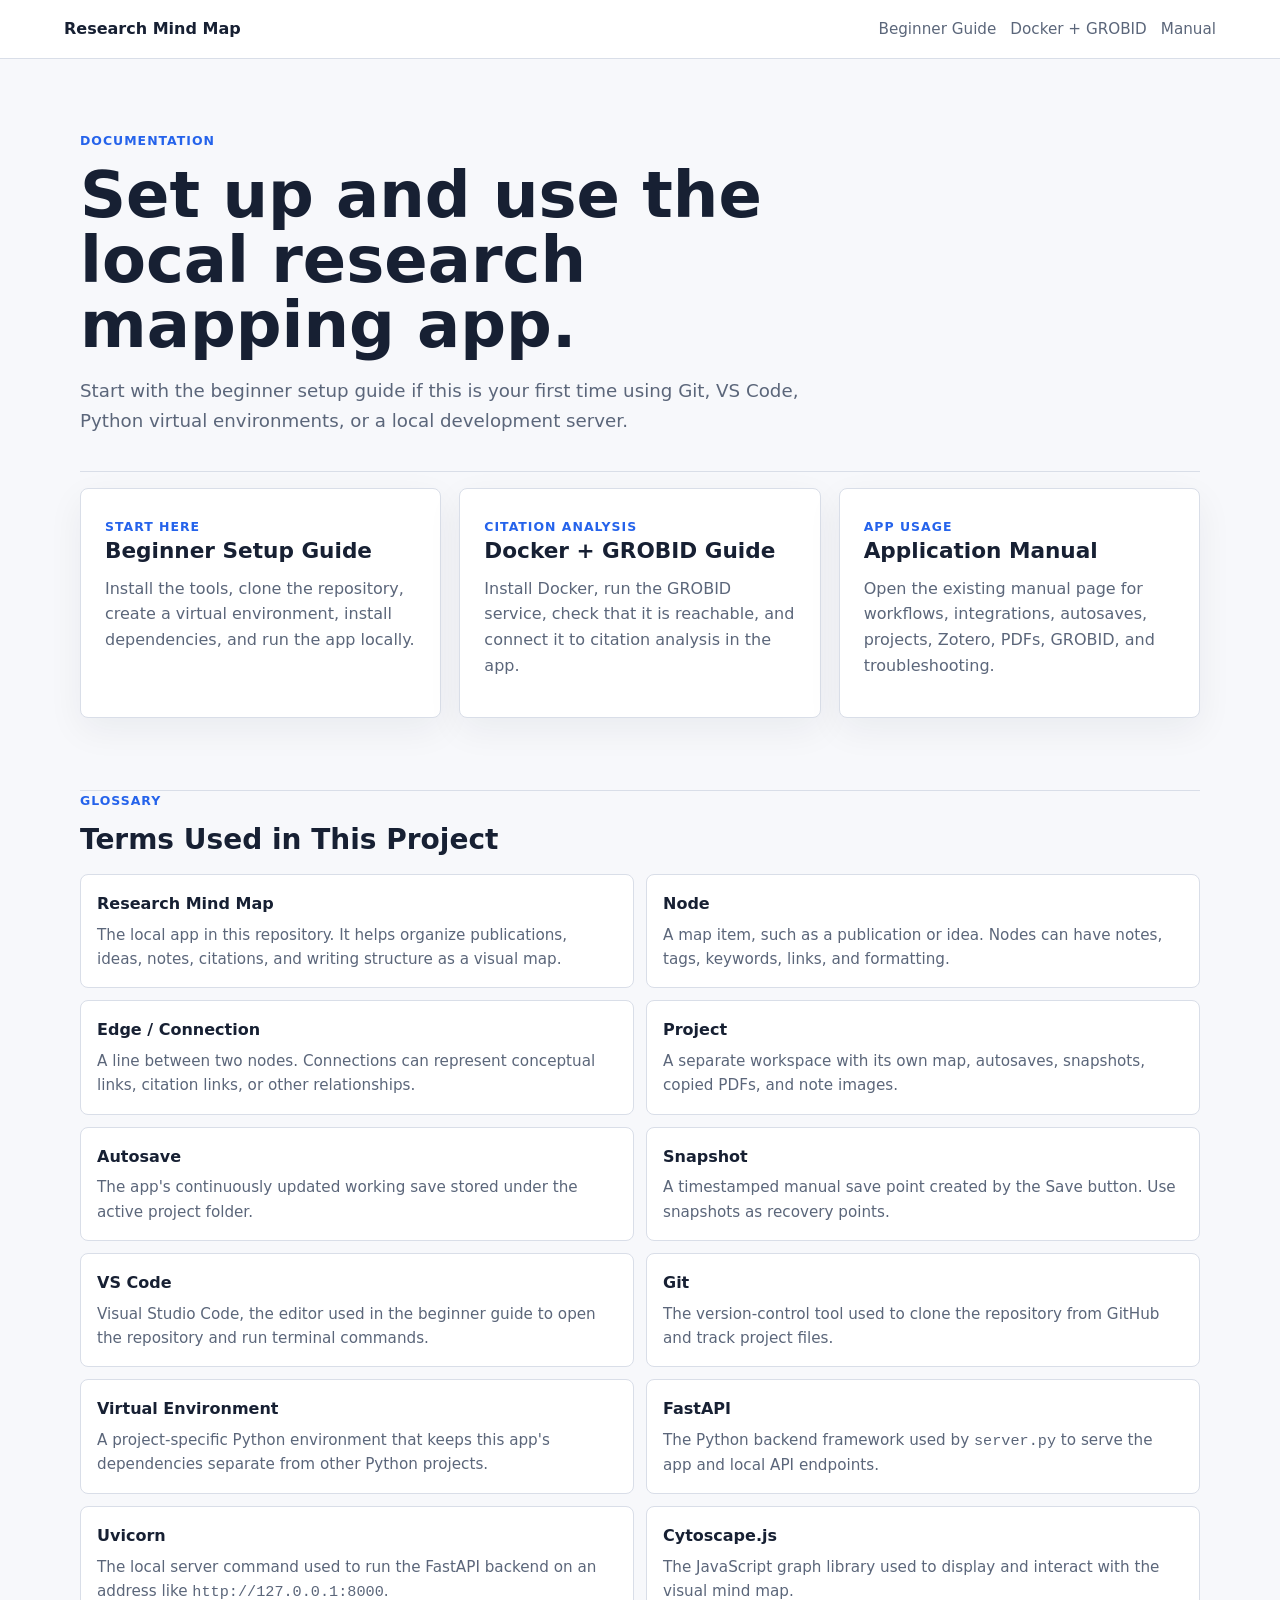
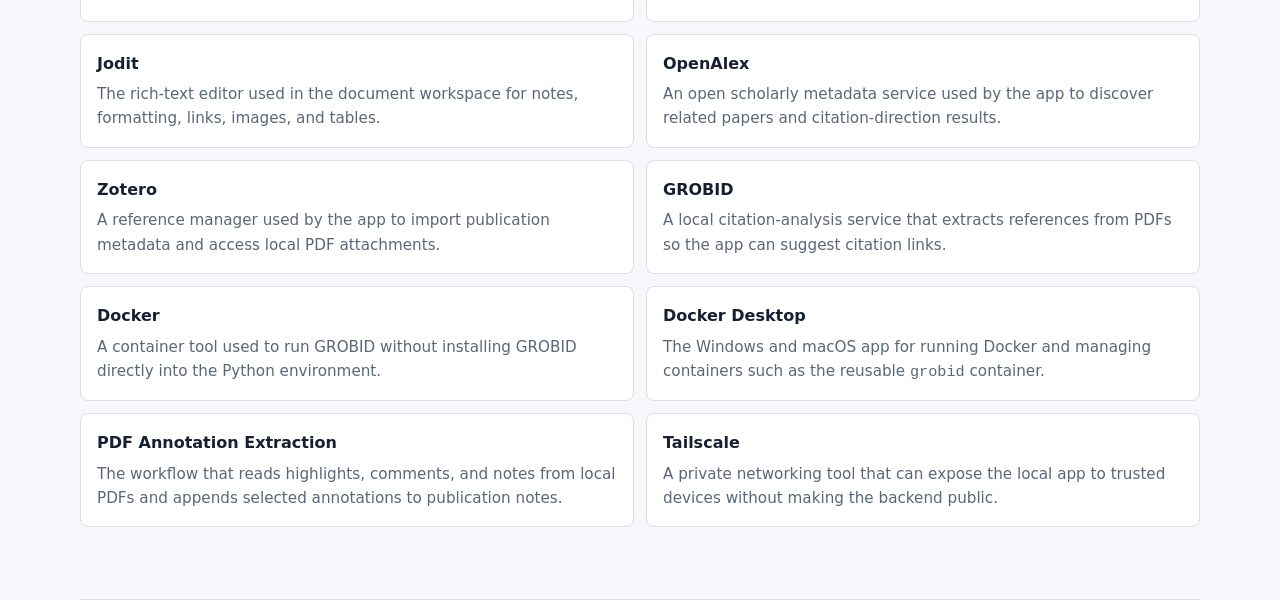
<file: docs/index.html>
<!doctype html>
<html lang="en">
<head>
  <meta charset="utf-8">
  <meta name="viewport" content="width=device-width, initial-scale=1">
  <title>Research Mind Map Documentation</title>
  <link rel="stylesheet" href="style.css">
</head>
<body>
  <header class="site-header">
    <a class="brand" href="index.html">Research Mind Map</a>
    <nav aria-label="Documentation navigation">
      <a href="beginner-guide.html">Beginner Guide</a>
      <a href="grobid-docker-guide.html">Docker + GROBID</a>
      <a href="manual.html">Manual</a>
    </nav>
  </header>

  <main>
    <section class="hero">
      <div>
        <p class="eyebrow">Documentation</p>
        <h1>Set up and use the local research mapping app.</h1>
        <p class="lead">Start with the beginner setup guide if this is your first time using Git, VS Code, Python virtual environments, or a local development server.</p>
      </div>
    </section>

    <section class="path-grid" aria-label="Documentation paths">
      <a class="path-card" href="beginner-guide.html">
        <span class="card-kicker">Start Here</span>
        <h2>Beginner Setup Guide</h2>
        <p>Install the tools, clone the repository, create a virtual environment, install dependencies, and run the app locally.</p>
      </a>

      <a class="path-card" href="grobid-docker-guide.html">
        <span class="card-kicker">Citation Analysis</span>
        <h2>Docker + GROBID Guide</h2>
        <p>Install Docker, run the GROBID service, check that it is reachable, and connect it to citation analysis in the app.</p>
      </a>

      <a class="path-card" href="manual.html">
        <span class="card-kicker">App Usage</span>
        <h2>Application Manual</h2>
        <p>Open the existing manual page for workflows, integrations, autosaves, projects, Zotero, PDFs, GROBID, and troubleshooting.</p>
      </a>
    </section>

    <section class="glossary" aria-labelledby="glossary-title">
      <div class="section-heading">
        <p class="eyebrow">Glossary</p>
        <h2 id="glossary-title">Terms Used in This Project</h2>
      </div>

      <dl class="glossary-grid">
        <div>
          <dt>Research Mind Map</dt>
          <dd>The local app in this repository. It helps organize publications, ideas, notes, citations, and writing structure as a visual map.</dd>
        </div>
        <div>
          <dt>Node</dt>
          <dd>A map item, such as a publication or idea. Nodes can have notes, tags, keywords, links, and formatting.</dd>
        </div>
        <div>
          <dt>Edge / Connection</dt>
          <dd>A line between two nodes. Connections can represent conceptual links, citation links, or other relationships.</dd>
        </div>
        <div>
          <dt>Project</dt>
          <dd>A separate workspace with its own map, autosaves, snapshots, copied PDFs, and note images.</dd>
        </div>
        <div>
          <dt>Autosave</dt>
          <dd>The app's continuously updated working save stored under the active project folder.</dd>
        </div>
        <div>
          <dt>Snapshot</dt>
          <dd>A timestamped manual save point created by the Save button. Use snapshots as recovery points.</dd>
        </div>
        <div>
          <dt>VS Code</dt>
          <dd>Visual Studio Code, the editor used in the beginner guide to open the repository and run terminal commands.</dd>
        </div>
        <div>
          <dt>Git</dt>
          <dd>The version-control tool used to clone the repository from GitHub and track project files.</dd>
        </div>
        <div>
          <dt>Virtual Environment</dt>
          <dd>A project-specific Python environment that keeps this app's dependencies separate from other Python projects.</dd>
        </div>
        <div>
          <dt>FastAPI</dt>
          <dd>The Python backend framework used by <code>server.py</code> to serve the app and local API endpoints.</dd>
        </div>
        <div>
          <dt>Uvicorn</dt>
          <dd>The local server command used to run the FastAPI backend on an address like <code>http://127.0.0.1:8000</code>.</dd>
        </div>
        <div>
          <dt>Cytoscape.js</dt>
          <dd>The JavaScript graph library used to display and interact with the visual mind map.</dd>
        </div>
        <div>
          <dt>Jodit</dt>
          <dd>The rich-text editor used in the document workspace for notes, formatting, links, images, and tables.</dd>
        </div>
        <div>
          <dt>OpenAlex</dt>
          <dd>An open scholarly metadata service used by the app to discover related papers and citation-direction results.</dd>
        </div>
        <div>
          <dt>Zotero</dt>
          <dd>A reference manager used by the app to import publication metadata and access local PDF attachments.</dd>
        </div>
        <div>
          <dt>GROBID</dt>
          <dd>A local citation-analysis service that extracts references from PDFs so the app can suggest citation links.</dd>
        </div>
        <div>
          <dt>Docker</dt>
          <dd>A container tool used to run GROBID without installing GROBID directly into the Python environment.</dd>
        </div>
        <div>
          <dt>Docker Desktop</dt>
          <dd>The Windows and macOS app for running Docker and managing containers such as the reusable <code>grobid</code> container.</dd>
        </div>
        <div>
          <dt>PDF Annotation Extraction</dt>
          <dd>The workflow that reads highlights, comments, and notes from local PDFs and appends selected annotations to publication notes.</dd>
        </div>
        <div>
          <dt>Tailscale</dt>
          <dd>A private networking tool that can expose the local app to trusted devices without making the backend public.</dd>
        </div>
      </dl>
    </section>
  </main>
</body>
</html>
</file>
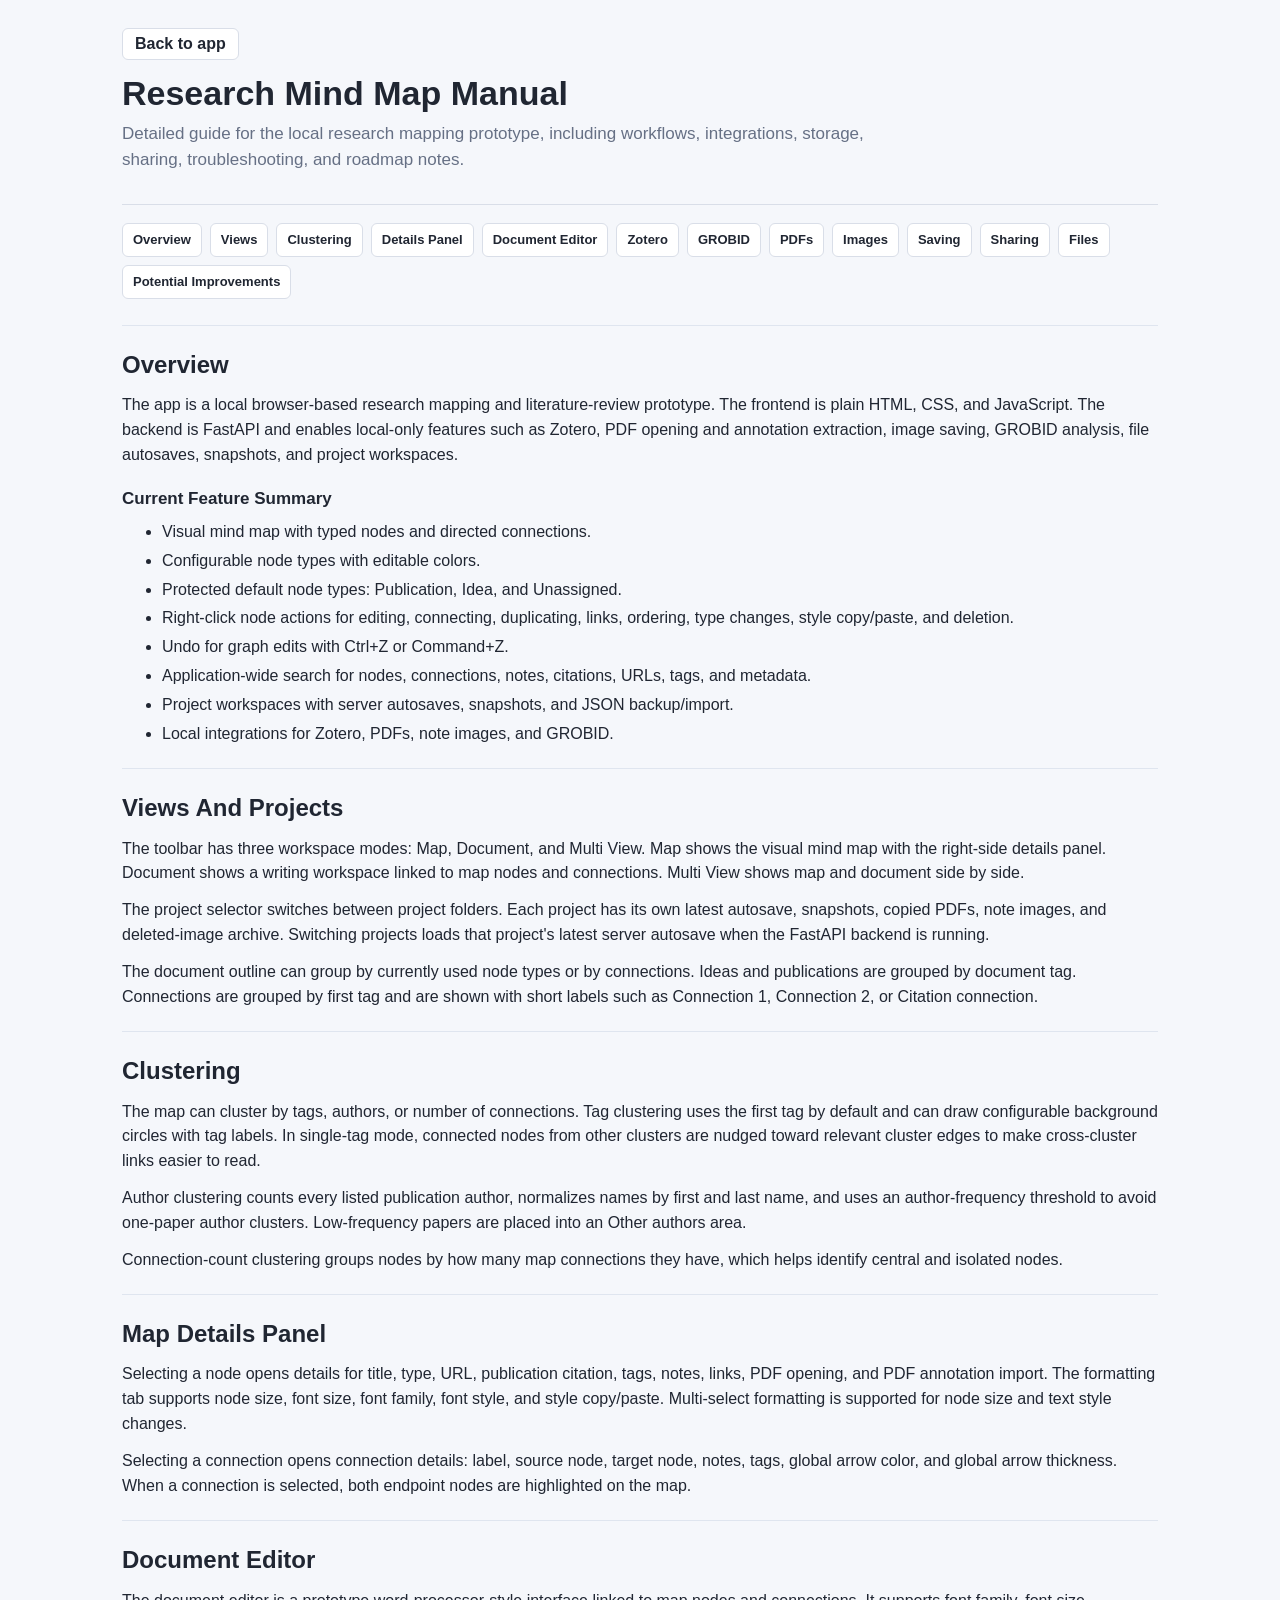
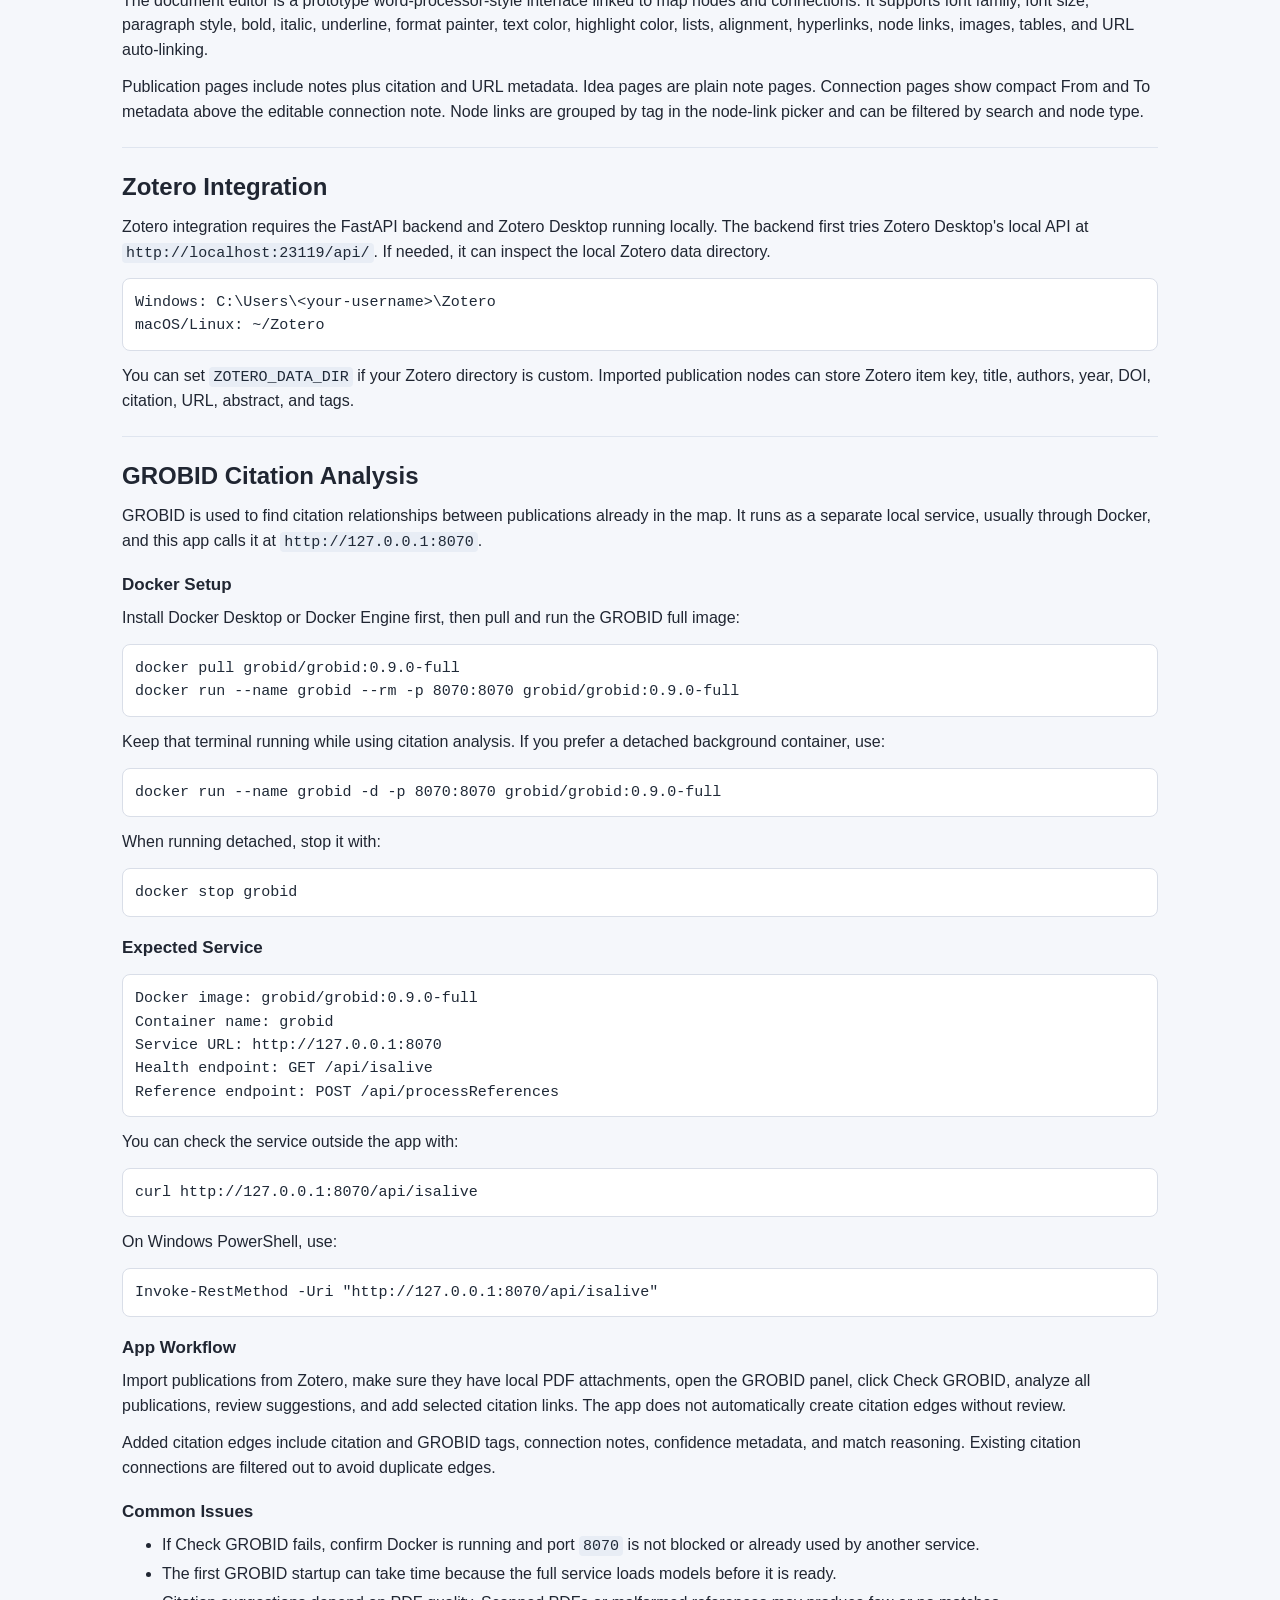
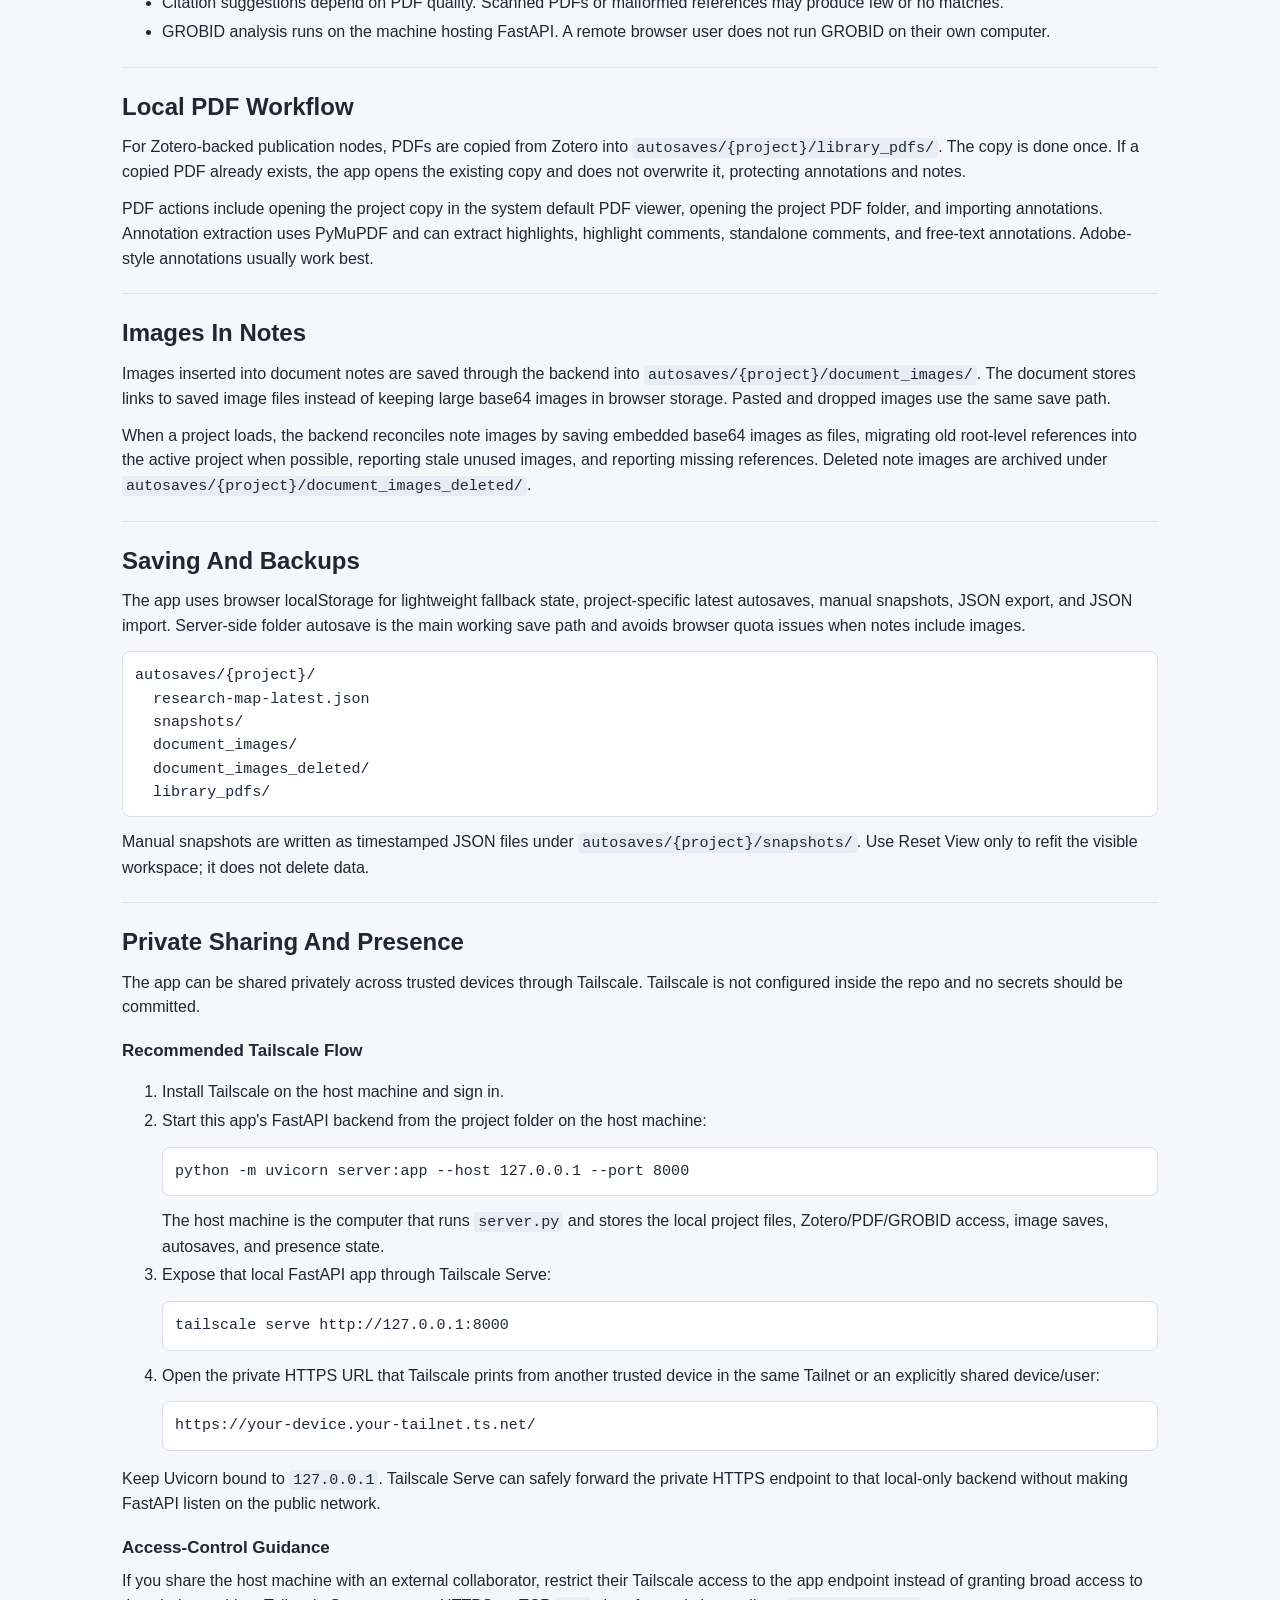
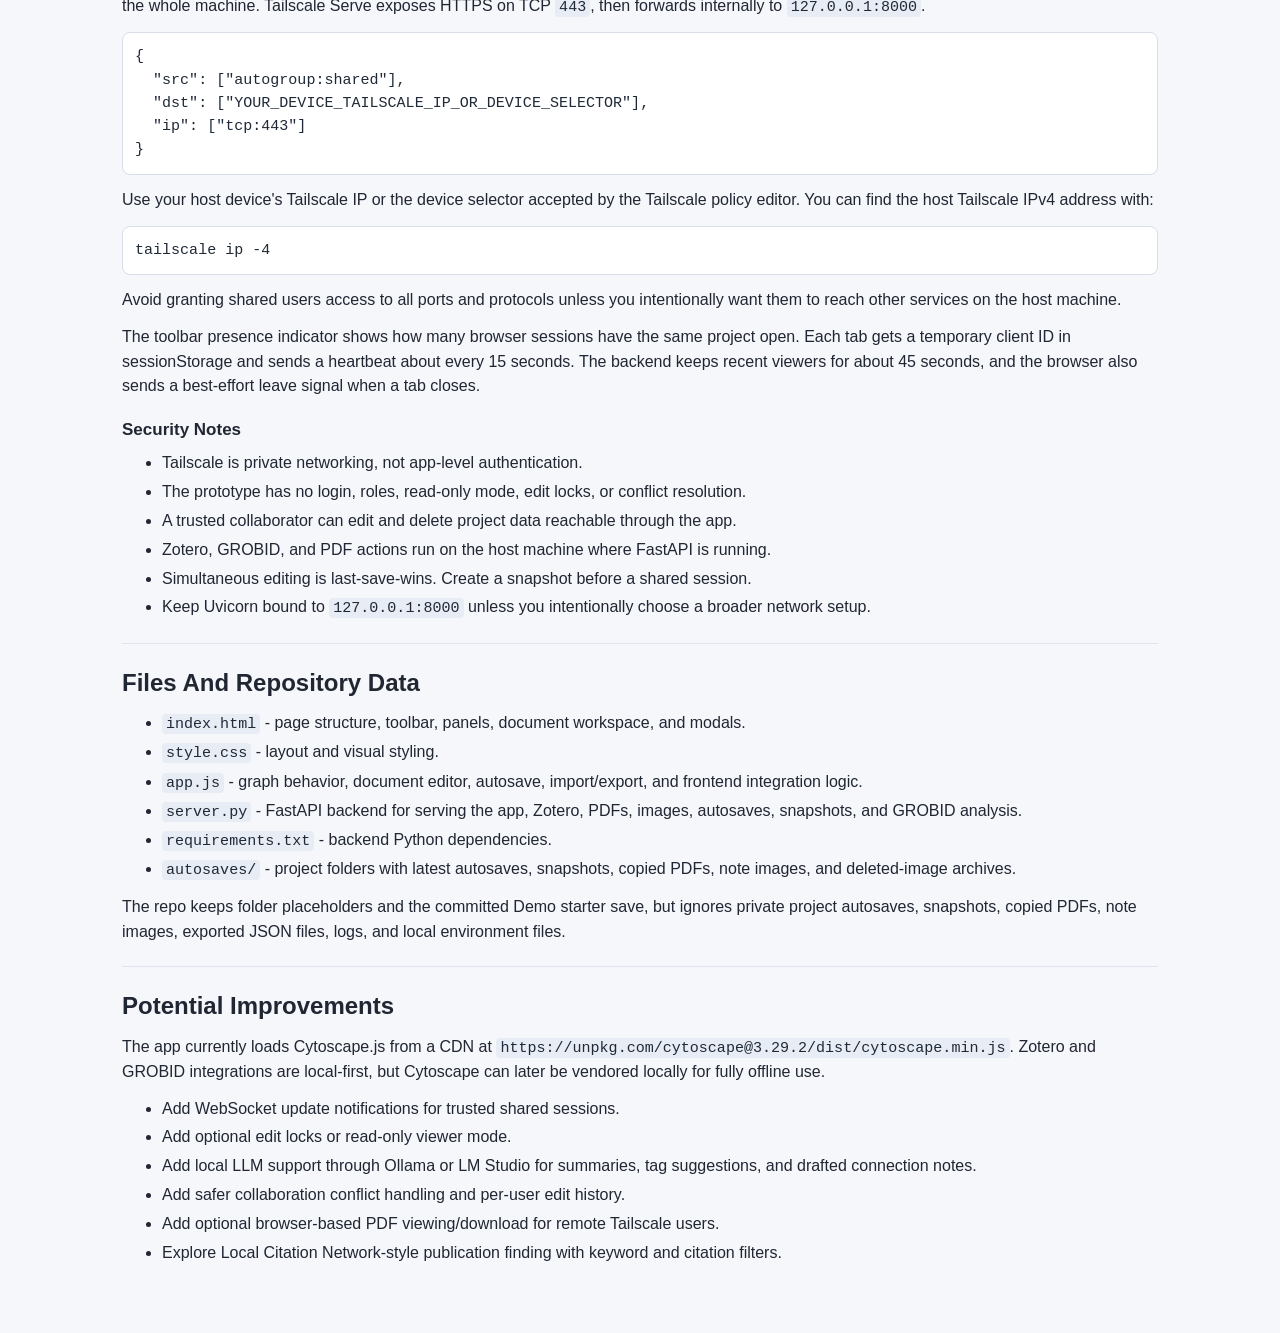
<file: about.html>
<!doctype html>
<html lang="en">
<head>
  <meta charset="utf-8">
  <meta name="viewport" content="width=device-width, initial-scale=1">
  <title>Research Mind Map Manual</title>
  <link rel="stylesheet" href="style.css?v=20260804-about-docs">
</head>
<body class="about-page">
  <main class="about-doc">
    <header class="about-hero">
      <a class="about-back-link" href="index.html">Back to app</a>
      <h1>Research Mind Map Manual</h1>
      <p>Detailed guide for the local research mapping prototype, including workflows, integrations, storage, sharing, troubleshooting, and roadmap notes.</p>
    </header>

    <nav class="about-toc" aria-label="Documentation sections">
      <a href="#overview">Overview</a>
      <a href="#views">Views</a>
      <a href="#clustering">Clustering</a>
      <a href="#details">Details Panel</a>
      <a href="#document-editor">Document Editor</a>
      <a href="#zotero">Zotero</a>
      <a href="#grobid">GROBID</a>
      <a href="#pdfs">PDFs</a>
      <a href="#images">Images</a>
      <a href="#saving">Saving</a>
      <a href="#sharing">Sharing</a>
      <a href="#files">Files</a>
      <a href="#roadmap">Potential Improvements</a>
    </nav>

    <section id="overview">
      <h2>Overview</h2>
      <p>The app is a local browser-based research mapping and literature-review prototype. The frontend is plain HTML, CSS, and JavaScript. The backend is FastAPI and enables local-only features such as Zotero, PDF opening and annotation extraction, image saving, GROBID analysis, file autosaves, snapshots, and project workspaces.</p>
      <h3>Current Feature Summary</h3>
      <ul>
        <li>Visual mind map with typed nodes and directed connections.</li>
        <li>Configurable node types with editable colors.</li>
        <li>Protected default node types: Publication, Idea, and Unassigned.</li>
        <li>Right-click node actions for editing, connecting, duplicating, links, ordering, type changes, style copy/paste, and deletion.</li>
        <li>Undo for graph edits with Ctrl+Z or Command+Z.</li>
        <li>Application-wide search for nodes, connections, notes, citations, URLs, tags, and metadata.</li>
        <li>Project workspaces with server autosaves, snapshots, and JSON backup/import.</li>
        <li>Local integrations for Zotero, PDFs, note images, and GROBID.</li>
      </ul>
    </section>

    <section id="views">
      <h2>Views And Projects</h2>
      <p>The toolbar has three workspace modes: Map, Document, and Multi View. Map shows the visual mind map with the right-side details panel. Document shows a writing workspace linked to map nodes and connections. Multi View shows map and document side by side.</p>
      <p>The project selector switches between project folders. Each project has its own latest autosave, snapshots, copied PDFs, note images, and deleted-image archive. Switching projects loads that project's latest server autosave when the FastAPI backend is running.</p>
      <p>The document outline can group by currently used node types or by connections. Ideas and publications are grouped by document tag. Connections are grouped by first tag and are shown with short labels such as Connection 1, Connection 2, or Citation connection.</p>
    </section>

    <section id="clustering">
      <h2>Clustering</h2>
      <p>The map can cluster by tags, authors, or number of connections. Tag clustering uses the first tag by default and can draw configurable background circles with tag labels. In single-tag mode, connected nodes from other clusters are nudged toward relevant cluster edges to make cross-cluster links easier to read.</p>
      <p>Author clustering counts every listed publication author, normalizes names by first and last name, and uses an author-frequency threshold to avoid one-paper author clusters. Low-frequency papers are placed into an Other authors area.</p>
      <p>Connection-count clustering groups nodes by how many map connections they have, which helps identify central and isolated nodes.</p>
    </section>

    <section id="details">
      <h2>Map Details Panel</h2>
      <p>Selecting a node opens details for title, type, URL, publication citation, tags, notes, links, PDF opening, and PDF annotation import. The formatting tab supports node size, font size, font family, font style, and style copy/paste. Multi-select formatting is supported for node size and text style changes.</p>
      <p>Selecting a connection opens connection details: label, source node, target node, notes, tags, global arrow color, and global arrow thickness. When a connection is selected, both endpoint nodes are highlighted on the map.</p>
    </section>

    <section id="document-editor">
      <h2>Document Editor</h2>
      <p>The document editor is a prototype word-processor-style interface linked to map nodes and connections. It supports font family, font size, paragraph style, bold, italic, underline, format painter, text color, highlight color, lists, alignment, hyperlinks, node links, images, tables, and URL auto-linking.</p>
      <p>Publication pages include notes plus citation and URL metadata. Idea pages are plain note pages. Connection pages show compact From and To metadata above the editable connection note. Node links are grouped by tag in the node-link picker and can be filtered by search and node type.</p>
    </section>

    <section id="zotero">
      <h2>Zotero Integration</h2>
      <p>Zotero integration requires the FastAPI backend and Zotero Desktop running locally. The backend first tries Zotero Desktop's local API at <code>http://localhost:23119/api/</code>. If needed, it can inspect the local Zotero data directory.</p>
      <pre><code>Windows: C:\Users\&lt;your-username&gt;\Zotero
macOS/Linux: ~/Zotero</code></pre>
      <p>You can set <code>ZOTERO_DATA_DIR</code> if your Zotero directory is custom. Imported publication nodes can store Zotero item key, title, authors, year, DOI, citation, URL, abstract, and tags.</p>
    </section>

    <section id="grobid">
      <h2>GROBID Citation Analysis</h2>
      <p>GROBID is used to find citation relationships between publications already in the map. It runs as a separate local service, usually through Docker, and this app calls it at <code>http://127.0.0.1:8070</code>.</p>
      <h3>Docker Setup</h3>
      <p>Install Docker Desktop or Docker Engine first, then pull and run the GROBID full image:</p>
      <pre><code>docker pull grobid/grobid:0.9.0-full
docker run --name grobid --rm -p 8070:8070 grobid/grobid:0.9.0-full</code></pre>
      <p>Keep that terminal running while using citation analysis. If you prefer a detached background container, use:</p>
      <pre><code>docker run --name grobid -d -p 8070:8070 grobid/grobid:0.9.0-full</code></pre>
      <p>When running detached, stop it with:</p>
      <pre><code>docker stop grobid</code></pre>
      <h3>Expected Service</h3>
      <pre><code>Docker image: grobid/grobid:0.9.0-full
Container name: grobid
Service URL: http://127.0.0.1:8070
Health endpoint: GET /api/isalive
Reference endpoint: POST /api/processReferences</code></pre>
      <p>You can check the service outside the app with:</p>
      <pre><code>curl http://127.0.0.1:8070/api/isalive</code></pre>
      <p>On Windows PowerShell, use:</p>
      <pre><code>Invoke-RestMethod -Uri "http://127.0.0.1:8070/api/isalive"</code></pre>
      <h3>App Workflow</h3>
      <p>Import publications from Zotero, make sure they have local PDF attachments, open the GROBID panel, click Check GROBID, analyze all publications, review suggestions, and add selected citation links. The app does not automatically create citation edges without review.</p>
      <p>Added citation edges include citation and GROBID tags, connection notes, confidence metadata, and match reasoning. Existing citation connections are filtered out to avoid duplicate edges.</p>
      <h3>Common Issues</h3>
      <ul>
        <li>If Check GROBID fails, confirm Docker is running and port <code>8070</code> is not blocked or already used by another service.</li>
        <li>The first GROBID startup can take time because the full service loads models before it is ready.</li>
        <li>Citation suggestions depend on PDF quality. Scanned PDFs or malformed references may produce few or no matches.</li>
        <li>GROBID analysis runs on the machine hosting FastAPI. A remote browser user does not run GROBID on their own computer.</li>
      </ul>
    </section>

    <section id="pdfs">
      <h2>Local PDF Workflow</h2>
      <p>For Zotero-backed publication nodes, PDFs are copied from Zotero into <code>autosaves/{project}/library_pdfs/</code>. The copy is done once. If a copied PDF already exists, the app opens the existing copy and does not overwrite it, protecting annotations and notes.</p>
      <p>PDF actions include opening the project copy in the system default PDF viewer, opening the project PDF folder, and importing annotations. Annotation extraction uses PyMuPDF and can extract highlights, highlight comments, standalone comments, and free-text annotations. Adobe-style annotations usually work best.</p>
    </section>

    <section id="images">
      <h2>Images In Notes</h2>
      <p>Images inserted into document notes are saved through the backend into <code>autosaves/{project}/document_images/</code>. The document stores links to saved image files instead of keeping large base64 images in browser storage. Pasted and dropped images use the same save path.</p>
      <p>When a project loads, the backend reconciles note images by saving embedded base64 images as files, migrating old root-level references into the active project when possible, reporting stale unused images, and reporting missing references. Deleted note images are archived under <code>autosaves/{project}/document_images_deleted/</code>.</p>
    </section>

    <section id="saving">
      <h2>Saving And Backups</h2>
      <p>The app uses browser localStorage for lightweight fallback state, project-specific latest autosaves, manual snapshots, JSON export, and JSON import. Server-side folder autosave is the main working save path and avoids browser quota issues when notes include images.</p>
      <pre><code>autosaves/{project}/
  research-map-latest.json
  snapshots/
  document_images/
  document_images_deleted/
  library_pdfs/</code></pre>
      <p>Manual snapshots are written as timestamped JSON files under <code>autosaves/{project}/snapshots/</code>. Use Reset View only to refit the visible workspace; it does not delete data.</p>
    </section>

    <section id="sharing">
      <h2>Private Sharing And Presence</h2>
      <p>The app can be shared privately across trusted devices through Tailscale. Tailscale is not configured inside the repo and no secrets should be committed.</p>
      <h3>Recommended Tailscale Flow</h3>
      <ol>
        <li>Install Tailscale on the host machine and sign in.</li>
        <li>Start this app's FastAPI backend from the project folder on the host machine:
          <pre><code>python -m uvicorn server:app --host 127.0.0.1 --port 8000</code></pre>
          The host machine is the computer that runs <code>server.py</code> and stores the local project files, Zotero/PDF/GROBID access, image saves, autosaves, and presence state.
        </li>
        <li>Expose that local FastAPI app through Tailscale Serve:
          <pre><code>tailscale serve http://127.0.0.1:8000</code></pre>
        </li>
        <li>Open the private HTTPS URL that Tailscale prints from another trusted device in the same Tailnet or an explicitly shared device/user:
          <pre><code>https://your-device.your-tailnet.ts.net/</code></pre>
        </li>
      </ol>
      <p>Keep Uvicorn bound to <code>127.0.0.1</code>. Tailscale Serve can safely forward the private HTTPS endpoint to that local-only backend without making FastAPI listen on the public network.</p>
      <h3>Access-Control Guidance</h3>
      <p>If you share the host machine with an external collaborator, restrict their Tailscale access to the app endpoint instead of granting broad access to the whole machine. Tailscale Serve exposes HTTPS on TCP <code>443</code>, then forwards internally to <code>127.0.0.1:8000</code>.</p>
      <pre><code>{
  "src": ["autogroup:shared"],
  "dst": ["YOUR_DEVICE_TAILSCALE_IP_OR_DEVICE_SELECTOR"],
  "ip": ["tcp:443"]
}</code></pre>
      <p>Use your host device's Tailscale IP or the device selector accepted by the Tailscale policy editor. You can find the host Tailscale IPv4 address with:</p>
      <pre><code>tailscale ip -4</code></pre>
      <p>Avoid granting shared users access to all ports and protocols unless you intentionally want them to reach other services on the host machine.</p>
      <p>The toolbar presence indicator shows how many browser sessions have the same project open. Each tab gets a temporary client ID in sessionStorage and sends a heartbeat about every 15 seconds. The backend keeps recent viewers for about 45 seconds, and the browser also sends a best-effort leave signal when a tab closes.</p>
      <h3>Security Notes</h3>
      <ul>
        <li>Tailscale is private networking, not app-level authentication.</li>
        <li>The prototype has no login, roles, read-only mode, edit locks, or conflict resolution.</li>
        <li>A trusted collaborator can edit and delete project data reachable through the app.</li>
        <li>Zotero, GROBID, and PDF actions run on the host machine where FastAPI is running.</li>
        <li>Simultaneous editing is last-save-wins. Create a snapshot before a shared session.</li>
        <li>Keep Uvicorn bound to <code>127.0.0.1:8000</code> unless you intentionally choose a broader network setup.</li>
      </ul>
    </section>

    <section id="files">
      <h2>Files And Repository Data</h2>
      <ul>
        <li><code>index.html</code> - page structure, toolbar, panels, document workspace, and modals.</li>
        <li><code>style.css</code> - layout and visual styling.</li>
        <li><code>app.js</code> - graph behavior, document editor, autosave, import/export, and frontend integration logic.</li>
        <li><code>server.py</code> - FastAPI backend for serving the app, Zotero, PDFs, images, autosaves, snapshots, and GROBID analysis.</li>
        <li><code>requirements.txt</code> - backend Python dependencies.</li>
        <li><code>autosaves/</code> - project folders with latest autosaves, snapshots, copied PDFs, note images, and deleted-image archives.</li>
      </ul>
      <p>The repo keeps folder placeholders and the committed Demo starter save, but ignores private project autosaves, snapshots, copied PDFs, note images, exported JSON files, logs, and local environment files.</p>
    </section>

    <section id="roadmap">
      <h2>Potential Improvements</h2>
      <p>The app currently loads Cytoscape.js from a CDN at <code>https://unpkg.com/cytoscape@3.29.2/dist/cytoscape.min.js</code>. Zotero and GROBID integrations are local-first, but Cytoscape can later be vendored locally for fully offline use.</p>
      <ul>
        <li>Add WebSocket update notifications for trusted shared sessions.</li>
        <li>Add optional edit locks or read-only viewer mode.</li>
        <li>Add local LLM support through Ollama or LM Studio for summaries, tag suggestions, and drafted connection notes.</li>
        <li>Add safer collaboration conflict handling and per-user edit history.</li>
        <li>Add optional browser-based PDF viewing/download for remote Tailscale users.</li>
        <li>Explore Local Citation Network-style publication finding with keyword and citation filters.</li>
      </ul>
    </section>
  </main>
</body>
</html>
</file>
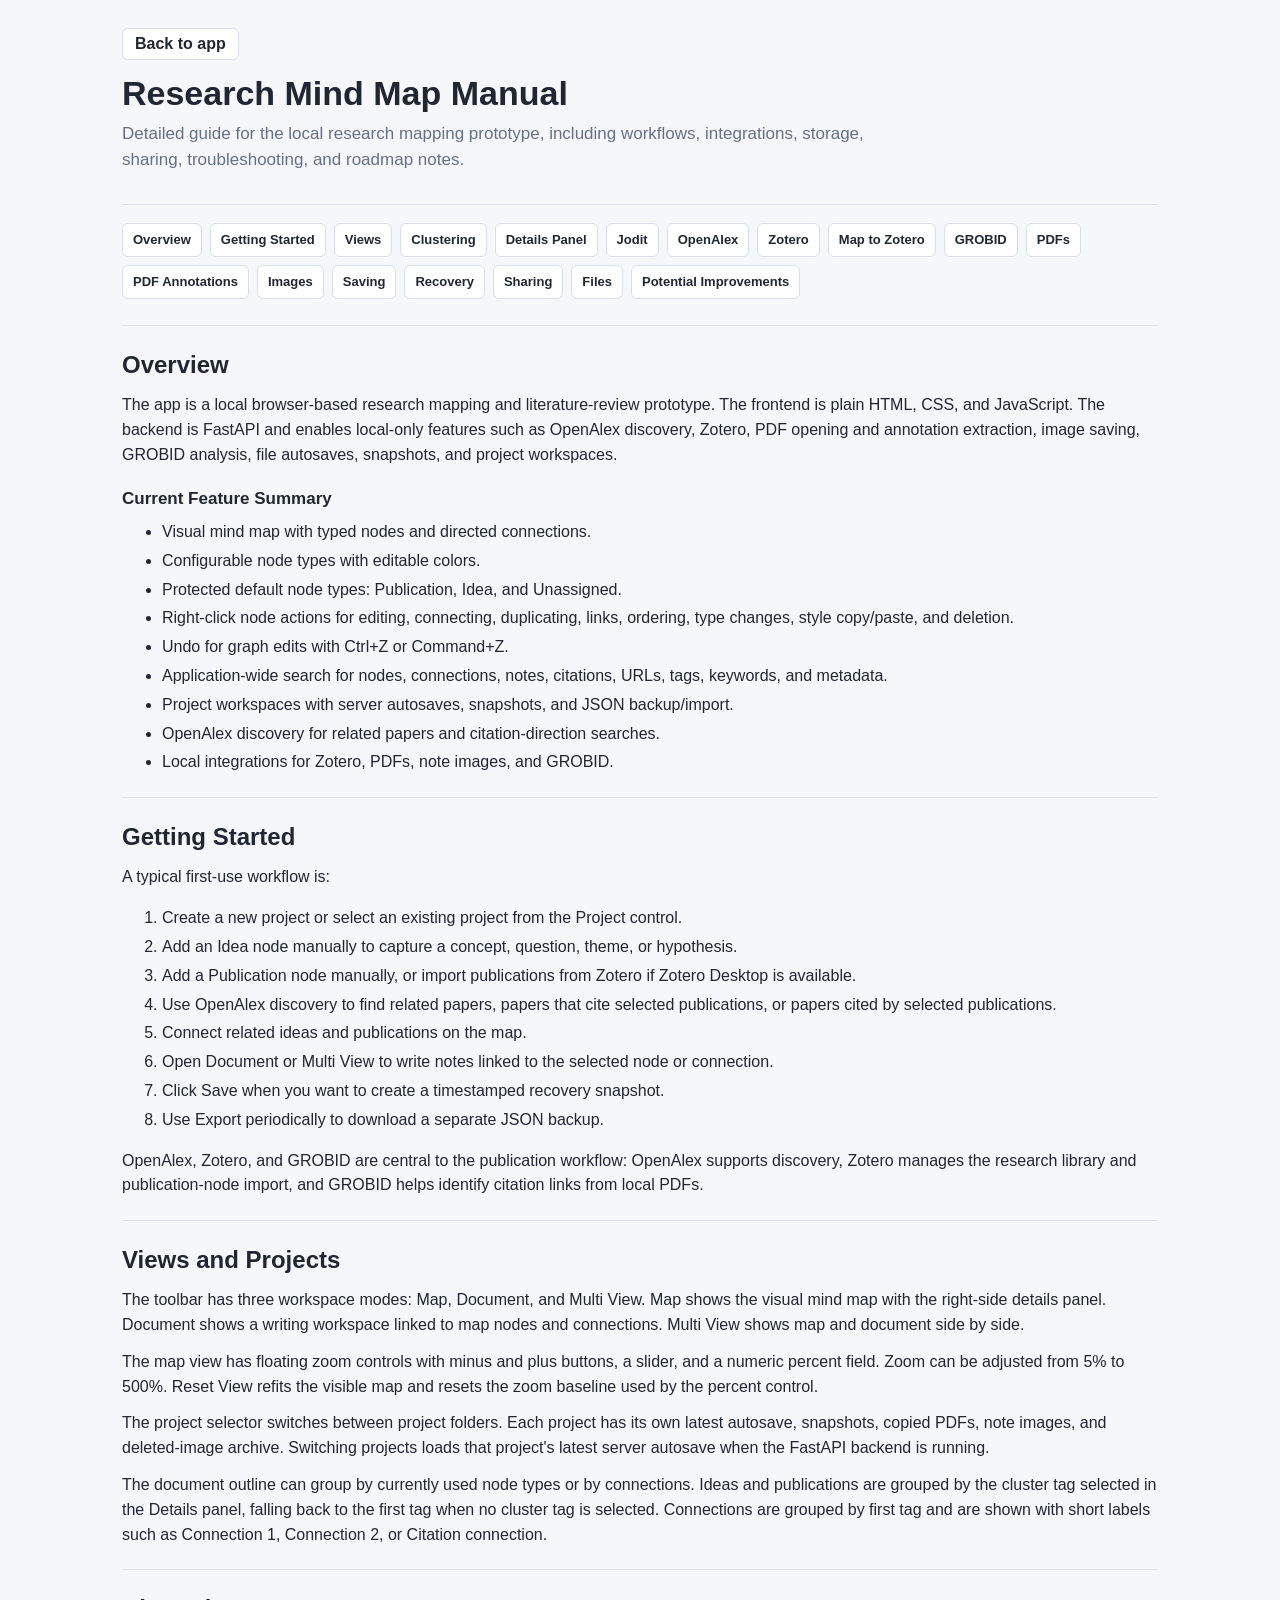
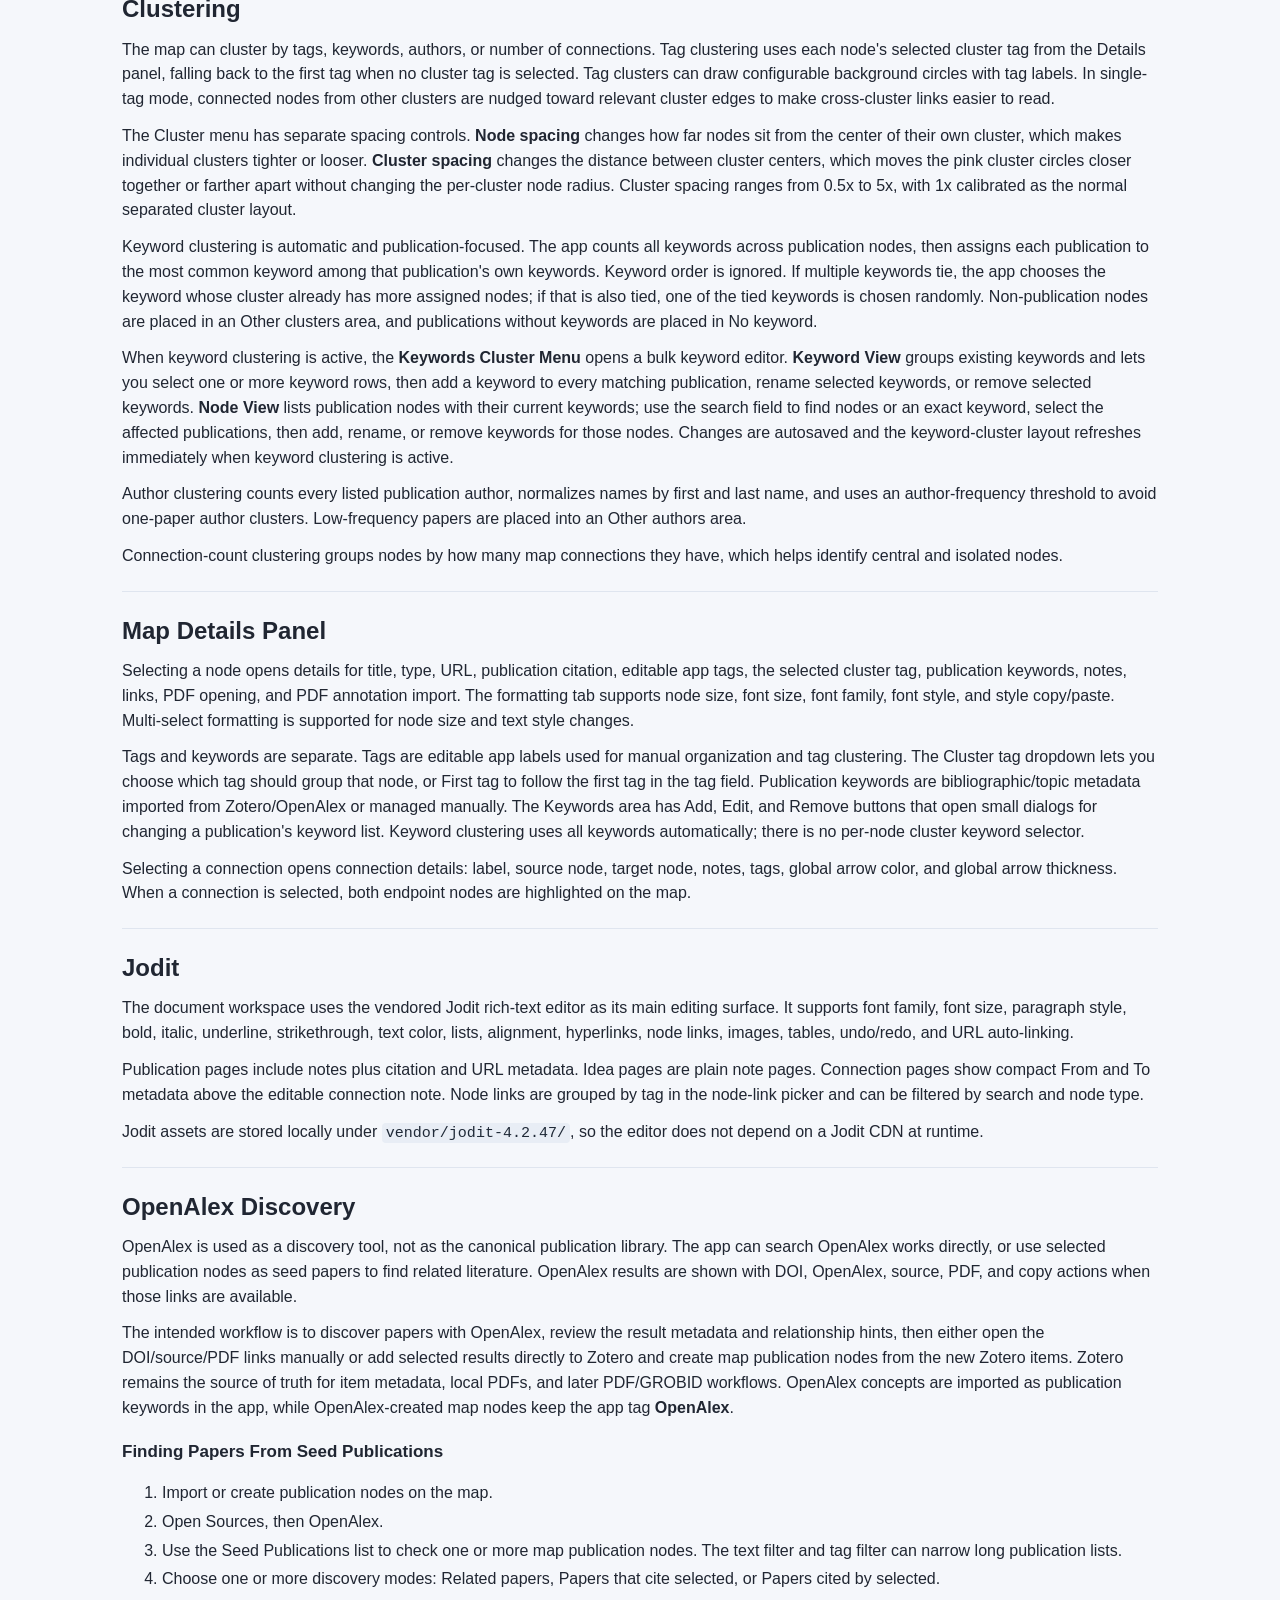
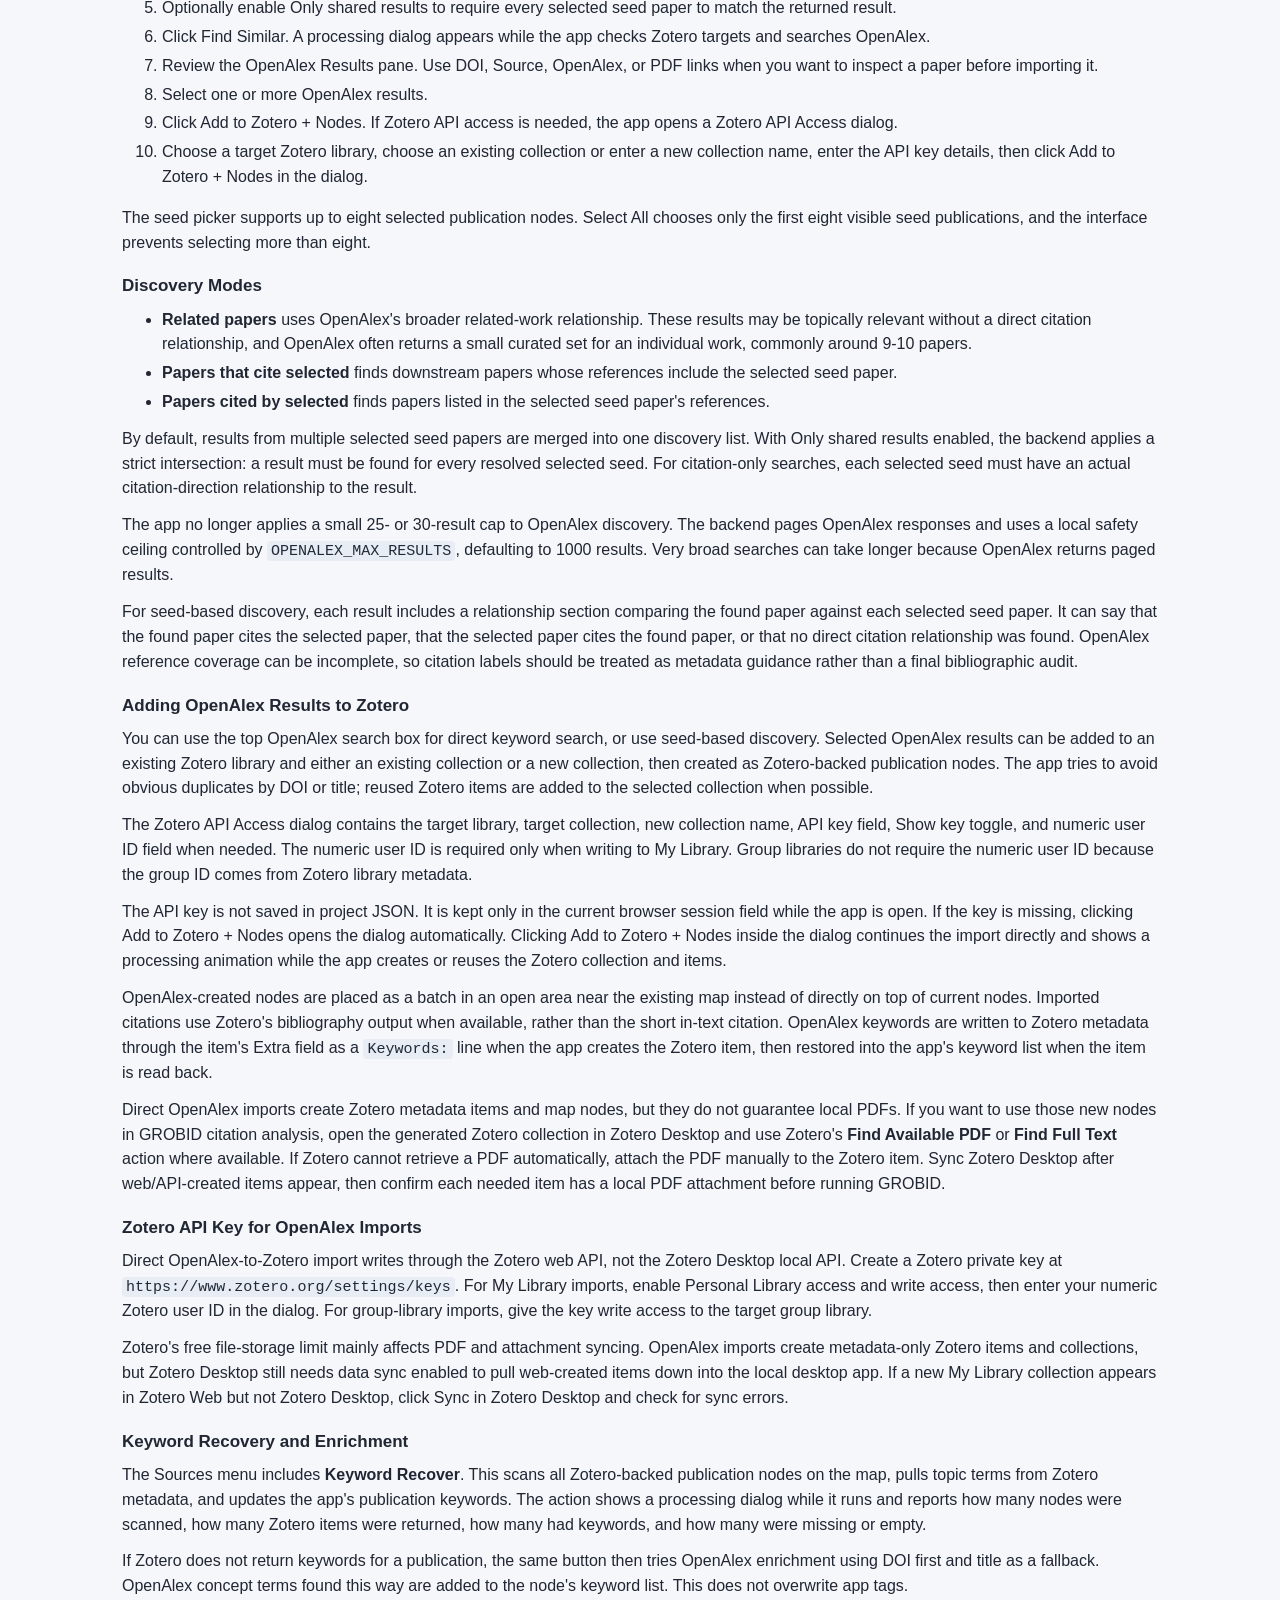
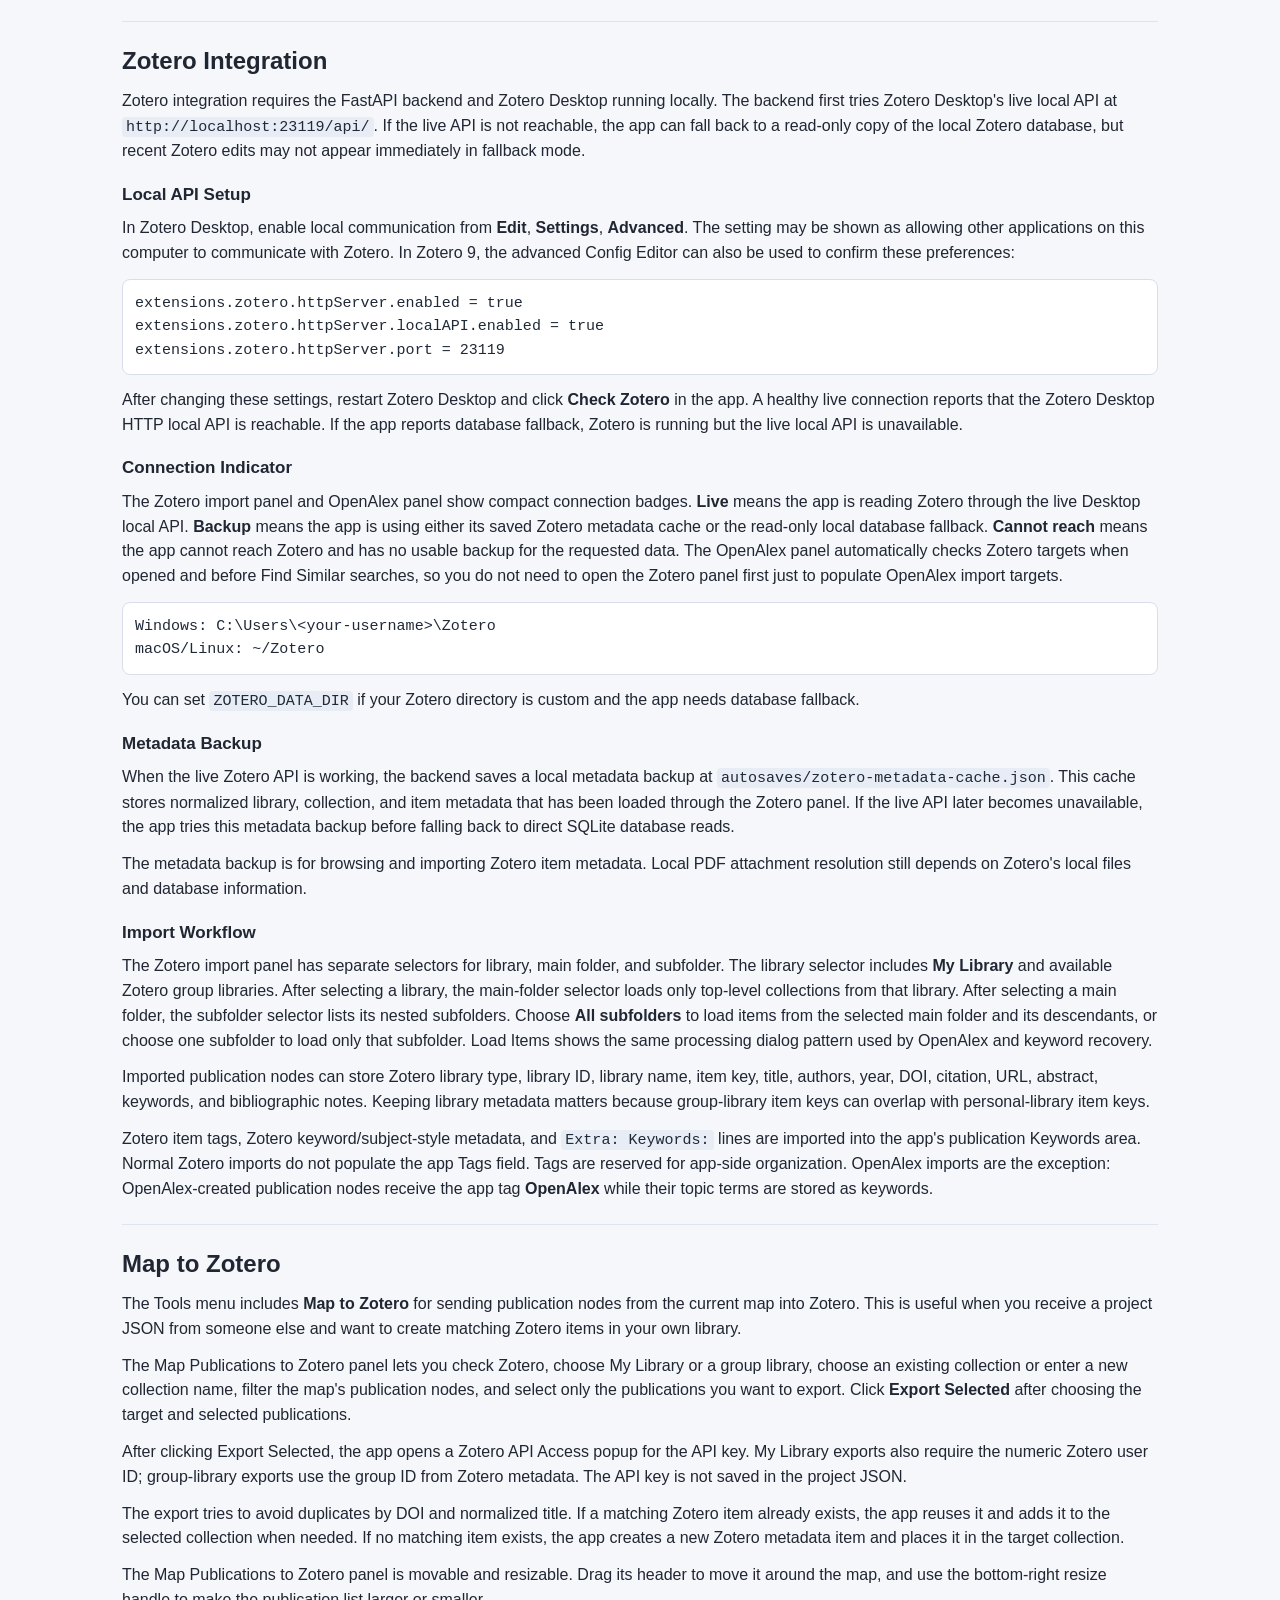
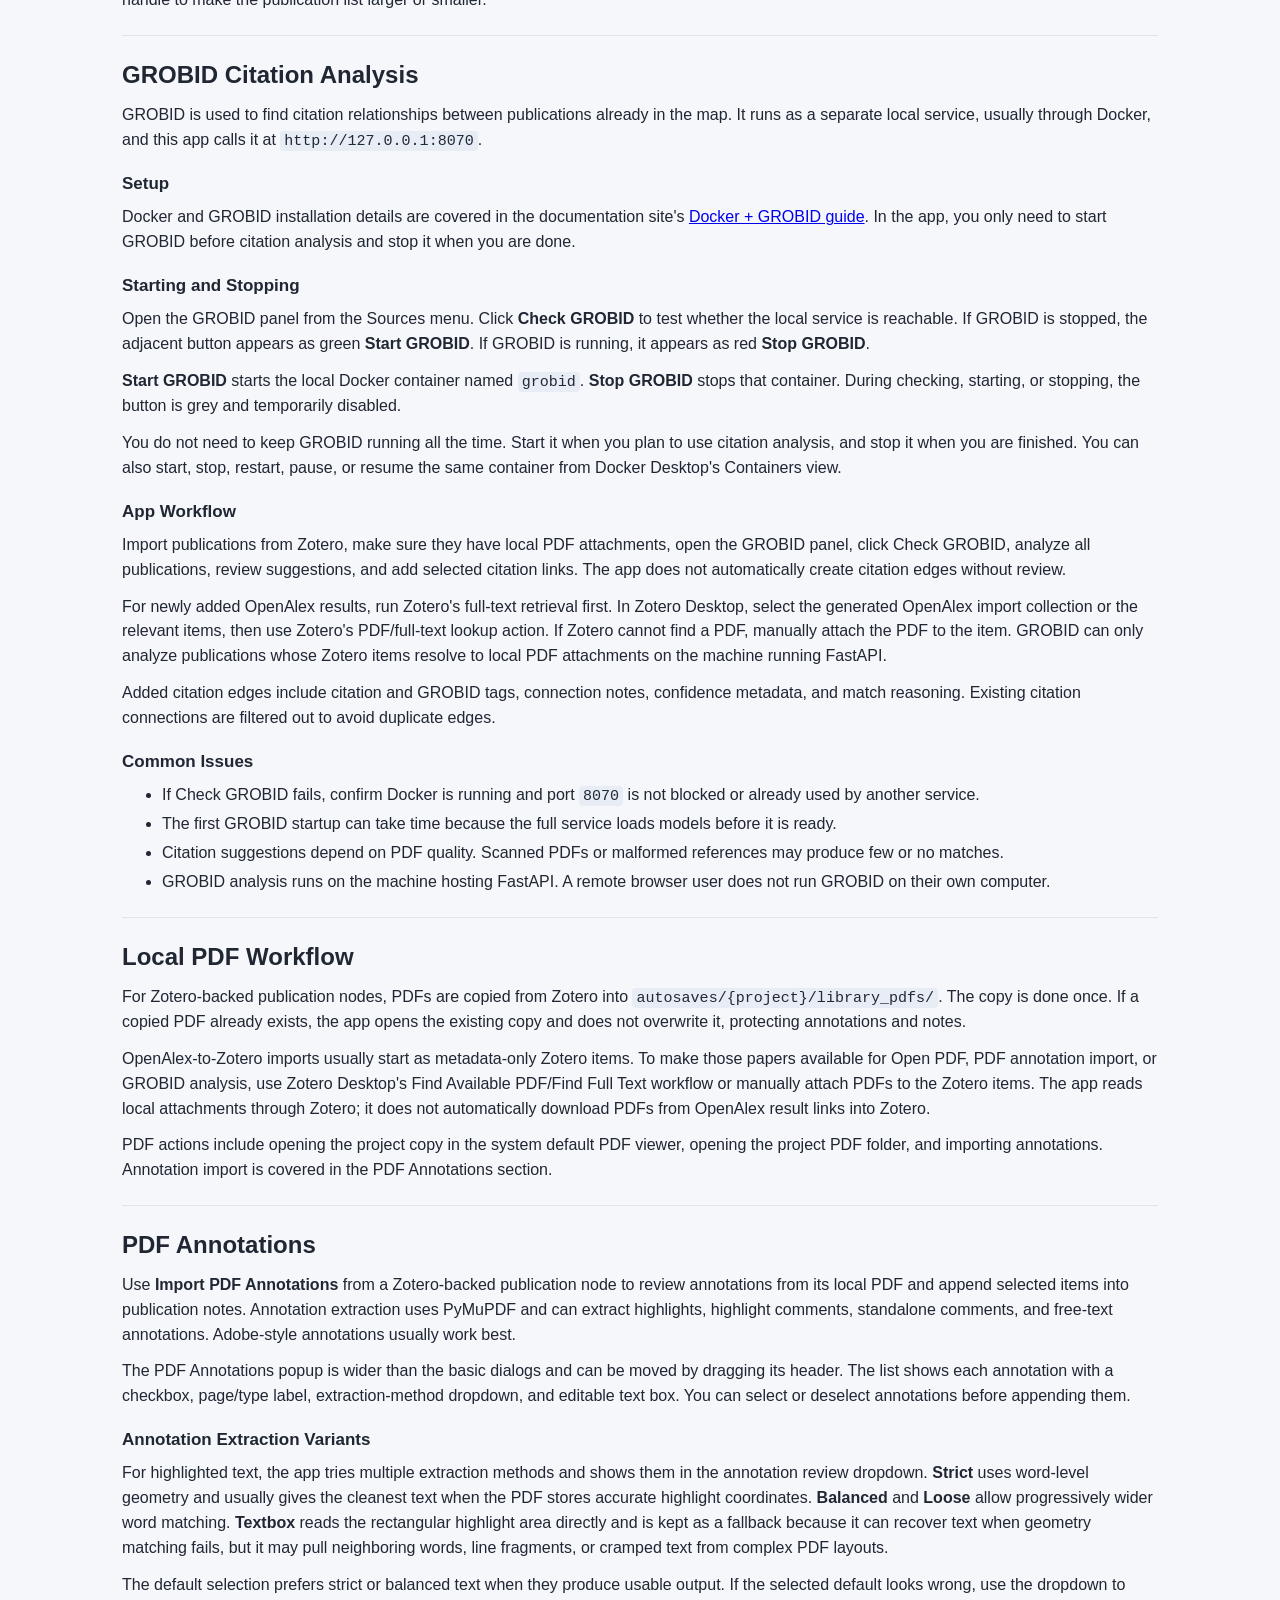
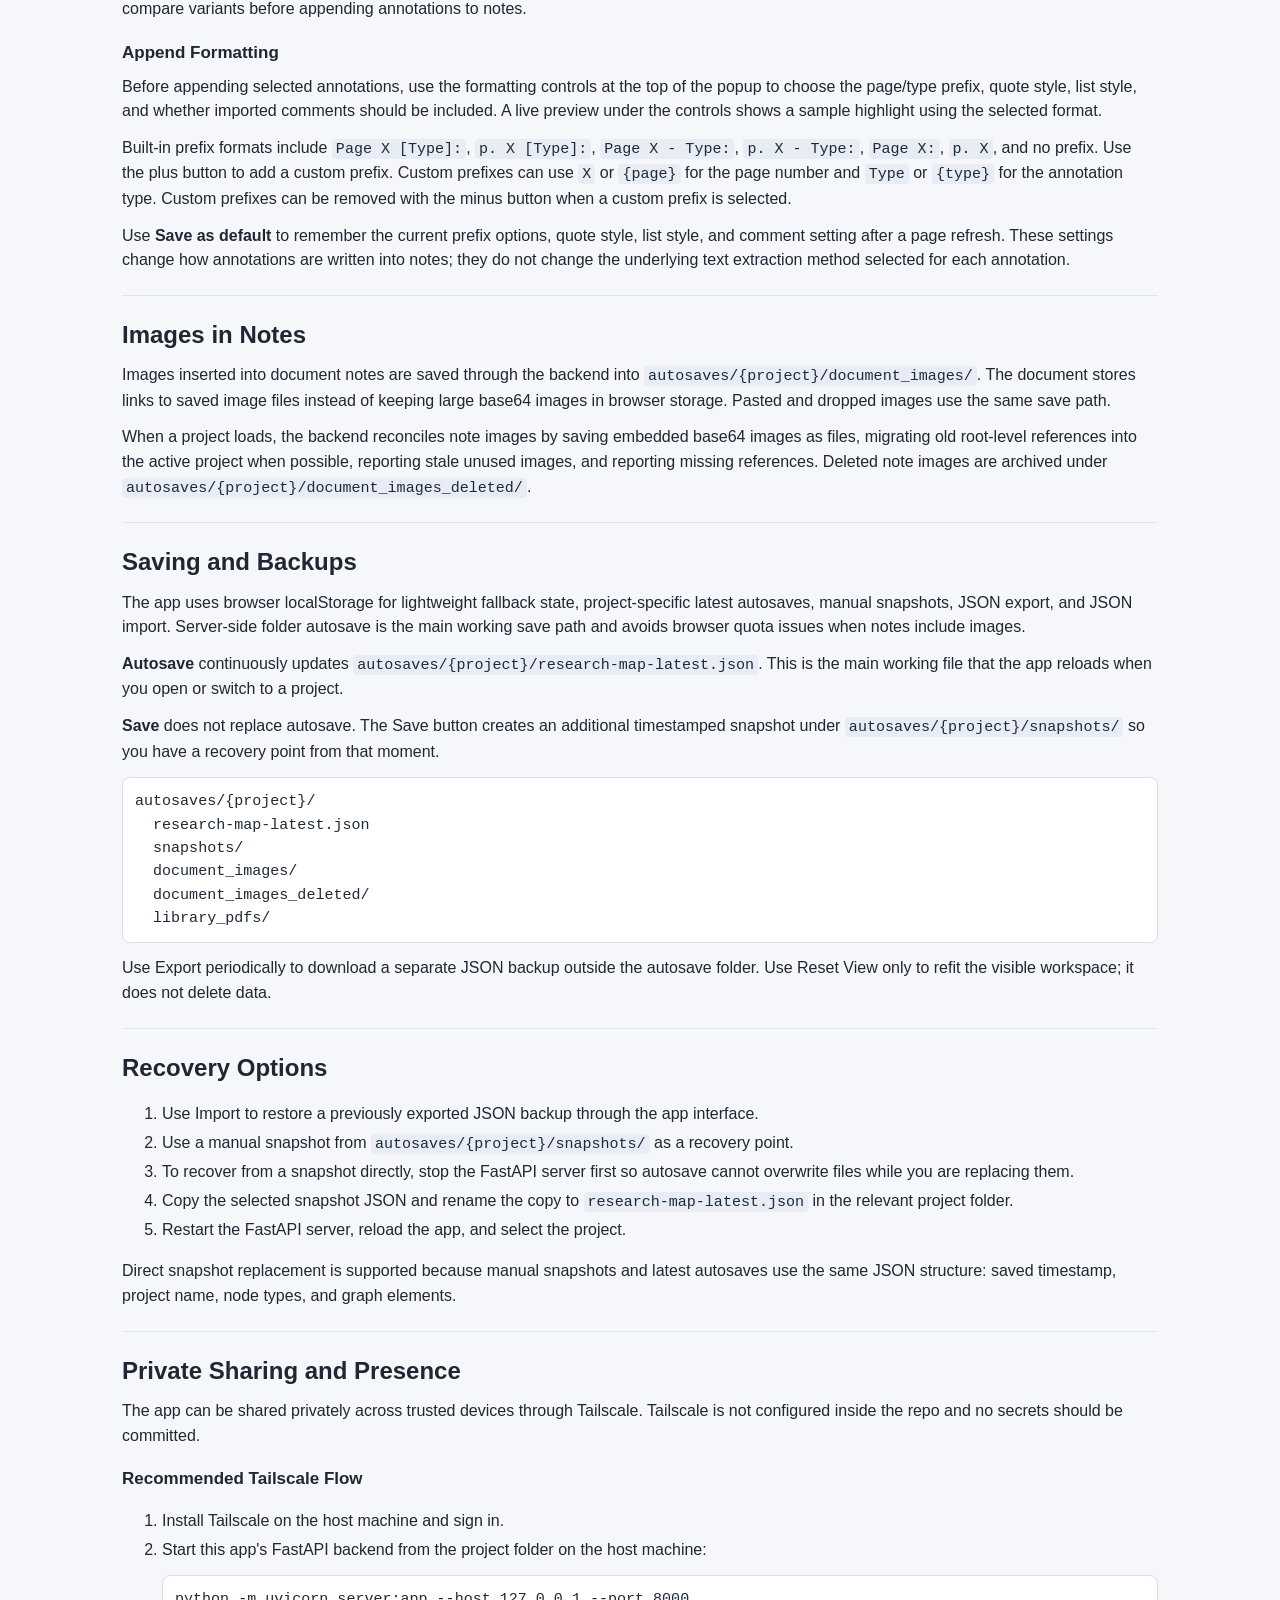
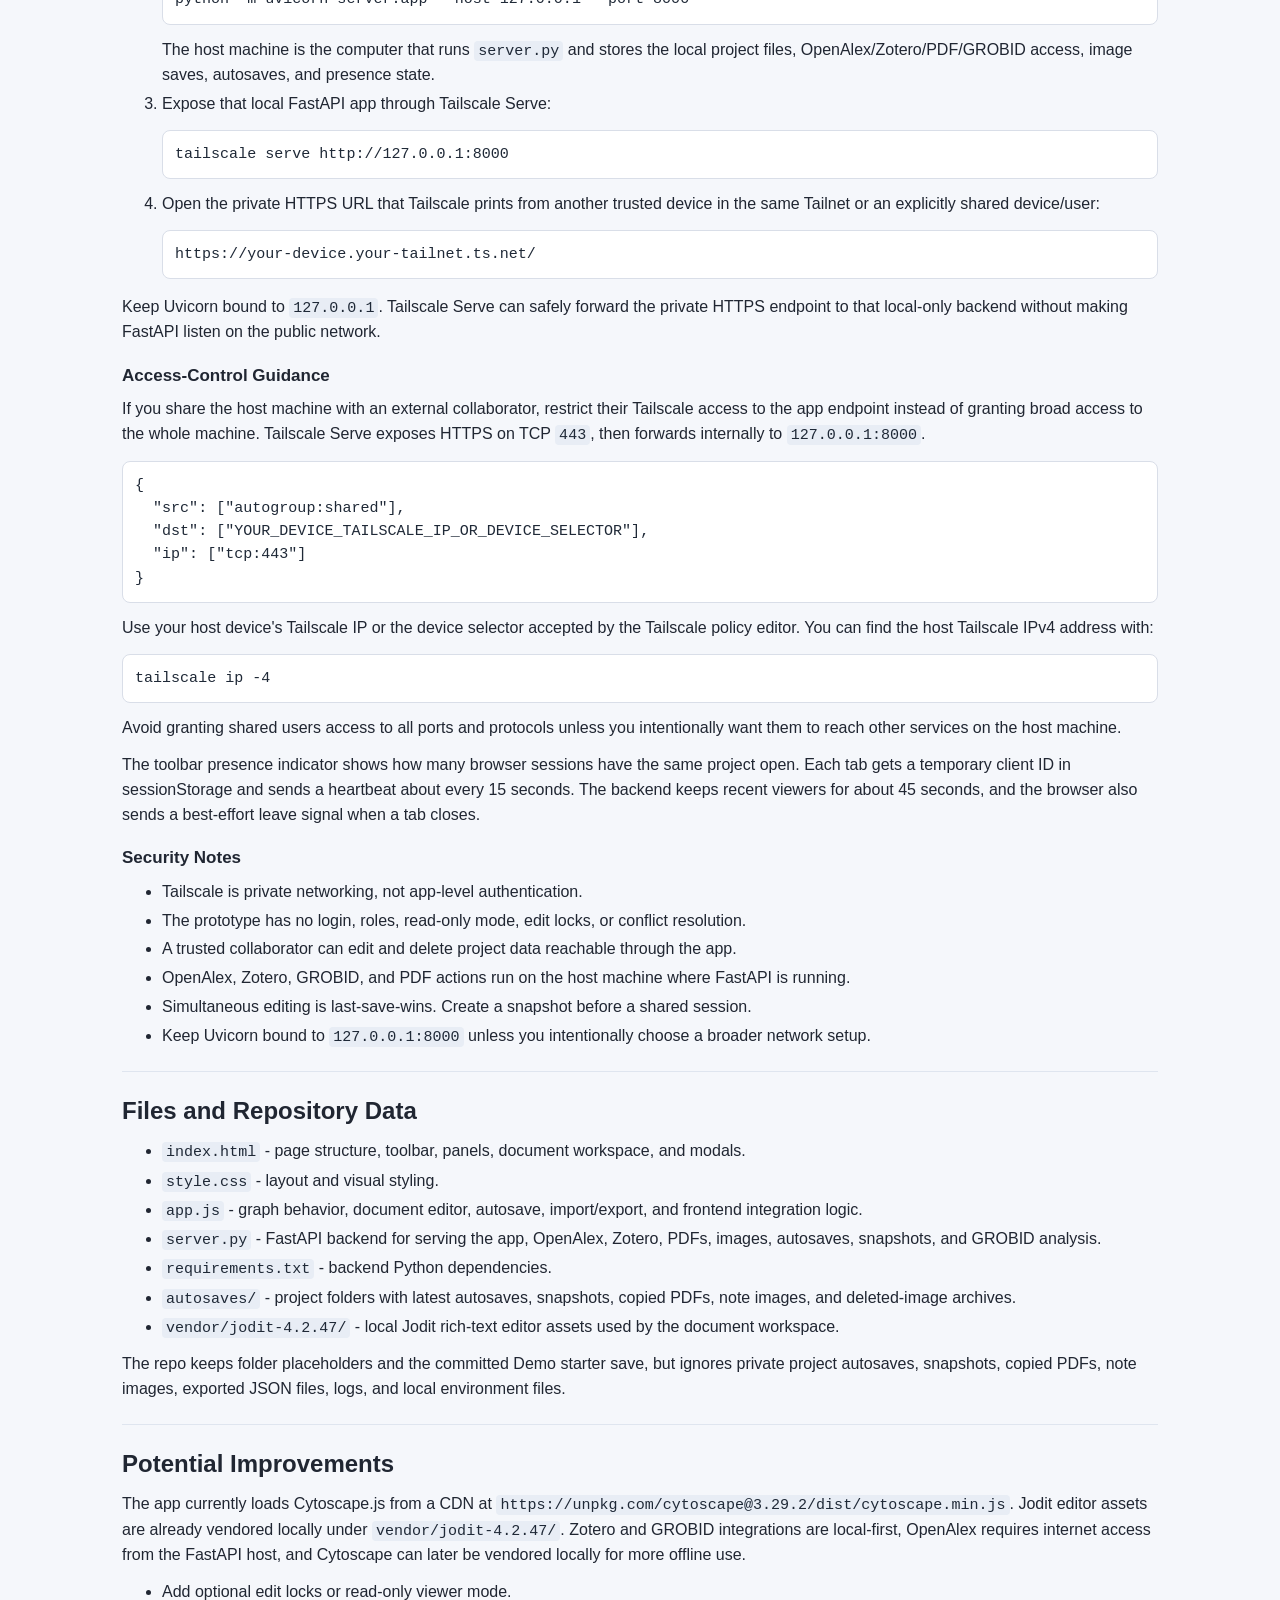
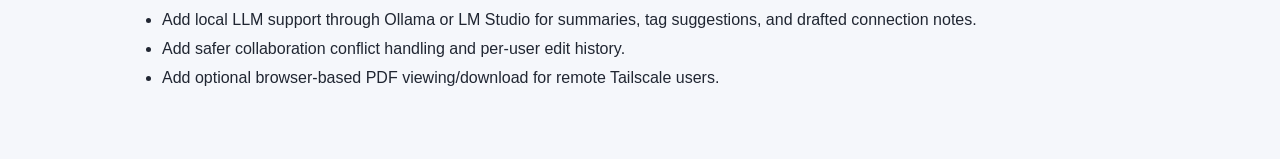
<file: manual.html>
<!doctype html>
<html lang="en">
<head>
  <meta charset="utf-8">
  <meta name="viewport" content="width=device-width, initial-scale=1">
  <title>Research Mind Map Manual</title>
  <link rel="stylesheet" href="style.css?v=20260804-about-docs">
</head>
<body class="about-page">
  <main class="about-doc">
    <header class="about-hero">
      <a class="about-back-link" href="index.html">Back to app</a>
      <h1>Research Mind Map Manual</h1>
      <p>Detailed guide for the local research mapping prototype, including workflows, integrations, storage, sharing, troubleshooting, and roadmap notes.</p>
    </header>

    <div id="manualContent">Loading manual...</div>
  </main>

  <script>
    fetch("docs/manual-content.html")
      .then((response) => {
        if (!response.ok) throw new Error("Could not load manual content.");
        return response.text();
      })
      .then((html) => {
        document.getElementById("manualContent").innerHTML = html;
        if (window.location.hash) {
          document.querySelector(window.location.hash)?.scrollIntoView();
        }
      })
      .catch((error) => {
        document.getElementById("manualContent").textContent = error.message;
      });
  </script>
</body>
</html>
</file>
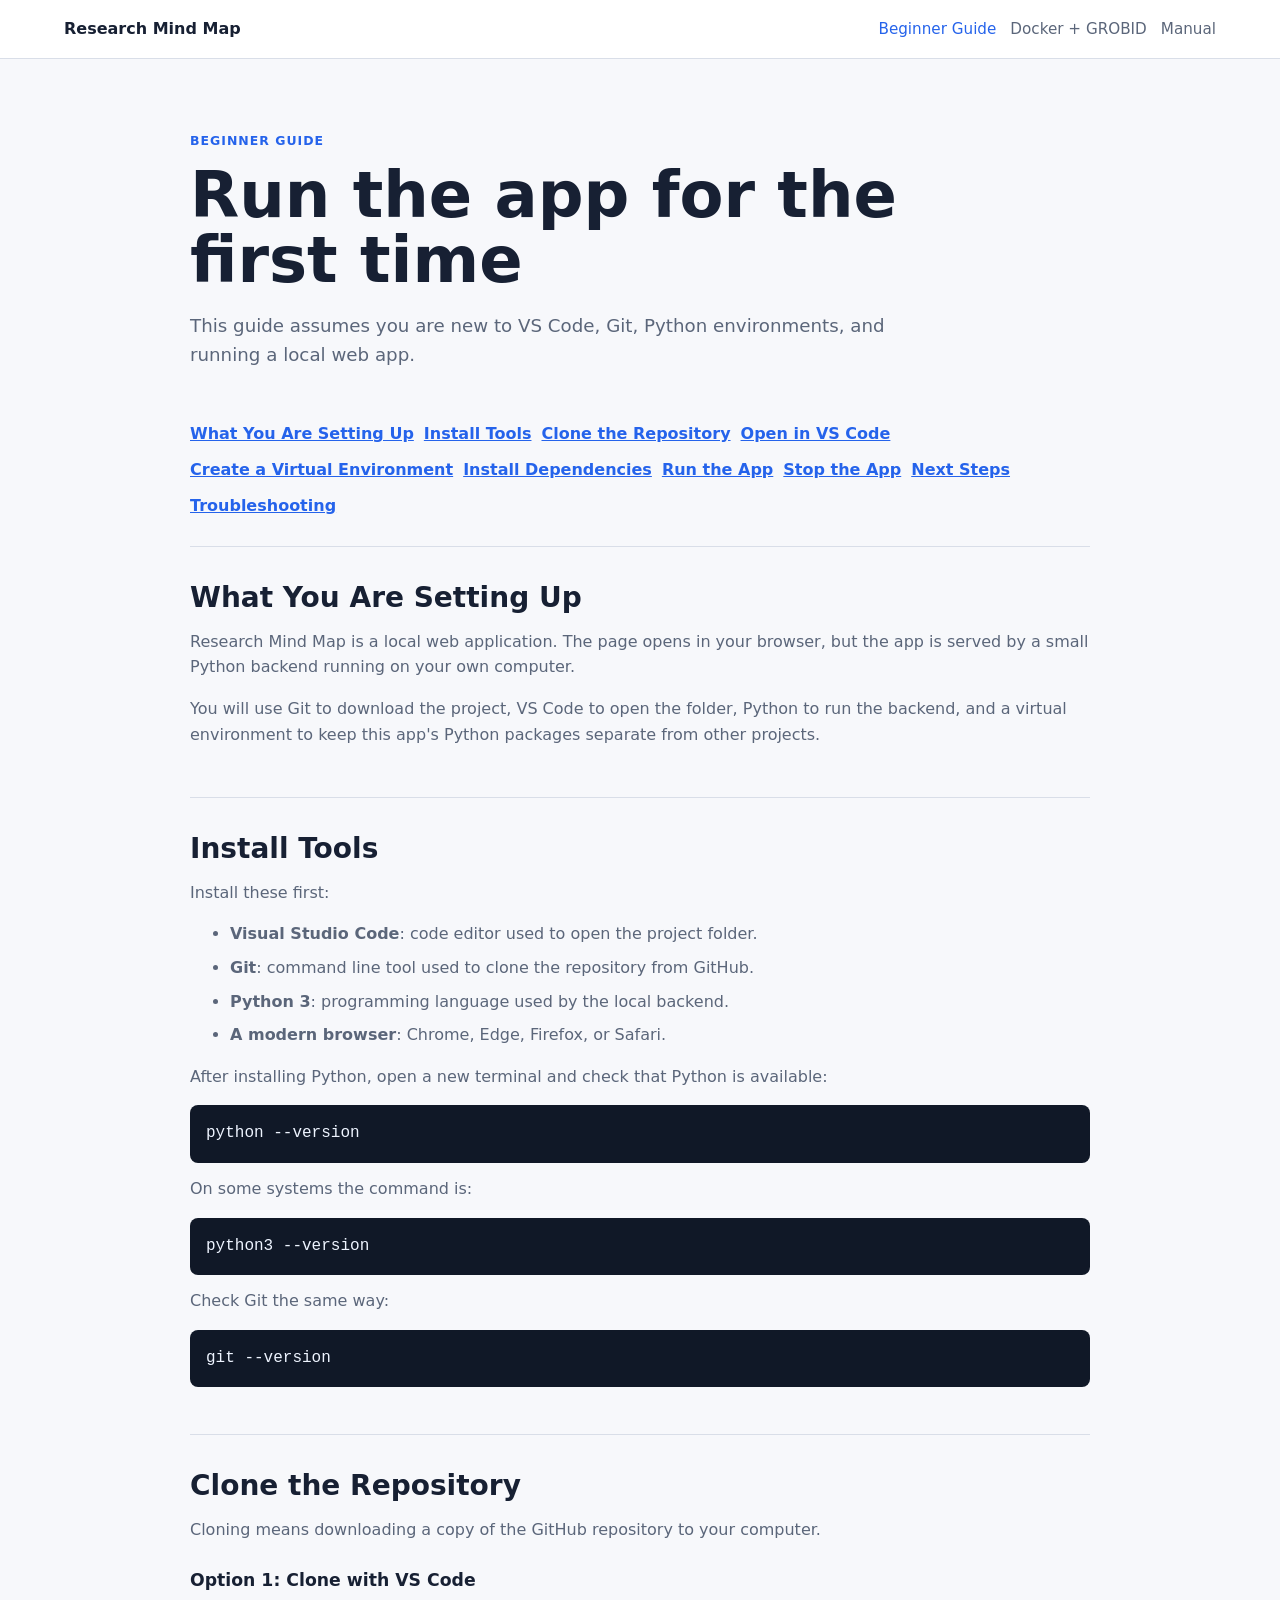
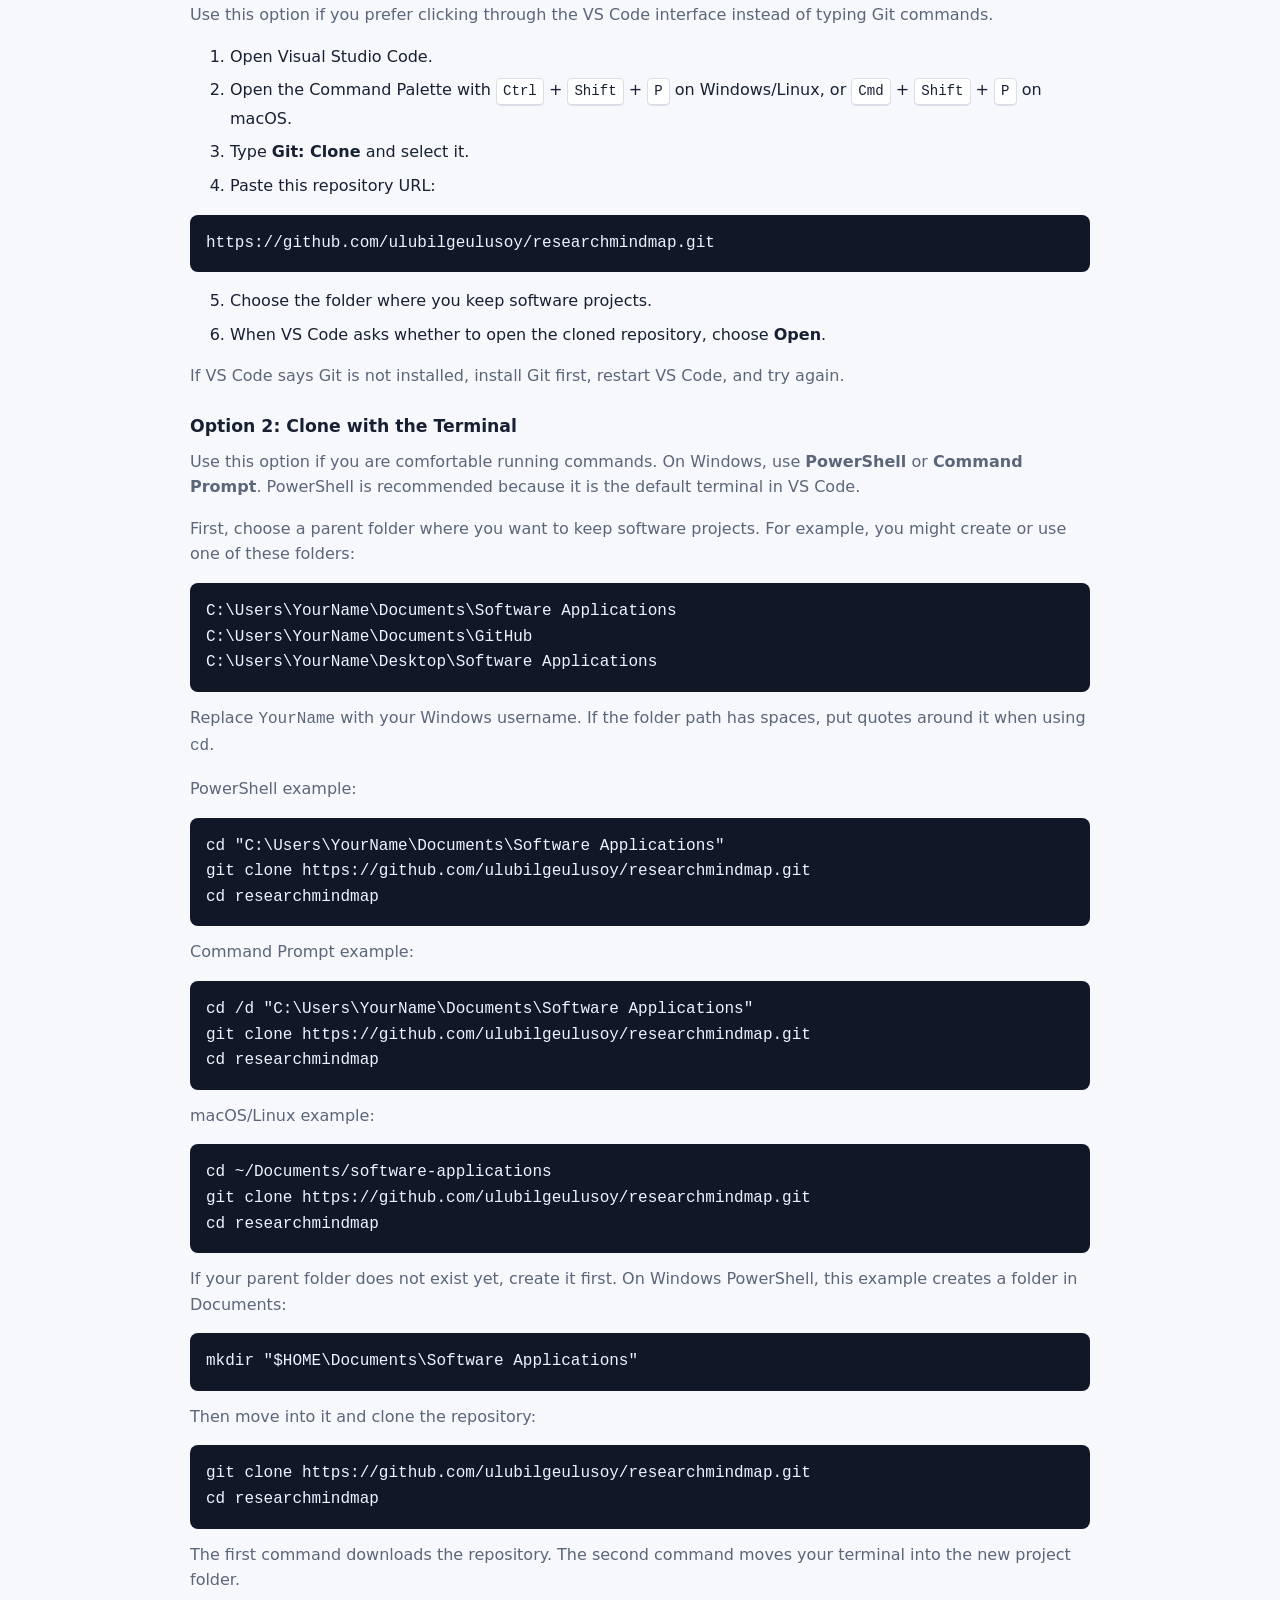
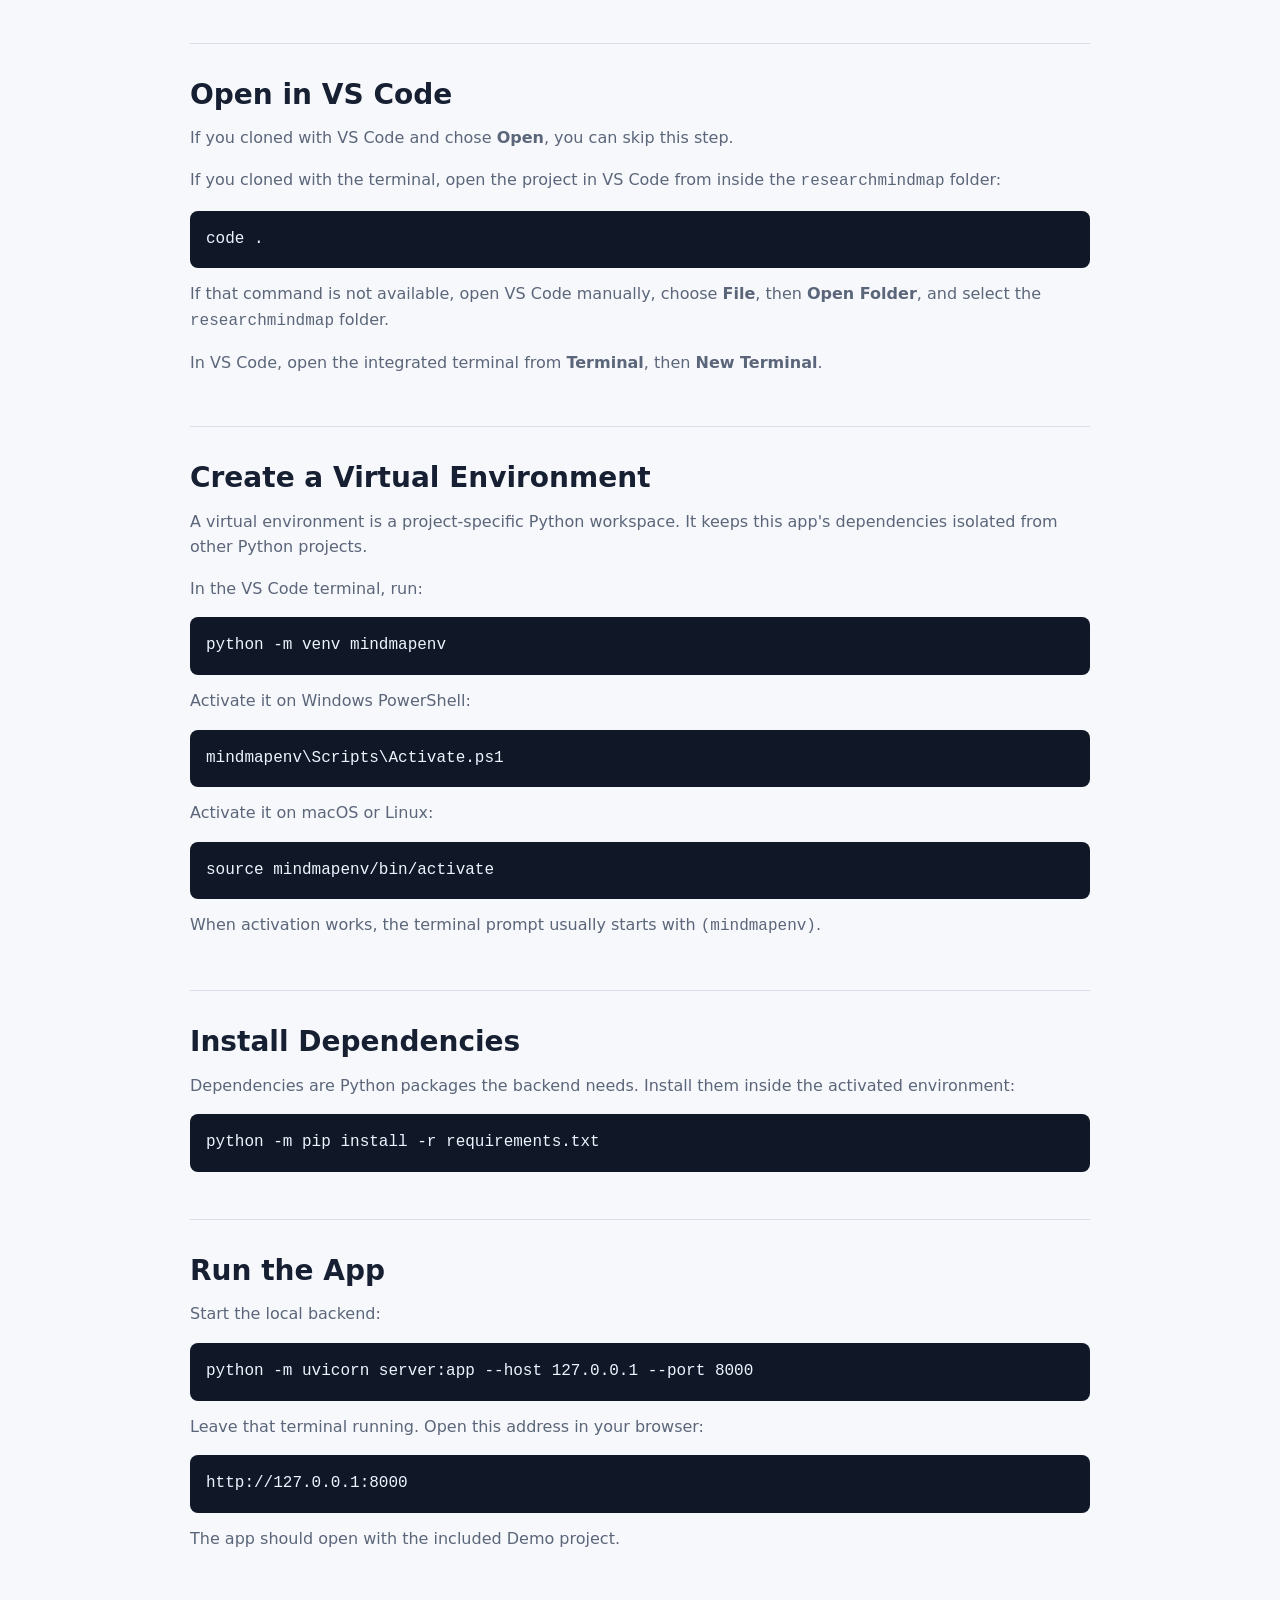
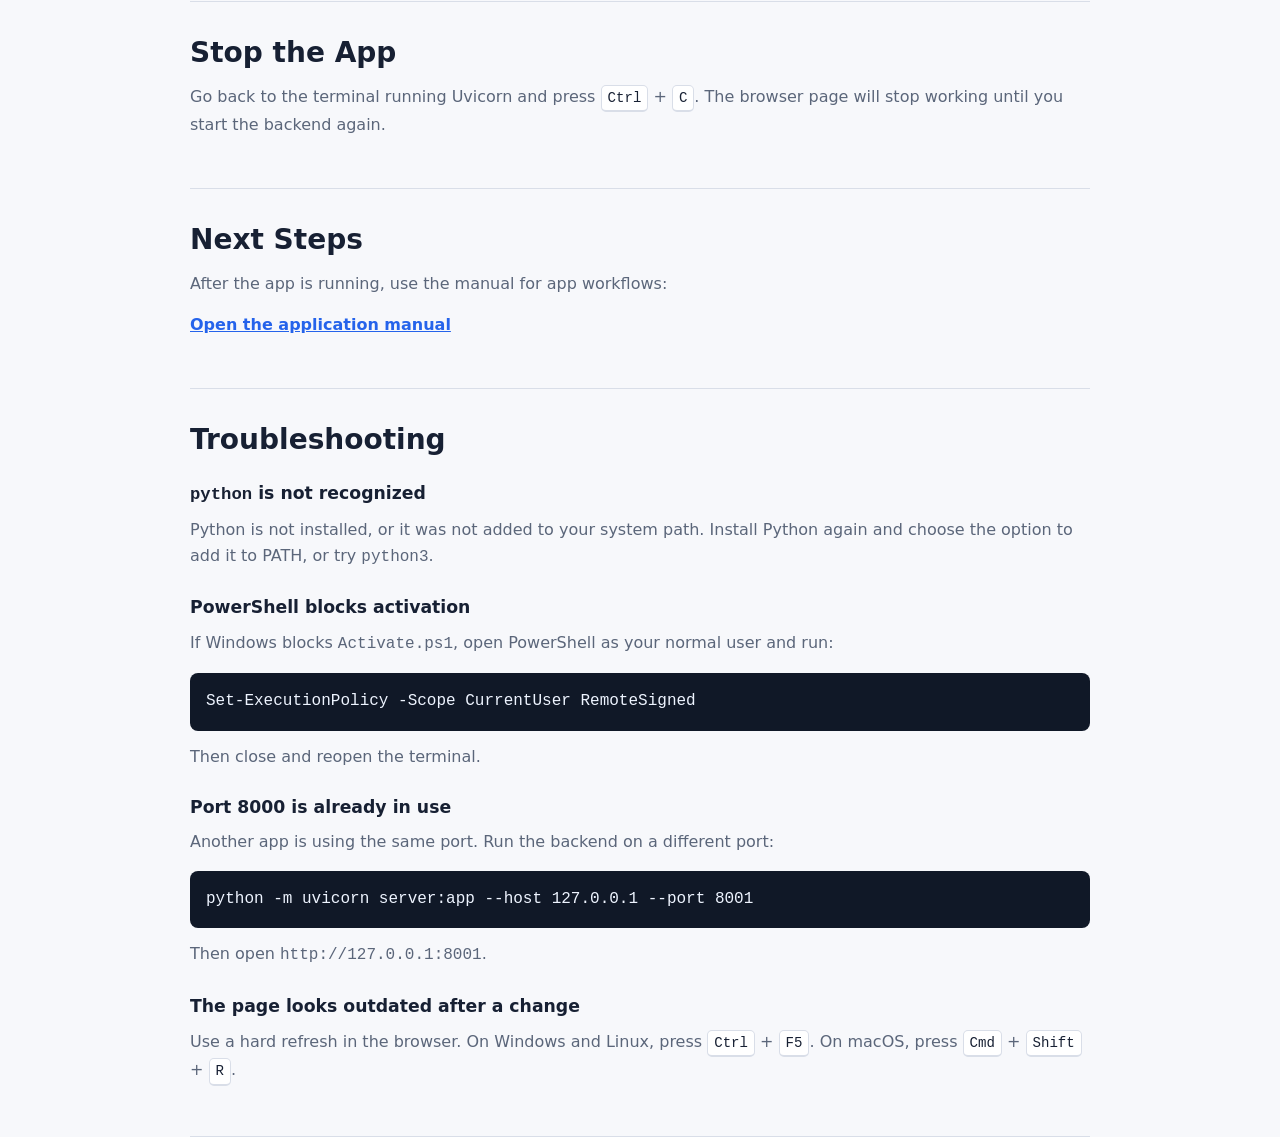
<file: docs/beginner-guide.html>
<!doctype html>
<html lang="en">
<head>
  <meta charset="utf-8">
  <meta name="viewport" content="width=device-width, initial-scale=1">
  <title>Beginner Setup Guide - Research Mind Map</title>
  <link rel="stylesheet" href="style.css">
</head>
<body>
  <header class="site-header">
    <a class="brand" href="index.html">Research Mind Map</a>
    <nav aria-label="Documentation navigation">
      <a href="beginner-guide.html" aria-current="page">Beginner Guide</a>
      <a href="grobid-docker-guide.html">Docker + GROBID</a>
      <a href="manual.html">Manual</a>
    </nav>
  </header>

  <main class="doc-page">
    <header class="doc-intro">
      <p class="eyebrow">Beginner Guide</p>
      <h1>Run the app for the first time</h1>
      <p class="lead">This guide assumes you are new to VS Code, Git, Python environments, and running a local web app.</p>
    </header>

    <nav class="toc" aria-label="Page sections">
      <a href="#what-you-are-setting-up">What You Are Setting Up</a>
      <a href="#install-tools">Install Tools</a>
      <a href="#clone-repository">Clone the Repository</a>
      <a href="#open-vscode">Open in VS Code</a>
      <a href="#virtual-environment">Create a Virtual Environment</a>
      <a href="#install-dependencies">Install Dependencies</a>
      <a href="#run-app">Run the App</a>
      <a href="#stop-app">Stop the App</a>
      <a href="#next-steps">Next Steps</a>
      <a href="#troubleshooting">Troubleshooting</a>
    </nav>

    <section id="what-you-are-setting-up">
      <h2>What You Are Setting Up</h2>
      <p>Research Mind Map is a local web application. The page opens in your browser, but the app is served by a small Python backend running on your own computer.</p>
      <p>You will use Git to download the project, VS Code to open the folder, Python to run the backend, and a virtual environment to keep this app's Python packages separate from other projects.</p>
    </section>

    <section id="install-tools">
      <h2>Install Tools</h2>
      <p>Install these first:</p>
      <ul>
        <li><strong>Visual Studio Code</strong>: code editor used to open the project folder.</li>
        <li><strong>Git</strong>: command line tool used to clone the repository from GitHub.</li>
        <li><strong>Python 3</strong>: programming language used by the local backend.</li>
        <li><strong>A modern browser</strong>: Chrome, Edge, Firefox, or Safari.</li>
      </ul>
      <p>After installing Python, open a new terminal and check that Python is available:</p>
      <pre><code>python --version</code></pre>
      <p>On some systems the command is:</p>
      <pre><code>python3 --version</code></pre>
      <p>Check Git the same way:</p>
      <pre><code>git --version</code></pre>
    </section>

    <section id="clone-repository">
      <h2>Clone the Repository</h2>
      <p>Cloning means downloading a copy of the GitHub repository to your computer.</p>

      <h3>Option 1: Clone with VS Code</h3>
      <p>Use this option if you prefer clicking through the VS Code interface instead of typing Git commands.</p>
      <ol>
        <li>Open Visual Studio Code.</li>
        <li>Open the Command Palette with <kbd>Ctrl</kbd> + <kbd>Shift</kbd> + <kbd>P</kbd> on Windows/Linux, or <kbd>Cmd</kbd> + <kbd>Shift</kbd> + <kbd>P</kbd> on macOS.</li>
        <li>Type <strong>Git: Clone</strong> and select it.</li>
        <li>Paste this repository URL:</li>
      </ol>
      <pre><code>https://github.com/ulubilgeulusoy/researchmindmap.git</code></pre>
      <ol start="5">
        <li>Choose the folder where you keep software projects.</li>
        <li>When VS Code asks whether to open the cloned repository, choose <strong>Open</strong>.</li>
      </ol>
      <p>If VS Code says Git is not installed, install Git first, restart VS Code, and try again.</p>

      <h3>Option 2: Clone with the Terminal</h3>
      <p>Use this option if you are comfortable running commands. On Windows, use <strong>PowerShell</strong> or <strong>Command Prompt</strong>. PowerShell is recommended because it is the default terminal in VS Code.</p>
      <p>First, choose a parent folder where you want to keep software projects. For example, you might create or use one of these folders:</p>
      <pre><code>C:\Users\YourName\Documents\Software Applications
C:\Users\YourName\Documents\GitHub
C:\Users\YourName\Desktop\Software Applications</code></pre>
      <p>Replace <code>YourName</code> with your Windows username. If the folder path has spaces, put quotes around it when using <code>cd</code>.</p>
      <p>PowerShell example:</p>
      <pre><code>cd "C:\Users\YourName\Documents\Software Applications"
git clone https://github.com/ulubilgeulusoy/researchmindmap.git
cd researchmindmap</code></pre>
      <p>Command Prompt example:</p>
      <pre><code>cd /d "C:\Users\YourName\Documents\Software Applications"
git clone https://github.com/ulubilgeulusoy/researchmindmap.git
cd researchmindmap</code></pre>
      <p>macOS/Linux example:</p>
      <pre><code>cd ~/Documents/software-applications
git clone https://github.com/ulubilgeulusoy/researchmindmap.git
cd researchmindmap</code></pre>
      <p>If your parent folder does not exist yet, create it first. On Windows PowerShell, this example creates a folder in Documents:</p>
      <pre><code>mkdir "$HOME\Documents\Software Applications"</code></pre>
      <p>Then move into it and clone the repository:</p>
      <pre><code>git clone https://github.com/ulubilgeulusoy/researchmindmap.git
cd researchmindmap</code></pre>
      <p>The first command downloads the repository. The second command moves your terminal into the new project folder.</p>
    </section>

    <section id="open-vscode">
      <h2>Open in VS Code</h2>
      <p>If you cloned with VS Code and chose <strong>Open</strong>, you can skip this step.</p>
      <p>If you cloned with the terminal, open the project in VS Code from inside the <code>researchmindmap</code> folder:</p>
      <pre><code>code .</code></pre>
      <p>If that command is not available, open VS Code manually, choose <strong>File</strong>, then <strong>Open Folder</strong>, and select the <code>researchmindmap</code> folder.</p>
      <p>In VS Code, open the integrated terminal from <strong>Terminal</strong>, then <strong>New Terminal</strong>.</p>
    </section>

    <section id="virtual-environment">
      <h2>Create a Virtual Environment</h2>
      <p>A virtual environment is a project-specific Python workspace. It keeps this app's dependencies isolated from other Python projects.</p>
      <p>In the VS Code terminal, run:</p>
      <pre><code>python -m venv mindmapenv</code></pre>
      <p>Activate it on Windows PowerShell:</p>
      <pre><code>mindmapenv\Scripts\Activate.ps1</code></pre>
      <p>Activate it on macOS or Linux:</p>
      <pre><code>source mindmapenv/bin/activate</code></pre>
      <p>When activation works, the terminal prompt usually starts with <code>(mindmapenv)</code>.</p>
    </section>

    <section id="install-dependencies">
      <h2>Install Dependencies</h2>
      <p>Dependencies are Python packages the backend needs. Install them inside the activated environment:</p>
      <pre><code>python -m pip install -r requirements.txt</code></pre>
    </section>

    <section id="run-app">
      <h2>Run the App</h2>
      <p>Start the local backend:</p>
      <pre><code>python -m uvicorn server:app --host 127.0.0.1 --port 8000</code></pre>
      <p>Leave that terminal running. Open this address in your browser:</p>
      <pre><code>http://127.0.0.1:8000</code></pre>
      <p>The app should open with the included Demo project.</p>
    </section>

    <section id="stop-app">
      <h2>Stop the App</h2>
      <p>Go back to the terminal running Uvicorn and press <kbd>Ctrl</kbd> + <kbd>C</kbd>. The browser page will stop working until you start the backend again.</p>
    </section>

    <section id="next-steps">
      <h2>Next Steps</h2>
      <p>After the app is running, use the manual for app workflows:</p>
      <p><a class="text-link" href="manual.html">Open the application manual</a></p>
    </section>

    <section id="troubleshooting">
      <h2>Troubleshooting</h2>
      <h3><code>python</code> is not recognized</h3>
      <p>Python is not installed, or it was not added to your system path. Install Python again and choose the option to add it to PATH, or try <code>python3</code>.</p>

      <h3>PowerShell blocks activation</h3>
      <p>If Windows blocks <code>Activate.ps1</code>, open PowerShell as your normal user and run:</p>
      <pre><code>Set-ExecutionPolicy -Scope CurrentUser RemoteSigned</code></pre>
      <p>Then close and reopen the terminal.</p>

      <h3>Port 8000 is already in use</h3>
      <p>Another app is using the same port. Run the backend on a different port:</p>
      <pre><code>python -m uvicorn server:app --host 127.0.0.1 --port 8001</code></pre>
      <p>Then open <code>http://127.0.0.1:8001</code>.</p>

      <h3>The page looks outdated after a change</h3>
      <p>Use a hard refresh in the browser. On Windows and Linux, press <kbd>Ctrl</kbd> + <kbd>F5</kbd>. On macOS, press <kbd>Cmd</kbd> + <kbd>Shift</kbd> + <kbd>R</kbd>.</p>
    </section>
  </main>
</body>
</html>
</file>
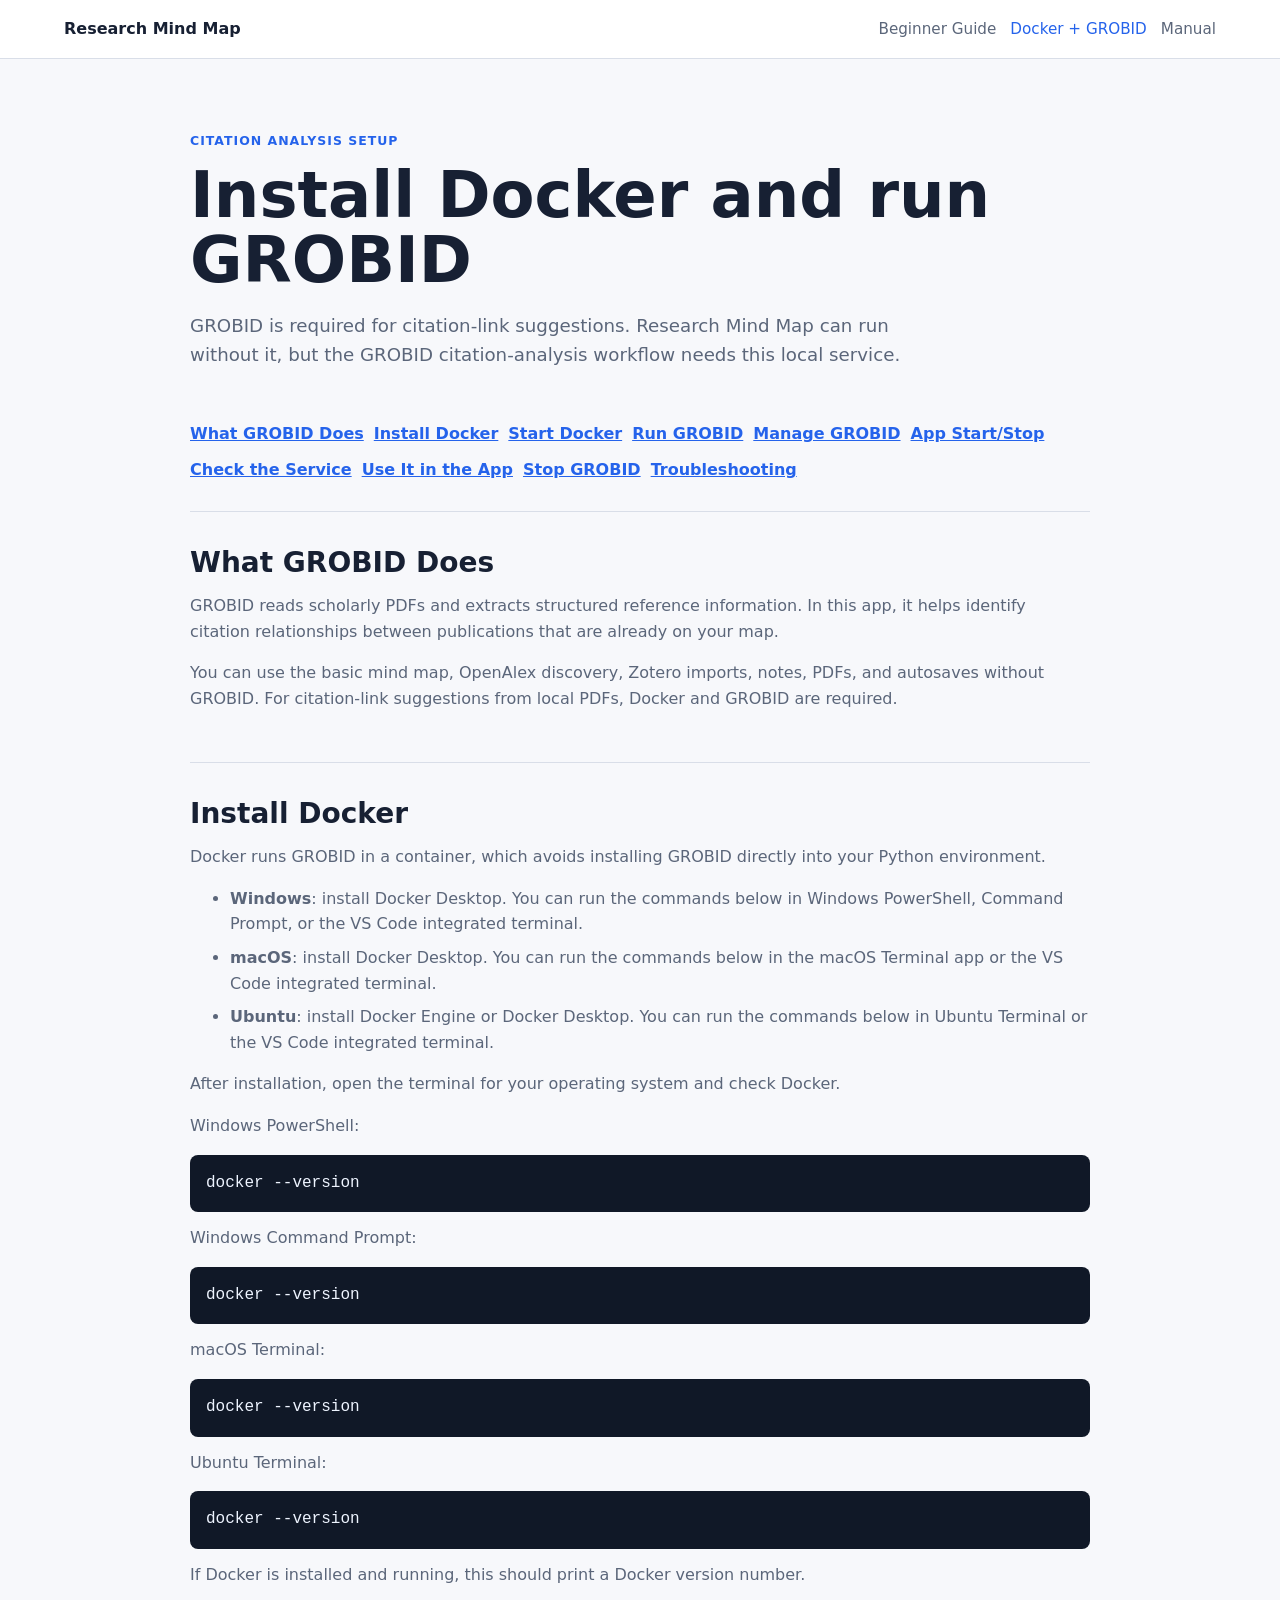
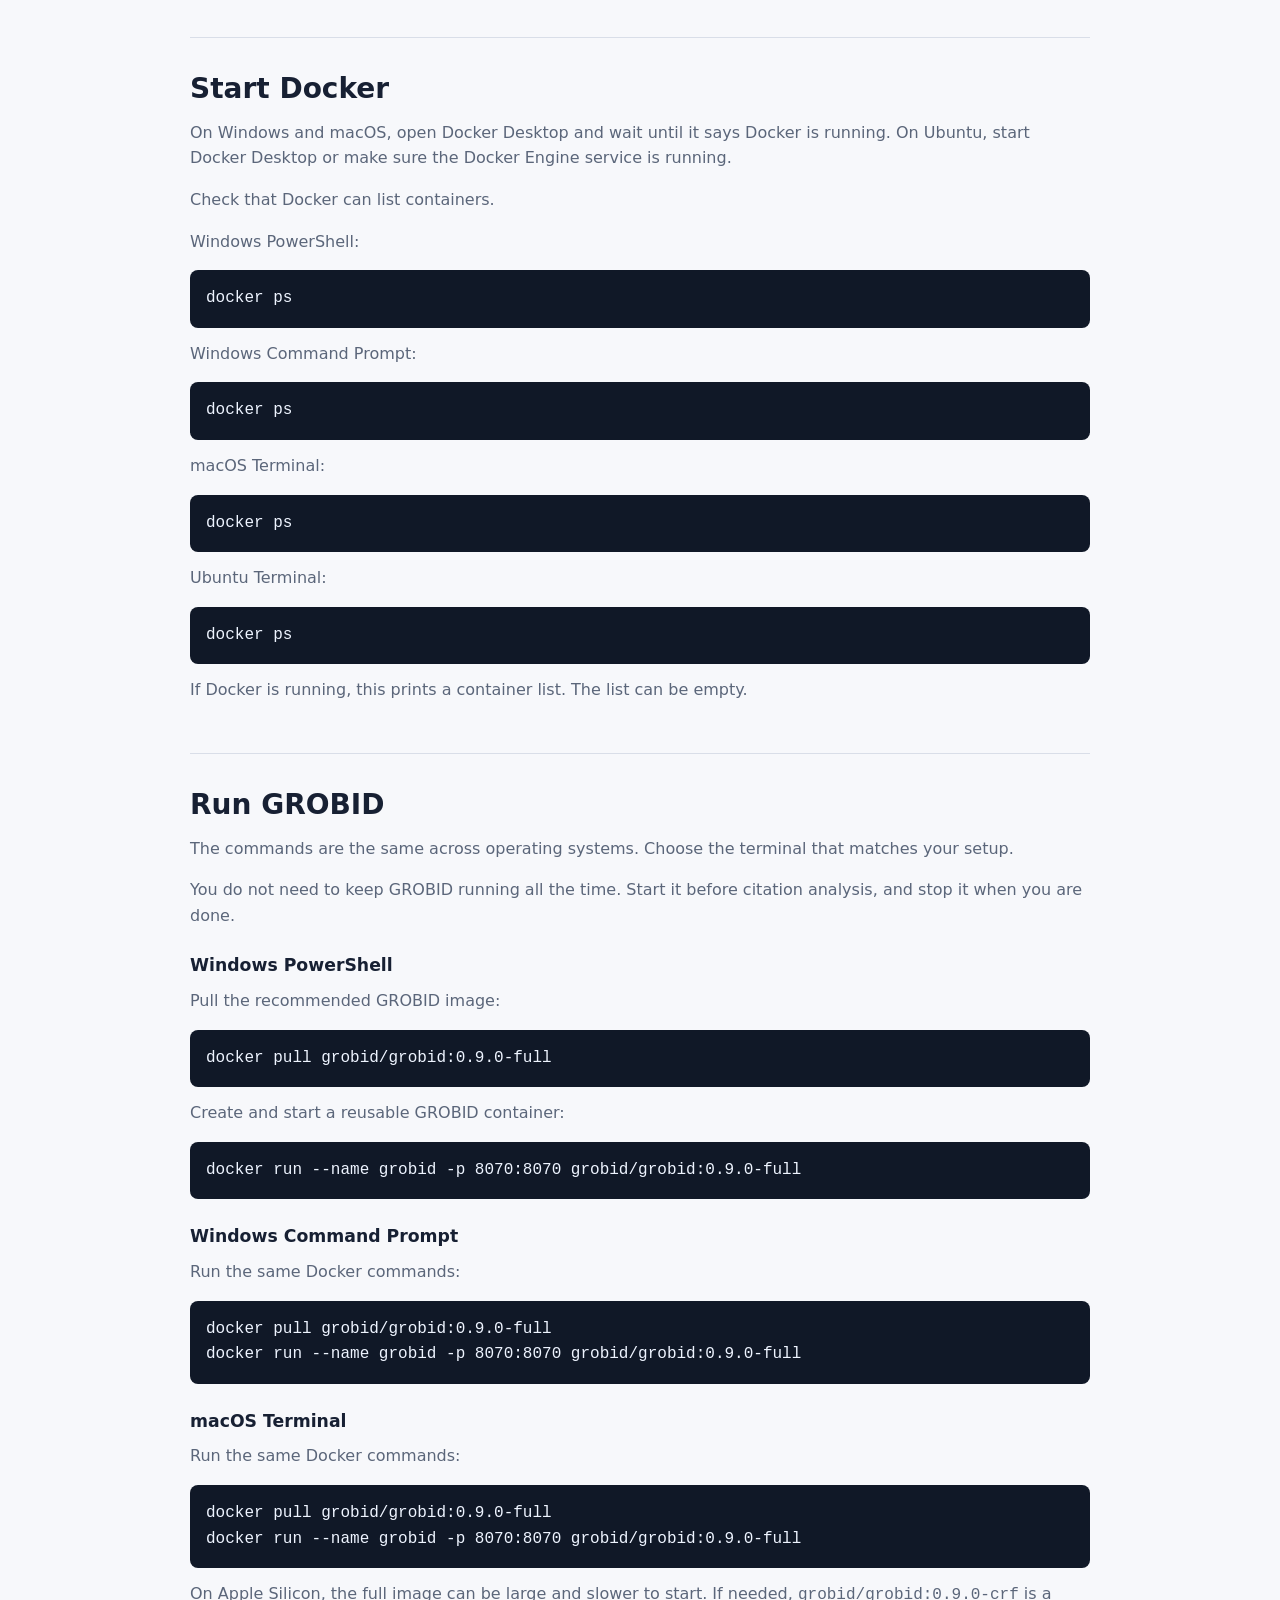
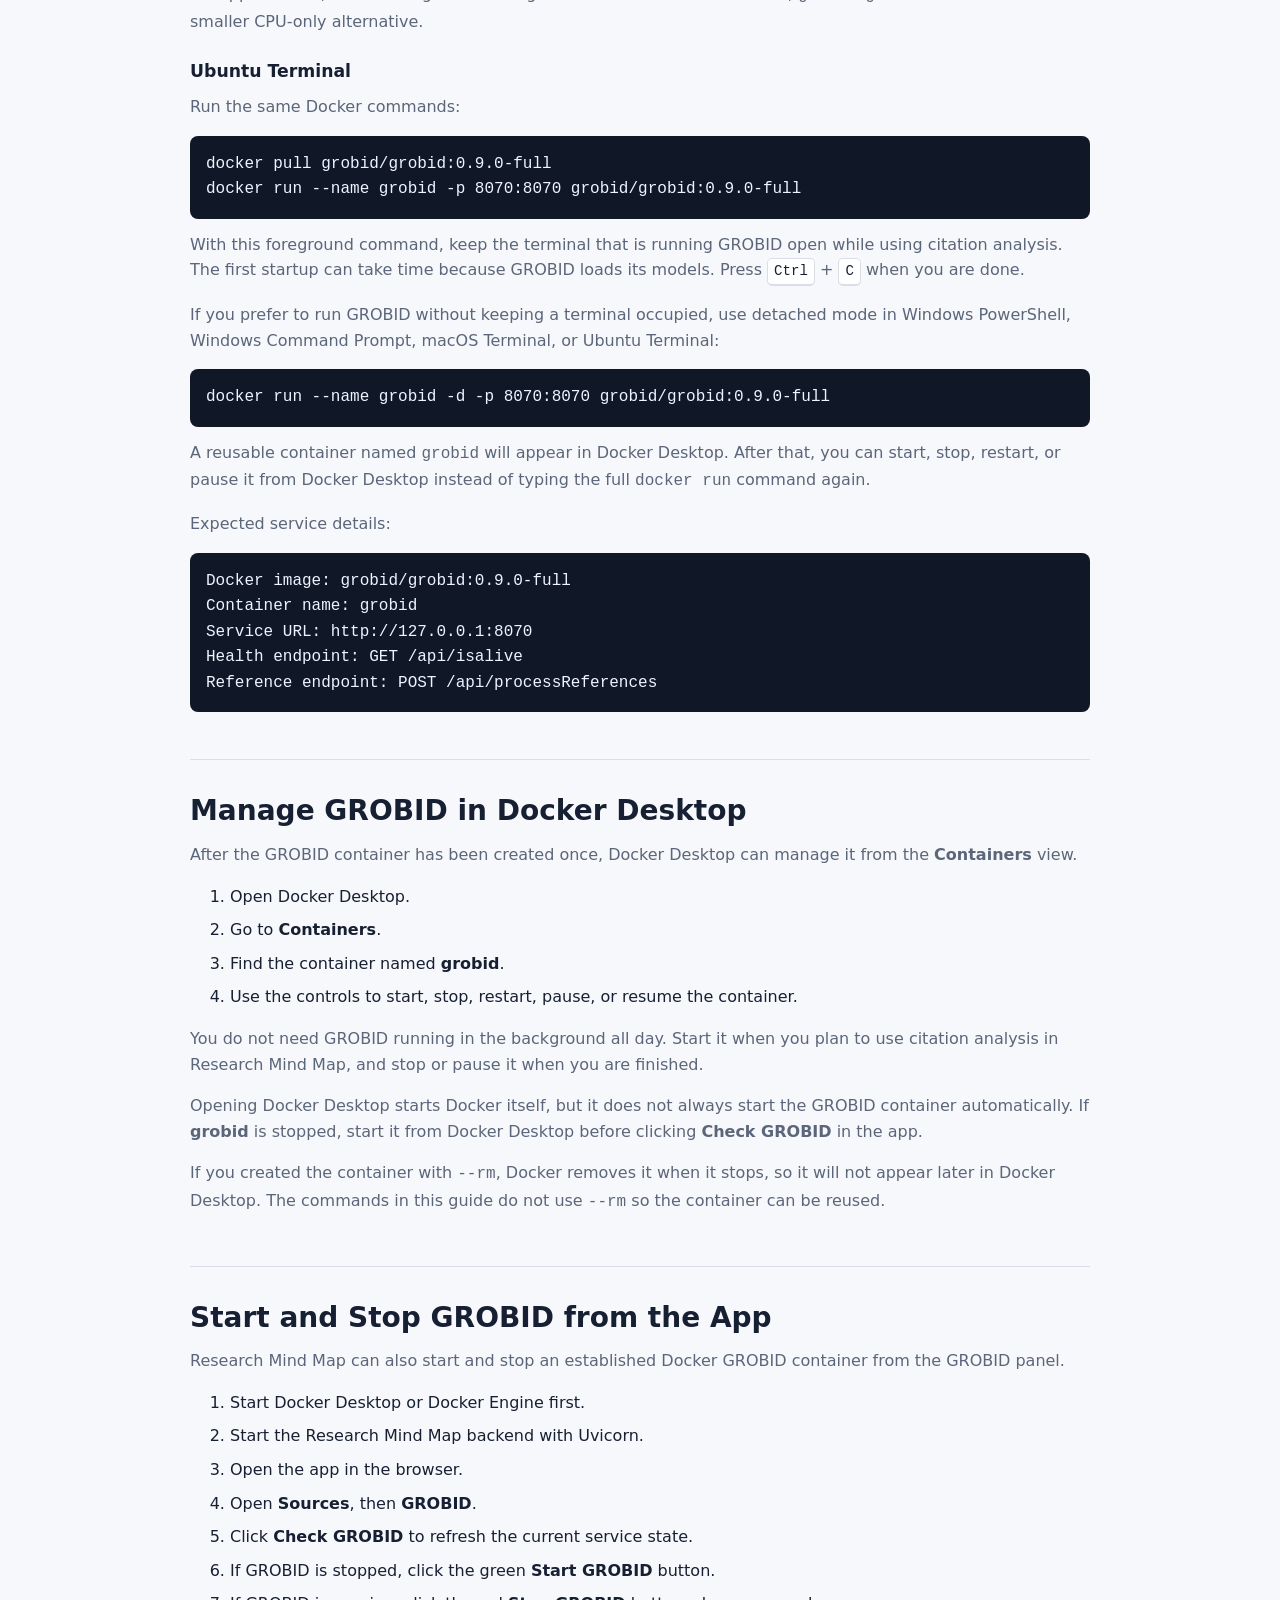
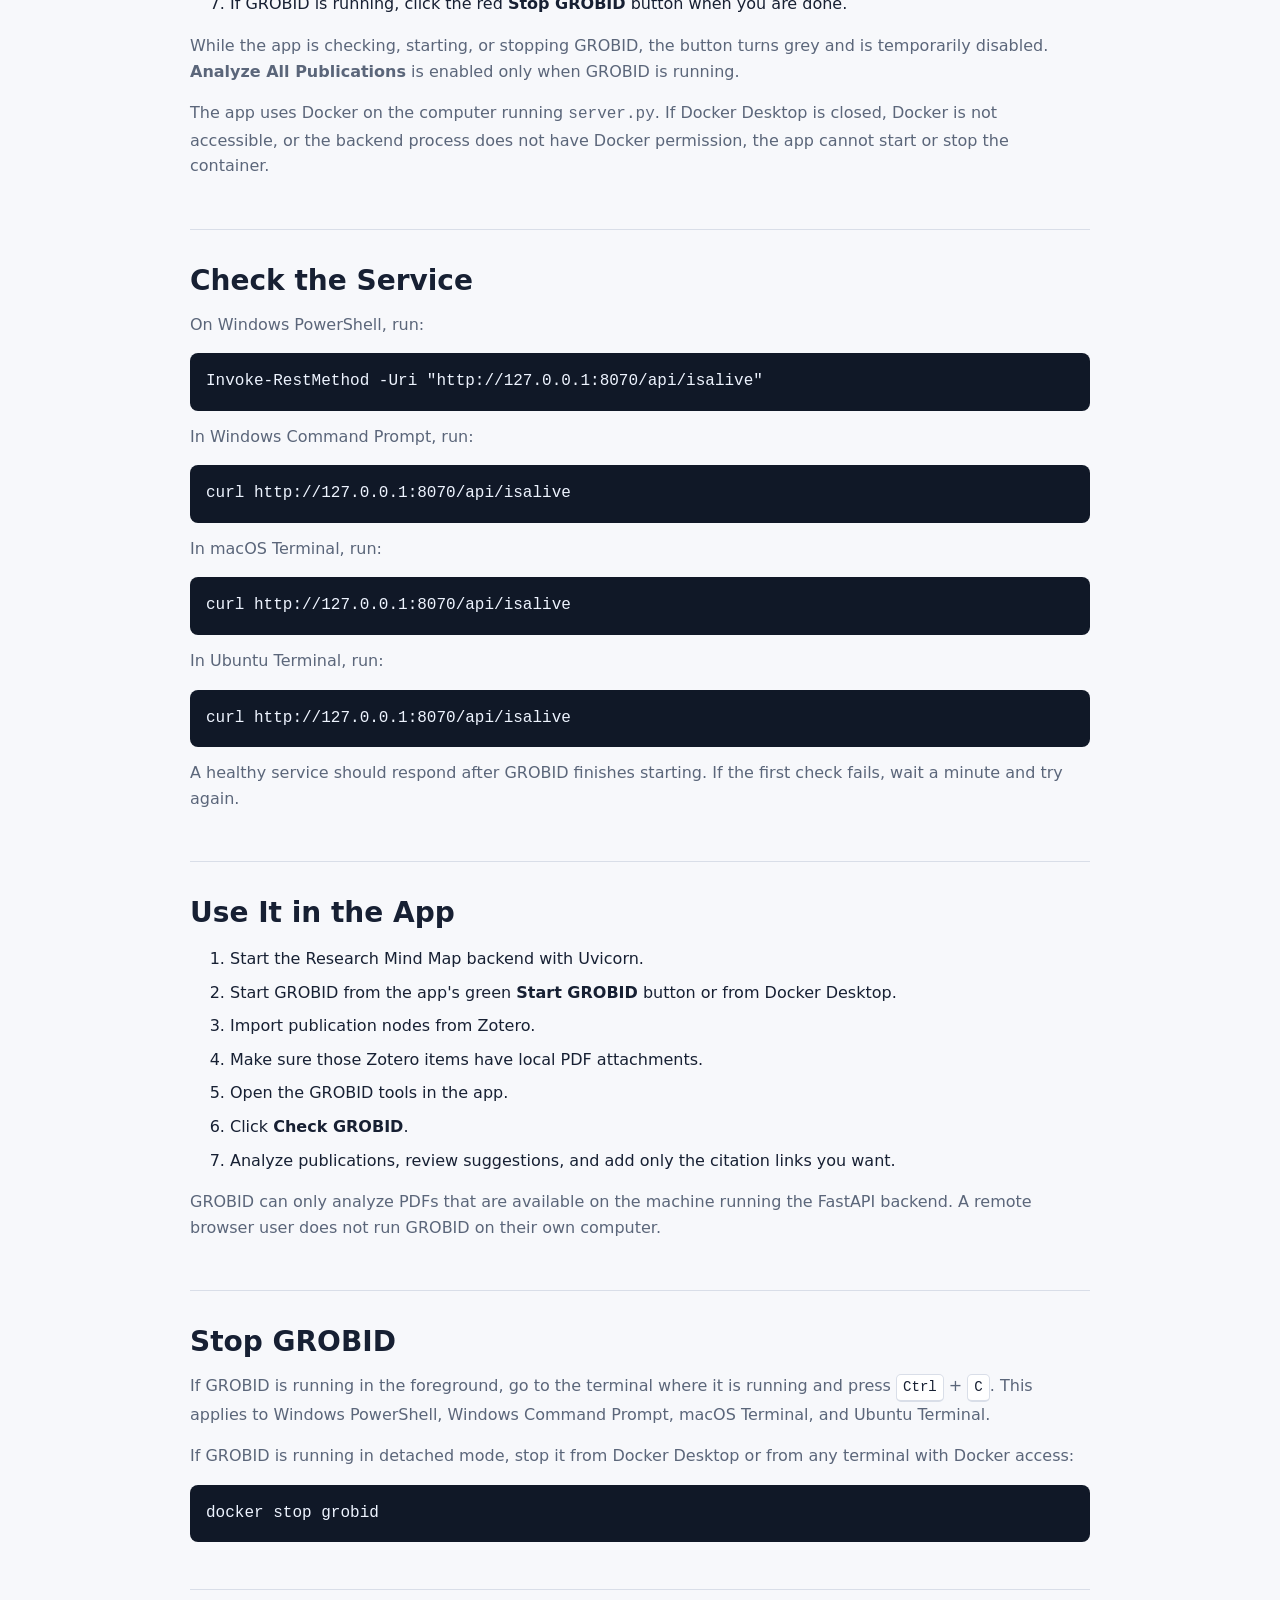
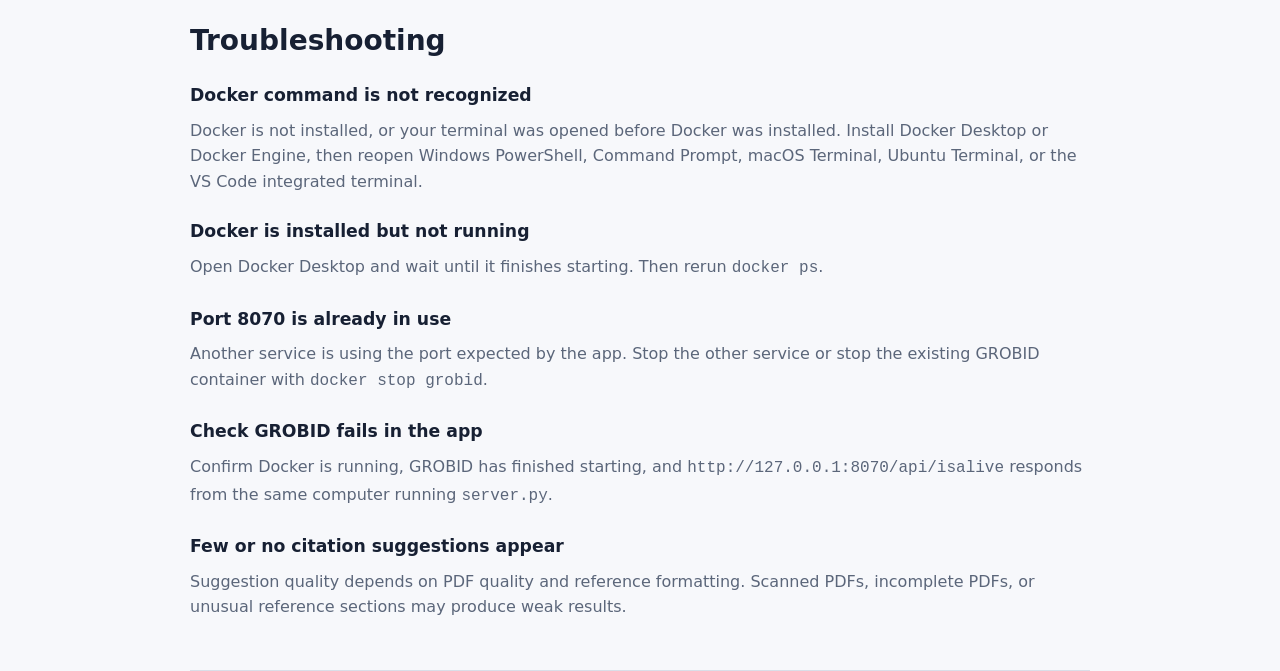
<file: docs/grobid-docker-guide.html>
<!doctype html>
<html lang="en">
<head>
  <meta charset="utf-8">
  <meta name="viewport" content="width=device-width, initial-scale=1">
  <title>Docker and GROBID Guide - Research Mind Map</title>
  <link rel="stylesheet" href="style.css">
</head>
<body>
  <header class="site-header">
    <a class="brand" href="index.html">Research Mind Map</a>
    <nav aria-label="Documentation navigation">
      <a href="beginner-guide.html">Beginner Guide</a>
      <a href="grobid-docker-guide.html" aria-current="page">Docker + GROBID</a>
      <a href="manual.html">Manual</a>
    </nav>
  </header>

  <main class="doc-page">
    <header class="doc-intro">
      <p class="eyebrow">Citation Analysis Setup</p>
      <h1>Install Docker and run GROBID</h1>
      <p class="lead">GROBID is required for citation-link suggestions. Research Mind Map can run without it, but the GROBID citation-analysis workflow needs this local service.</p>
    </header>

    <nav class="toc" aria-label="Page sections">
      <a href="#what-grobid-does">What GROBID Does</a>
      <a href="#install-docker">Install Docker</a>
      <a href="#start-docker">Start Docker</a>
      <a href="#run-grobid">Run GROBID</a>
      <a href="#manage-grobid">Manage GROBID</a>
      <a href="#app-start-stop">App Start/Stop</a>
      <a href="#check-service">Check the Service</a>
      <a href="#use-in-app">Use It in the App</a>
      <a href="#stop-grobid">Stop GROBID</a>
      <a href="#troubleshooting">Troubleshooting</a>
    </nav>

    <section id="what-grobid-does">
      <h2>What GROBID Does</h2>
      <p>GROBID reads scholarly PDFs and extracts structured reference information. In this app, it helps identify citation relationships between publications that are already on your map.</p>
      <p>You can use the basic mind map, OpenAlex discovery, Zotero imports, notes, PDFs, and autosaves without GROBID. For citation-link suggestions from local PDFs, Docker and GROBID are required.</p>
    </section>

    <section id="install-docker">
      <h2>Install Docker</h2>
      <p>Docker runs GROBID in a container, which avoids installing GROBID directly into your Python environment.</p>
      <ul>
        <li><strong>Windows</strong>: install Docker Desktop. You can run the commands below in Windows PowerShell, Command Prompt, or the VS Code integrated terminal.</li>
        <li><strong>macOS</strong>: install Docker Desktop. You can run the commands below in the macOS Terminal app or the VS Code integrated terminal.</li>
        <li><strong>Ubuntu</strong>: install Docker Engine or Docker Desktop. You can run the commands below in Ubuntu Terminal or the VS Code integrated terminal.</li>
      </ul>
      <p>After installation, open the terminal for your operating system and check Docker.</p>
      <p>Windows PowerShell:</p>
      <pre><code>docker --version</code></pre>
      <p>Windows Command Prompt:</p>
      <pre><code>docker --version</code></pre>
      <p>macOS Terminal:</p>
      <pre><code>docker --version</code></pre>
      <p>Ubuntu Terminal:</p>
      <pre><code>docker --version</code></pre>
      <p>If Docker is installed and running, this should print a Docker version number.</p>
    </section>

    <section id="start-docker">
      <h2>Start Docker</h2>
      <p>On Windows and macOS, open Docker Desktop and wait until it says Docker is running. On Ubuntu, start Docker Desktop or make sure the Docker Engine service is running.</p>
      <p>Check that Docker can list containers.</p>
      <p>Windows PowerShell:</p>
      <pre><code>docker ps</code></pre>
      <p>Windows Command Prompt:</p>
      <pre><code>docker ps</code></pre>
      <p>macOS Terminal:</p>
      <pre><code>docker ps</code></pre>
      <p>Ubuntu Terminal:</p>
      <pre><code>docker ps</code></pre>
      <p>If Docker is running, this prints a container list. The list can be empty.</p>
    </section>

    <section id="run-grobid">
      <h2>Run GROBID</h2>
      <p>The commands are the same across operating systems. Choose the terminal that matches your setup.</p>
      <p>You do not need to keep GROBID running all the time. Start it before citation analysis, and stop it when you are done.</p>

      <h3>Windows PowerShell</h3>
      <p>Pull the recommended GROBID image:</p>
      <pre><code>docker pull grobid/grobid:0.9.0-full</code></pre>
      <p>Create and start a reusable GROBID container:</p>
      <pre><code>docker run --name grobid -p 8070:8070 grobid/grobid:0.9.0-full</code></pre>

      <h3>Windows Command Prompt</h3>
      <p>Run the same Docker commands:</p>
      <pre><code>docker pull grobid/grobid:0.9.0-full
docker run --name grobid -p 8070:8070 grobid/grobid:0.9.0-full</code></pre>

      <h3>macOS Terminal</h3>
      <p>Run the same Docker commands:</p>
      <pre><code>docker pull grobid/grobid:0.9.0-full
docker run --name grobid -p 8070:8070 grobid/grobid:0.9.0-full</code></pre>
      <p>On Apple Silicon, the full image can be large and slower to start. If needed, <code>grobid/grobid:0.9.0-crf</code> is a smaller CPU-only alternative.</p>

      <h3>Ubuntu Terminal</h3>
      <p>Run the same Docker commands:</p>
      <pre><code>docker pull grobid/grobid:0.9.0-full
docker run --name grobid -p 8070:8070 grobid/grobid:0.9.0-full</code></pre>

      <p>With this foreground command, keep the terminal that is running GROBID open while using citation analysis. The first startup can take time because GROBID loads its models. Press <kbd>Ctrl</kbd> + <kbd>C</kbd> when you are done.</p>
      <p>If you prefer to run GROBID without keeping a terminal occupied, use detached mode in Windows PowerShell, Windows Command Prompt, macOS Terminal, or Ubuntu Terminal:</p>
      <pre><code>docker run --name grobid -d -p 8070:8070 grobid/grobid:0.9.0-full</code></pre>
      <p>A reusable container named <code>grobid</code> will appear in Docker Desktop. After that, you can start, stop, restart, or pause it from Docker Desktop instead of typing the full <code>docker run</code> command again.</p>
      <p>Expected service details:</p>
      <pre><code>Docker image: grobid/grobid:0.9.0-full
Container name: grobid
Service URL: http://127.0.0.1:8070
Health endpoint: GET /api/isalive
Reference endpoint: POST /api/processReferences</code></pre>
    </section>

    <section id="manage-grobid">
      <h2>Manage GROBID in Docker Desktop</h2>
      <p>After the GROBID container has been created once, Docker Desktop can manage it from the <strong>Containers</strong> view.</p>
      <ol>
        <li>Open Docker Desktop.</li>
        <li>Go to <strong>Containers</strong>.</li>
        <li>Find the container named <strong>grobid</strong>.</li>
        <li>Use the controls to start, stop, restart, pause, or resume the container.</li>
      </ol>
      <p>You do not need GROBID running in the background all day. Start it when you plan to use citation analysis in Research Mind Map, and stop or pause it when you are finished.</p>
      <p>Opening Docker Desktop starts Docker itself, but it does not always start the GROBID container automatically. If <strong>grobid</strong> is stopped, start it from Docker Desktop before clicking <strong>Check GROBID</strong> in the app.</p>
      <p>If you created the container with <code>--rm</code>, Docker removes it when it stops, so it will not appear later in Docker Desktop. The commands in this guide do not use <code>--rm</code> so the container can be reused.</p>
    </section>

    <section id="app-start-stop">
      <h2>Start and Stop GROBID from the App</h2>
      <p>Research Mind Map can also start and stop an established Docker GROBID container from the GROBID panel.</p>
      <ol>
        <li>Start Docker Desktop or Docker Engine first.</li>
        <li>Start the Research Mind Map backend with Uvicorn.</li>
        <li>Open the app in the browser.</li>
        <li>Open <strong>Sources</strong>, then <strong>GROBID</strong>.</li>
        <li>Click <strong>Check GROBID</strong> to refresh the current service state.</li>
        <li>If GROBID is stopped, click the green <strong>Start GROBID</strong> button.</li>
        <li>If GROBID is running, click the red <strong>Stop GROBID</strong> button when you are done.</li>
      </ol>
      <p>While the app is checking, starting, or stopping GROBID, the button turns grey and is temporarily disabled. <strong>Analyze All Publications</strong> is enabled only when GROBID is running.</p>
      <p>The app uses Docker on the computer running <code>server.py</code>. If Docker Desktop is closed, Docker is not accessible, or the backend process does not have Docker permission, the app cannot start or stop the container.</p>
    </section>

    <section id="check-service">
      <h2>Check the Service</h2>
      <p>On Windows PowerShell, run:</p>
      <pre><code>Invoke-RestMethod -Uri "http://127.0.0.1:8070/api/isalive"</code></pre>
      <p>In Windows Command Prompt, run:</p>
      <pre><code>curl http://127.0.0.1:8070/api/isalive</code></pre>
      <p>In macOS Terminal, run:</p>
      <pre><code>curl http://127.0.0.1:8070/api/isalive</code></pre>
      <p>In Ubuntu Terminal, run:</p>
      <pre><code>curl http://127.0.0.1:8070/api/isalive</code></pre>
      <p>A healthy service should respond after GROBID finishes starting. If the first check fails, wait a minute and try again.</p>
    </section>

    <section id="use-in-app">
      <h2>Use It in the App</h2>
      <ol>
        <li>Start the Research Mind Map backend with Uvicorn.</li>
        <li>Start GROBID from the app's green <strong>Start GROBID</strong> button or from Docker Desktop.</li>
        <li>Import publication nodes from Zotero.</li>
        <li>Make sure those Zotero items have local PDF attachments.</li>
        <li>Open the GROBID tools in the app.</li>
        <li>Click <strong>Check GROBID</strong>.</li>
        <li>Analyze publications, review suggestions, and add only the citation links you want.</li>
      </ol>
      <p>GROBID can only analyze PDFs that are available on the machine running the FastAPI backend. A remote browser user does not run GROBID on their own computer.</p>
    </section>

    <section id="stop-grobid">
      <h2>Stop GROBID</h2>
      <p>If GROBID is running in the foreground, go to the terminal where it is running and press <kbd>Ctrl</kbd> + <kbd>C</kbd>. This applies to Windows PowerShell, Windows Command Prompt, macOS Terminal, and Ubuntu Terminal.</p>
      <p>If GROBID is running in detached mode, stop it from Docker Desktop or from any terminal with Docker access:</p>
      <pre><code>docker stop grobid</code></pre>
    </section>

    <section id="troubleshooting">
      <h2>Troubleshooting</h2>
      <h3>Docker command is not recognized</h3>
      <p>Docker is not installed, or your terminal was opened before Docker was installed. Install Docker Desktop or Docker Engine, then reopen Windows PowerShell, Command Prompt, macOS Terminal, Ubuntu Terminal, or the VS Code integrated terminal.</p>

      <h3>Docker is installed but not running</h3>
      <p>Open Docker Desktop and wait until it finishes starting. Then rerun <code>docker ps</code>.</p>

      <h3>Port 8070 is already in use</h3>
      <p>Another service is using the port expected by the app. Stop the other service or stop the existing GROBID container with <code>docker stop grobid</code>.</p>

      <h3>Check GROBID fails in the app</h3>
      <p>Confirm Docker is running, GROBID has finished starting, and <code>http://127.0.0.1:8070/api/isalive</code> responds from the same computer running <code>server.py</code>.</p>

      <h3>Few or no citation suggestions appear</h3>
      <p>Suggestion quality depends on PDF quality and reference formatting. Scanned PDFs, incomplete PDFs, or unusual reference sections may produce weak results.</p>
    </section>
  </main>
</body>
</html>
</file>
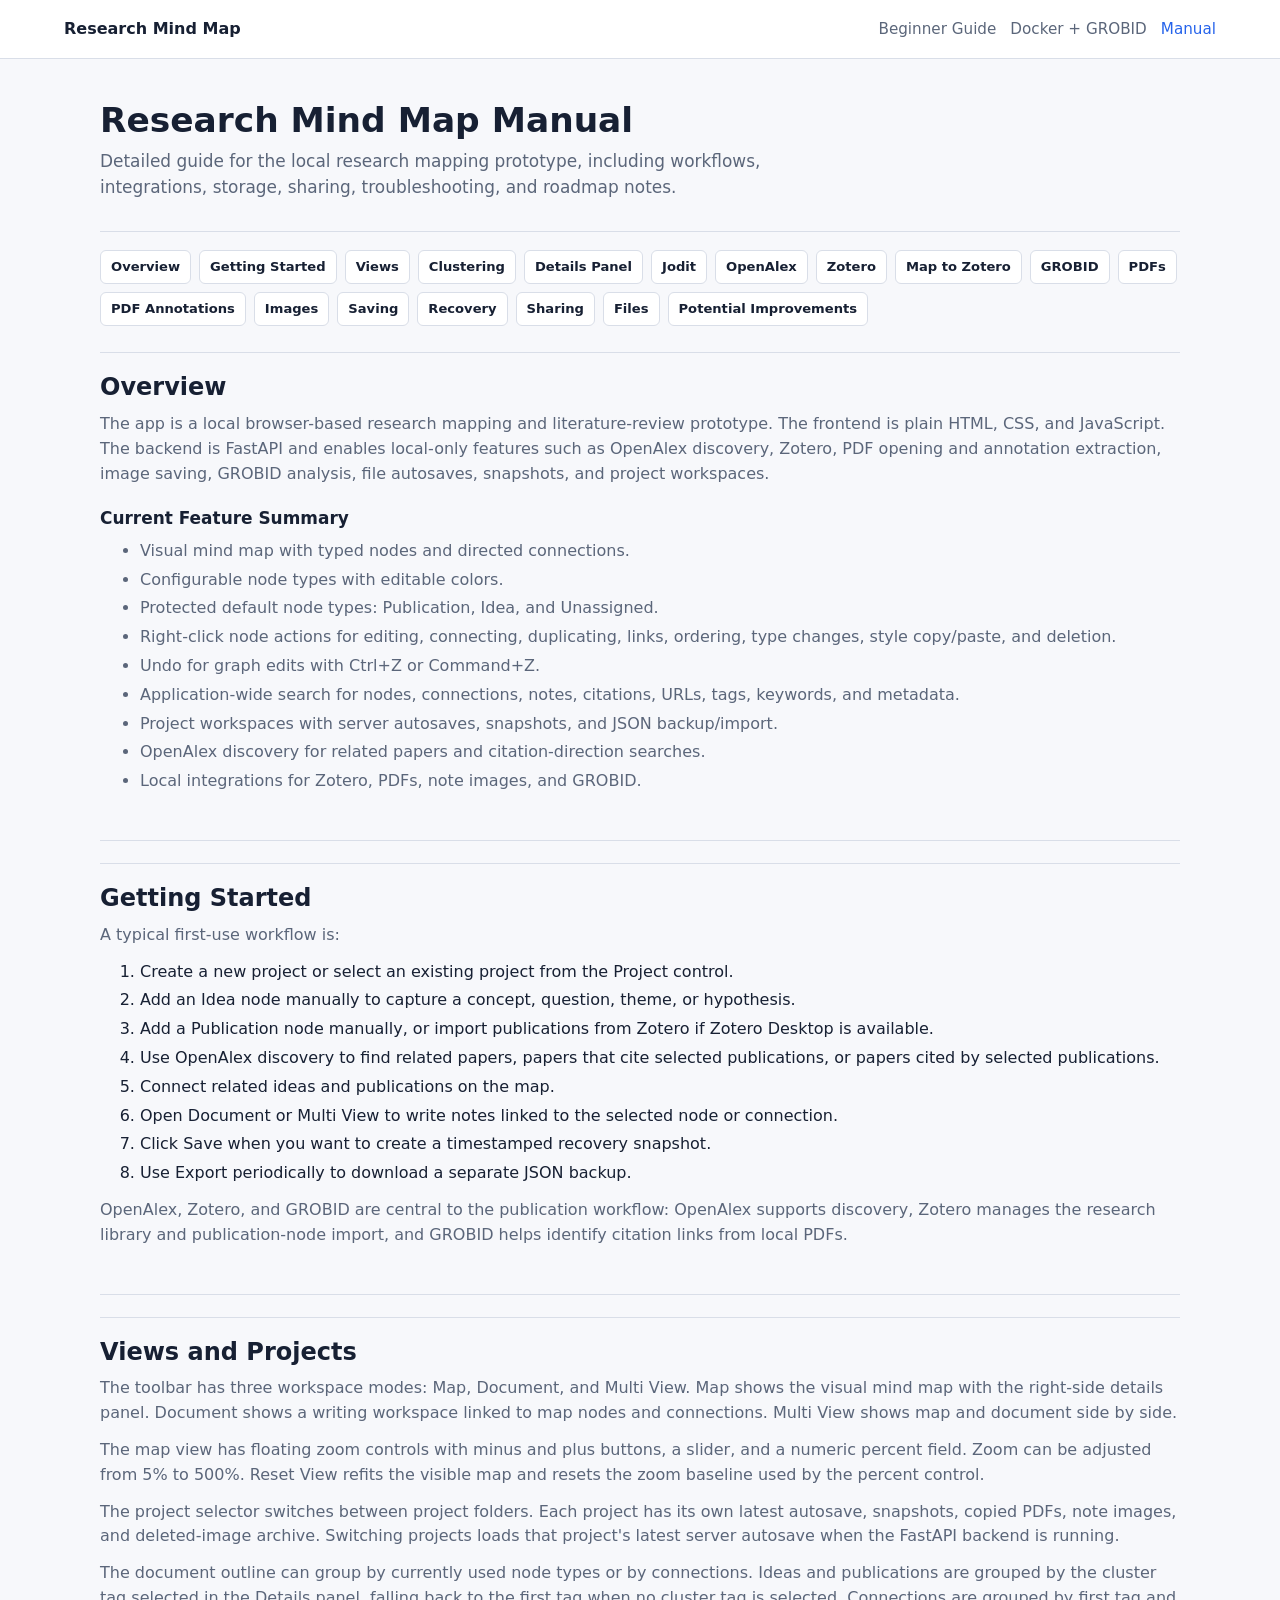
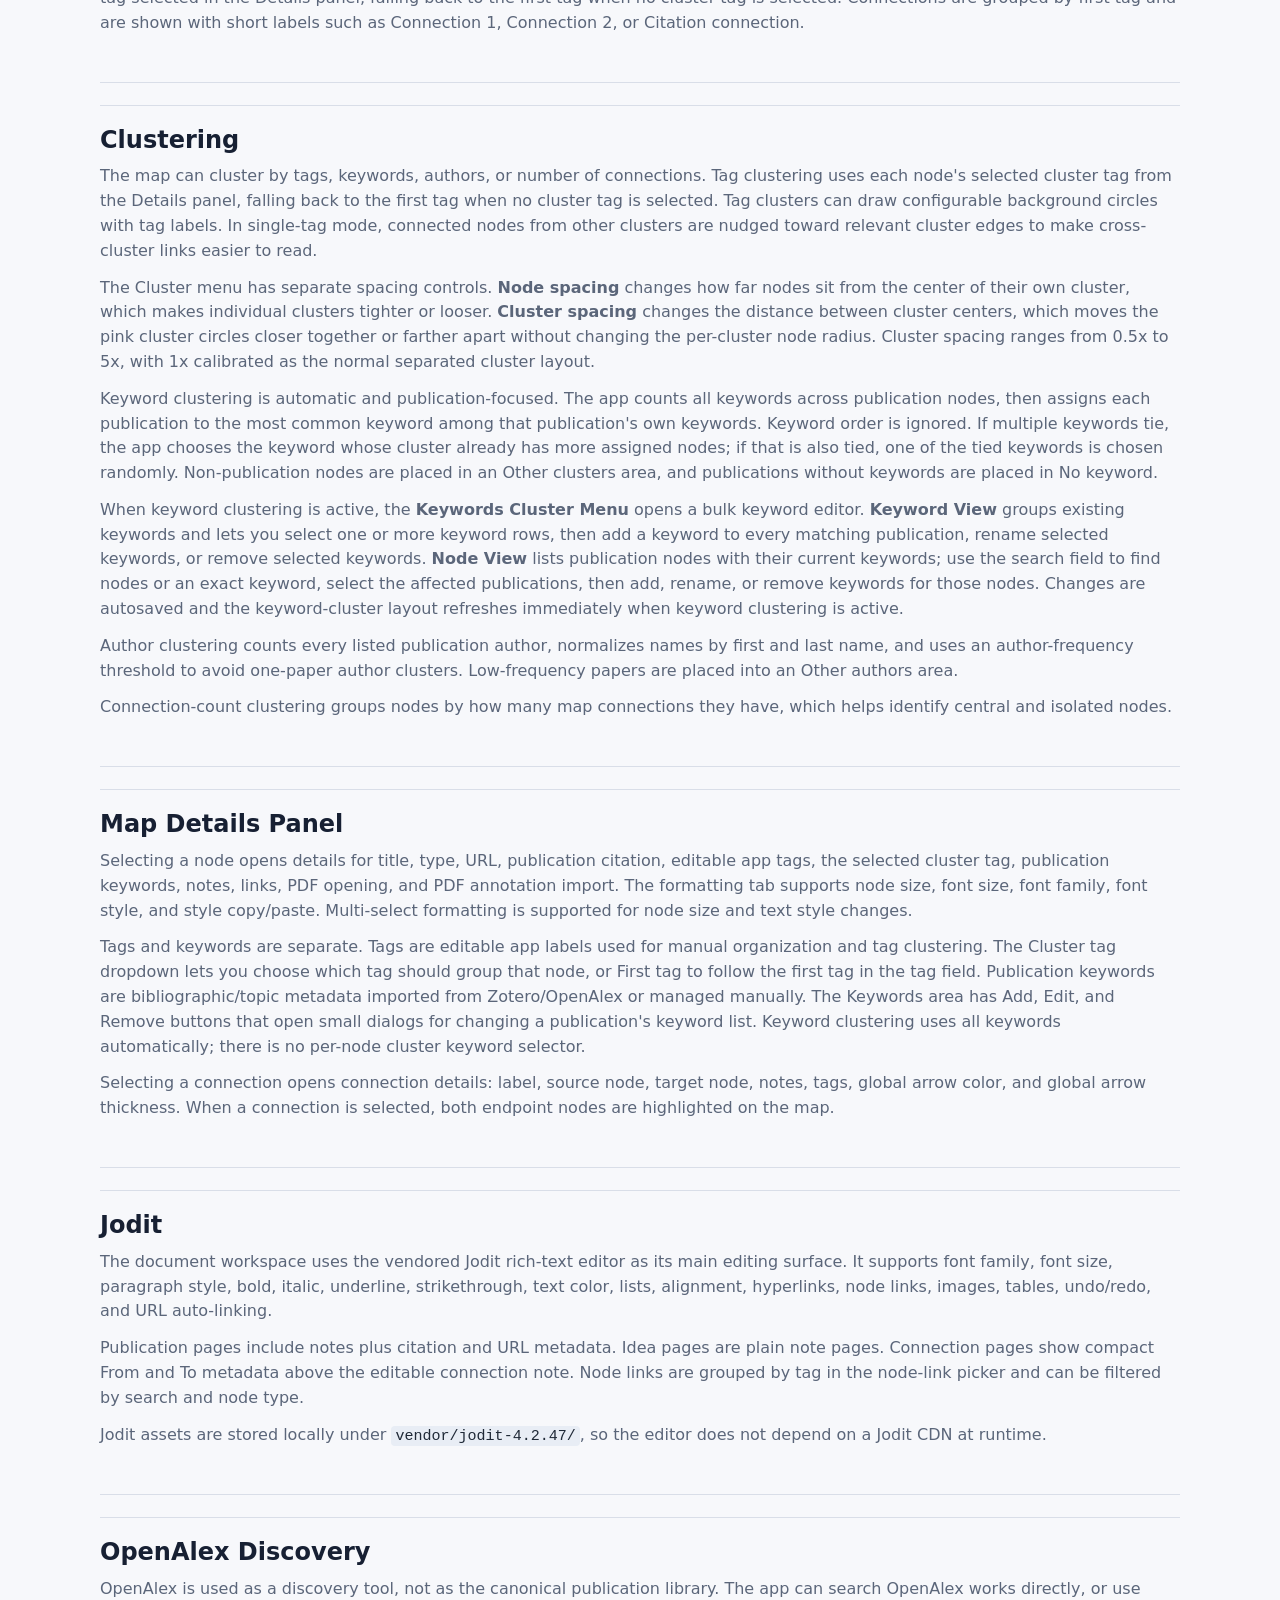
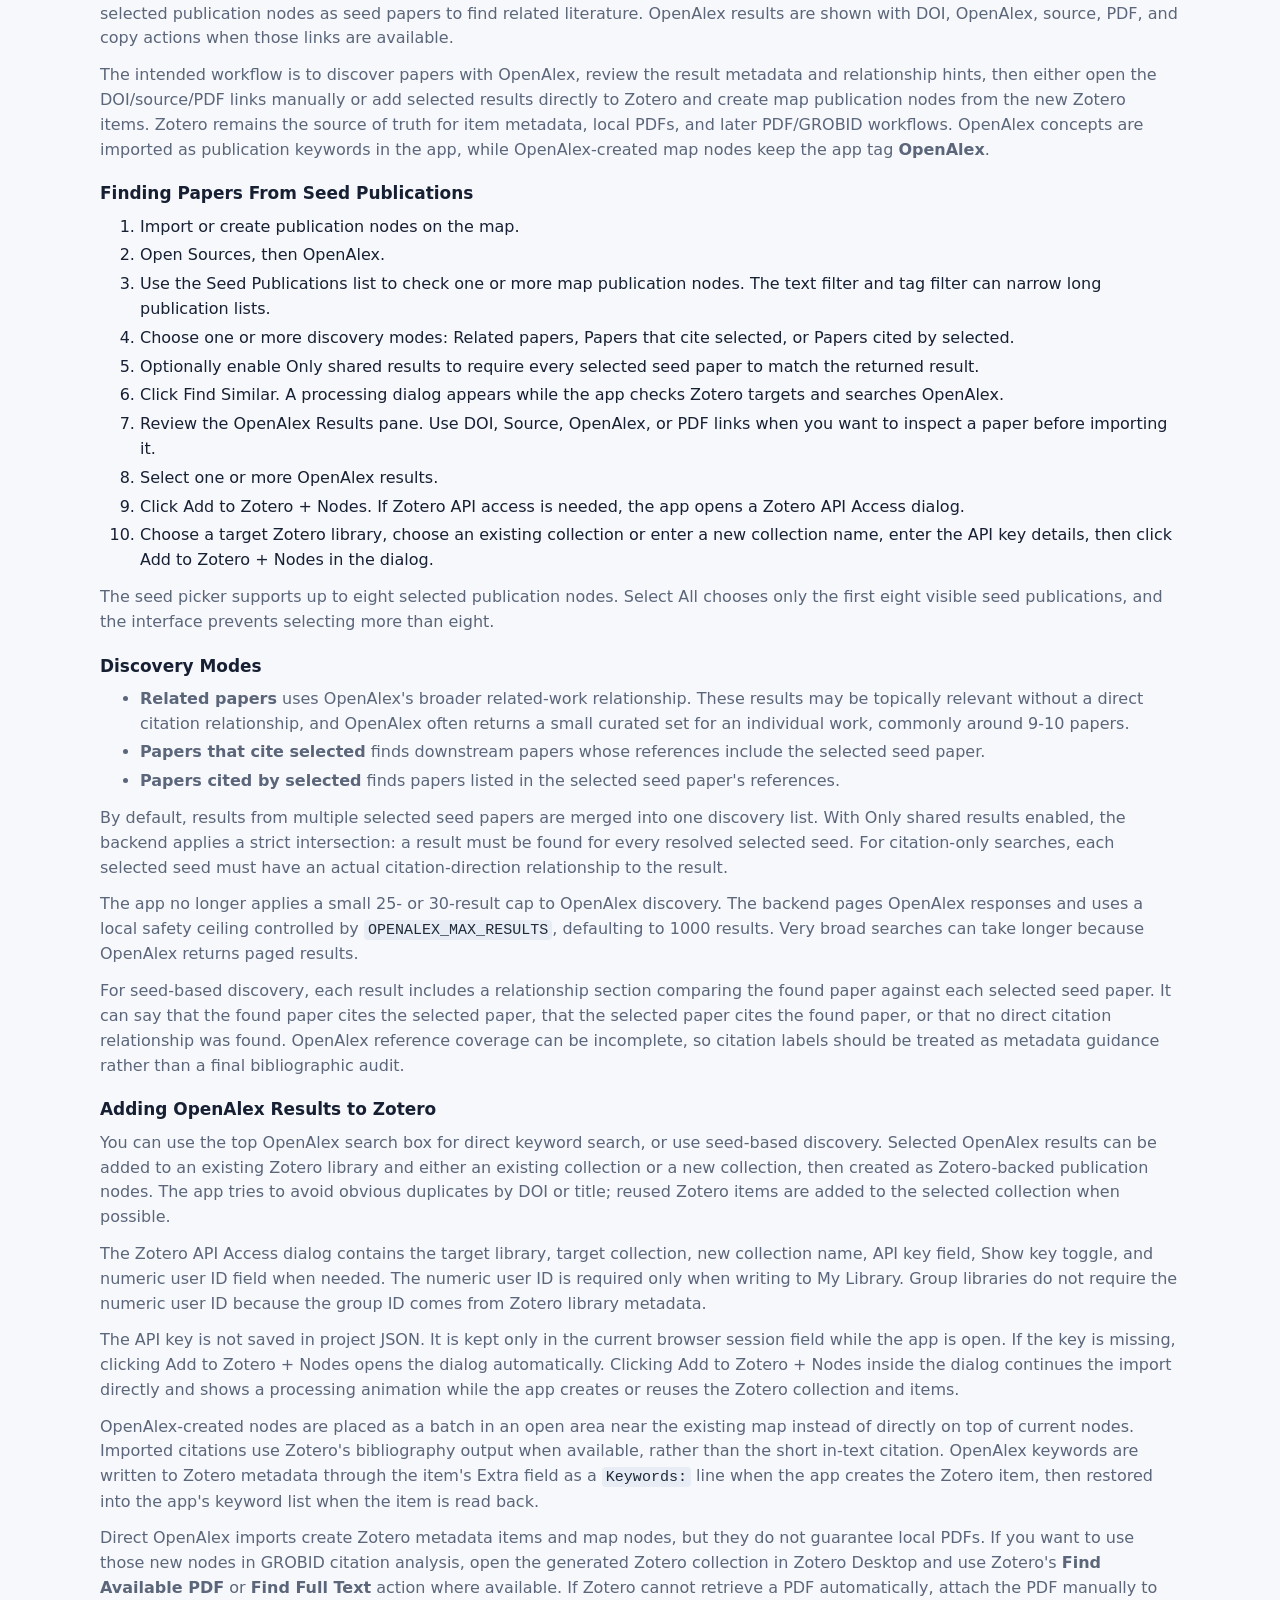
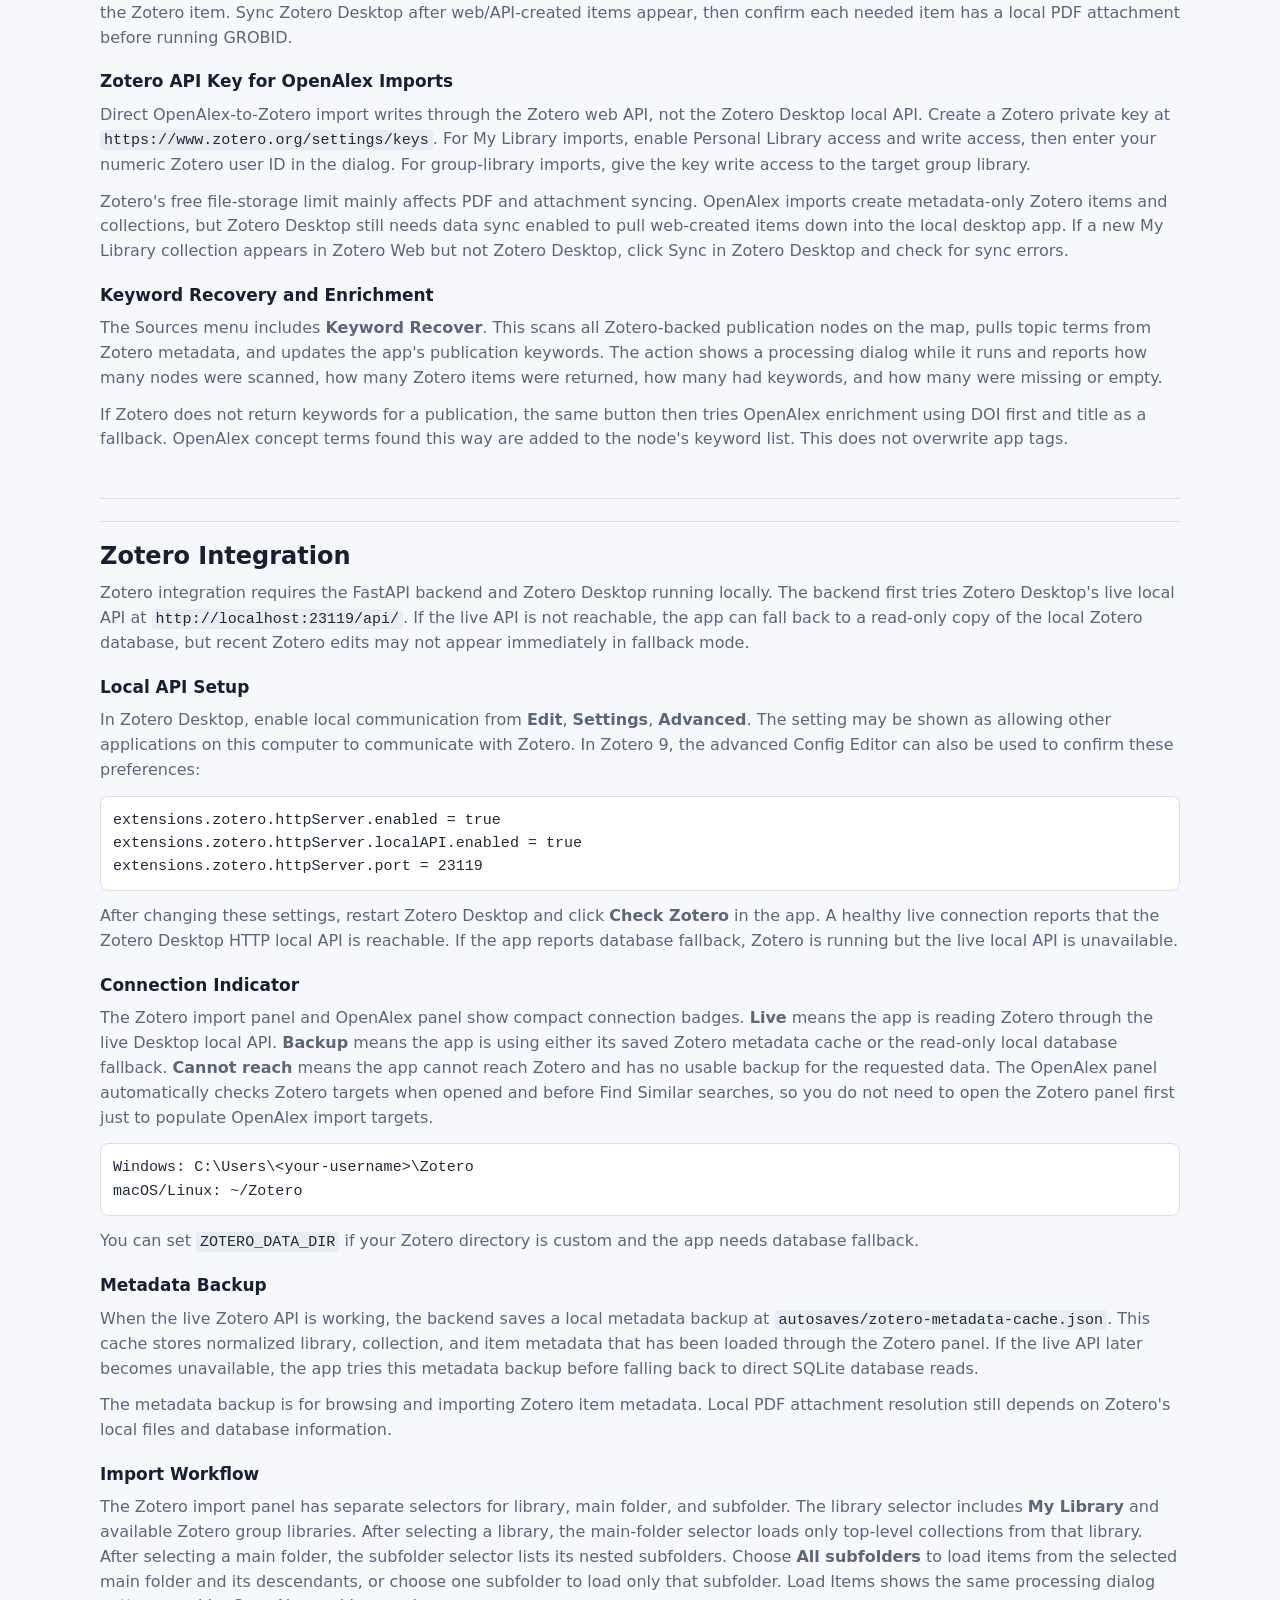
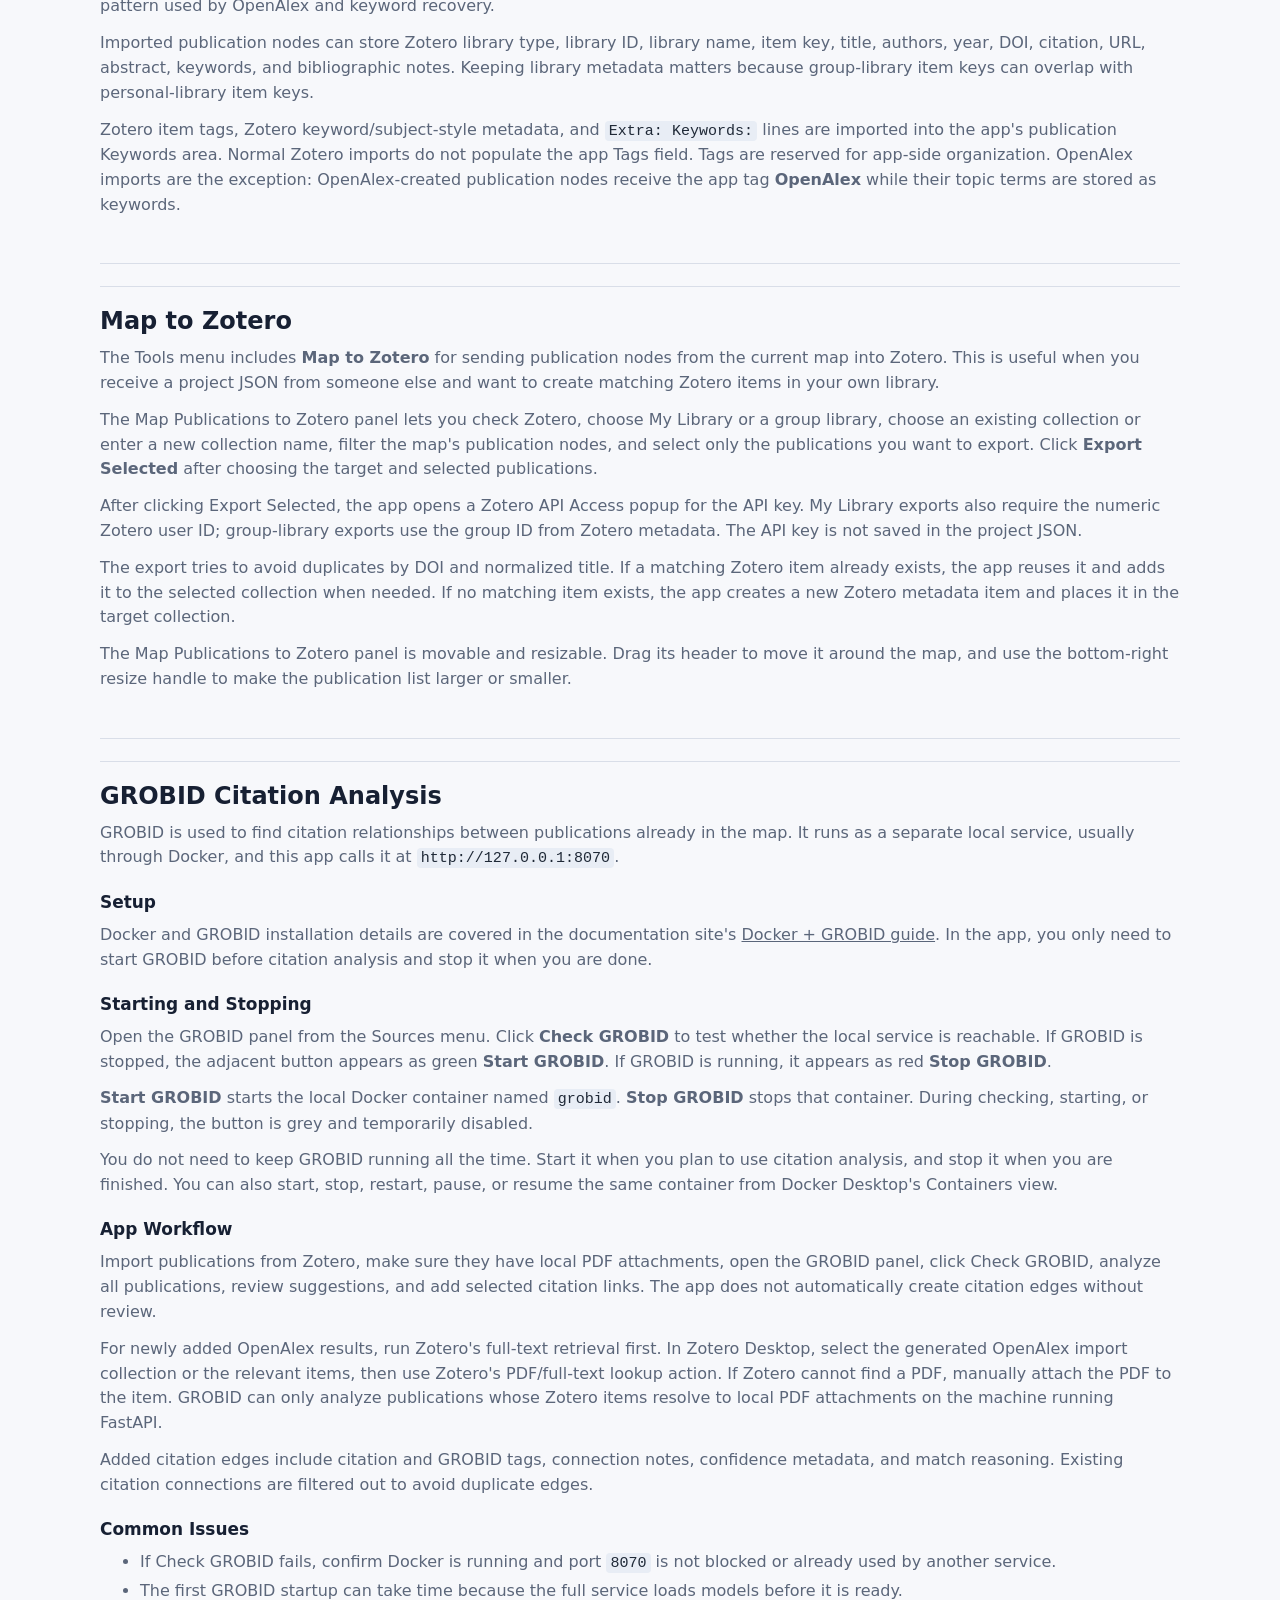
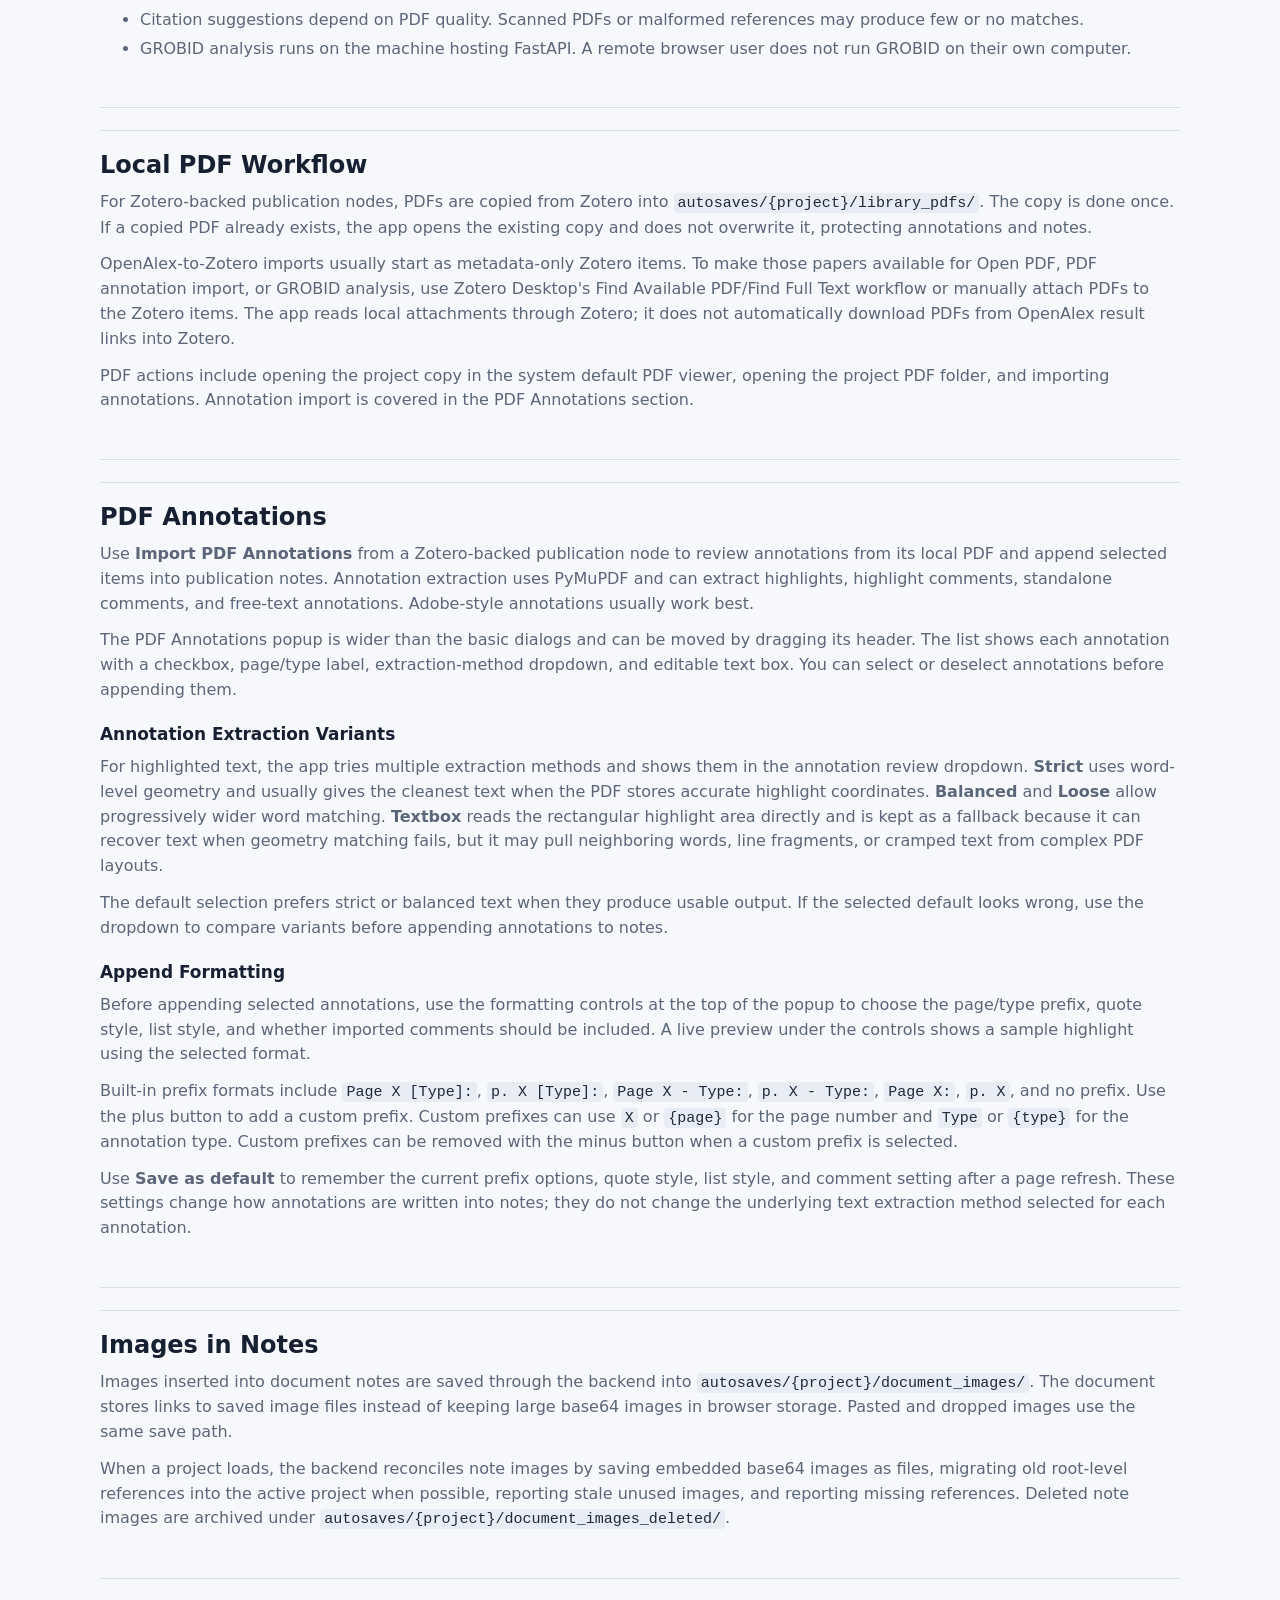
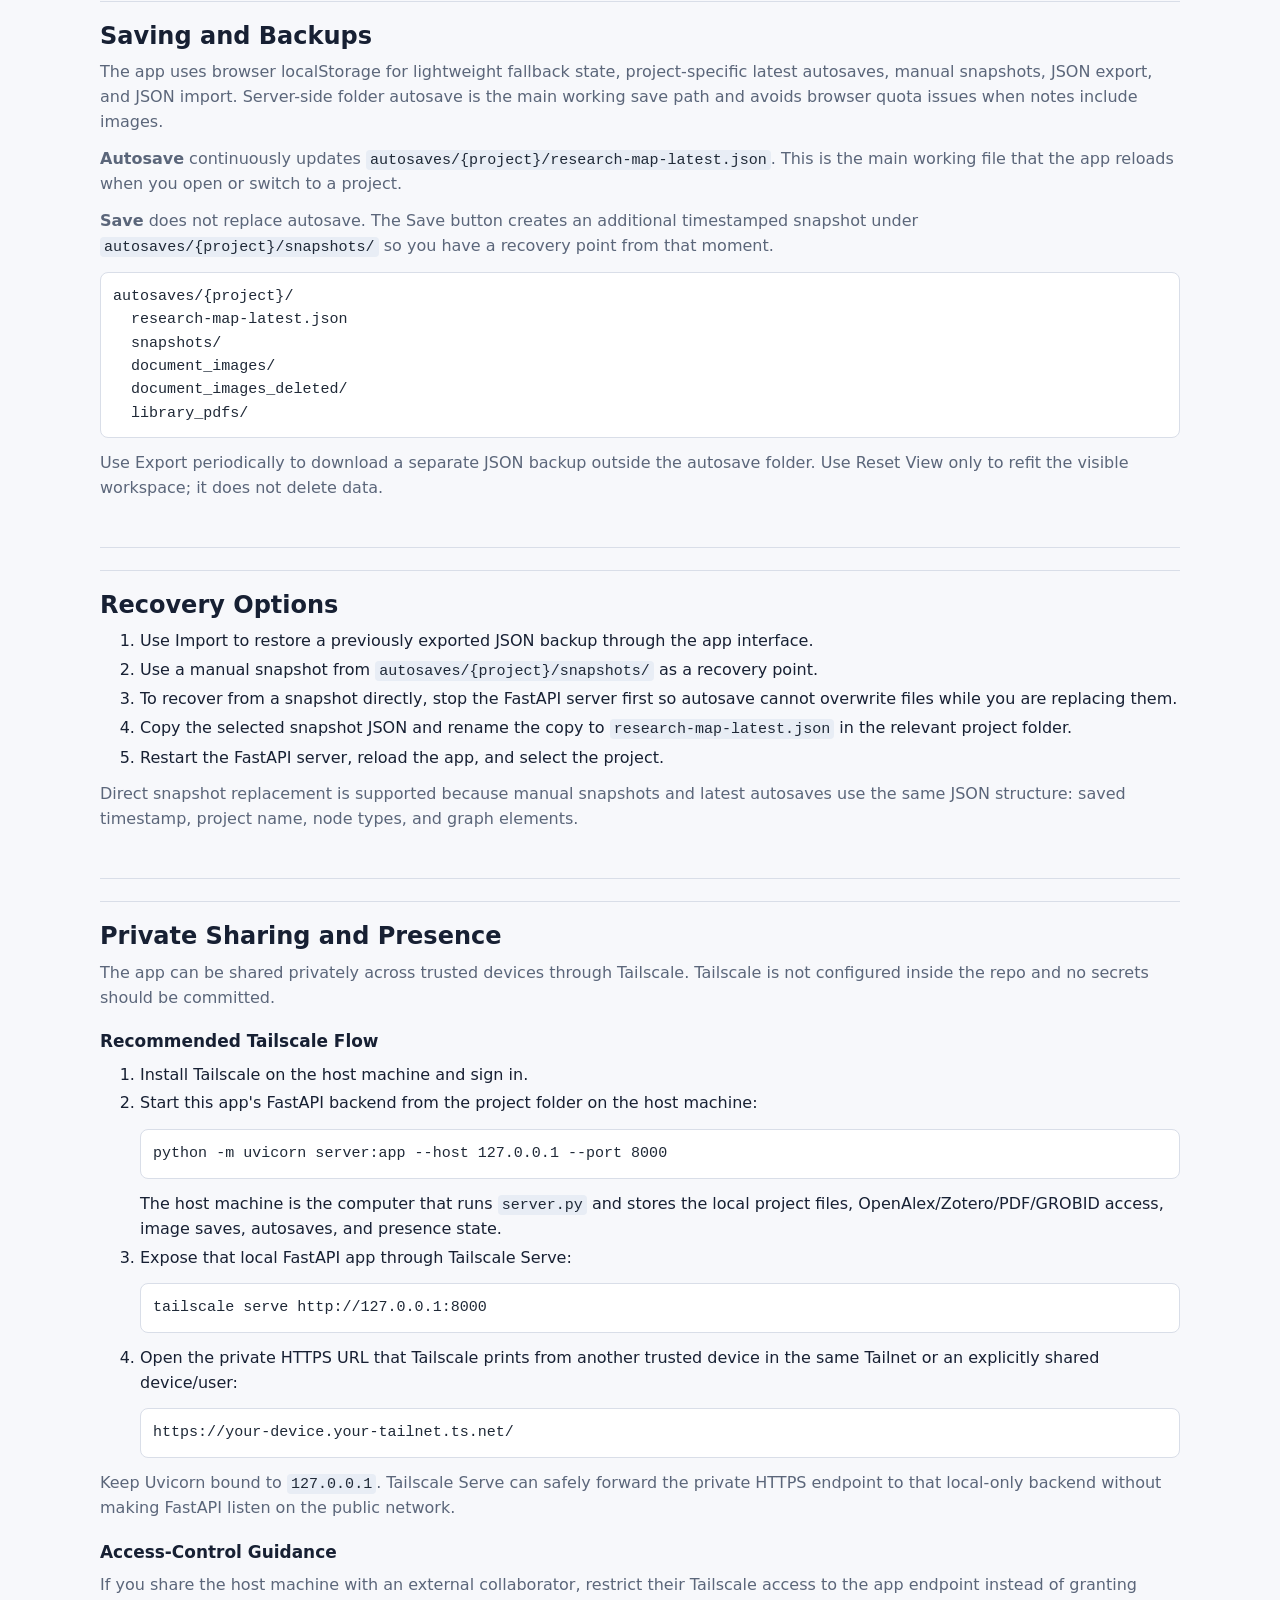
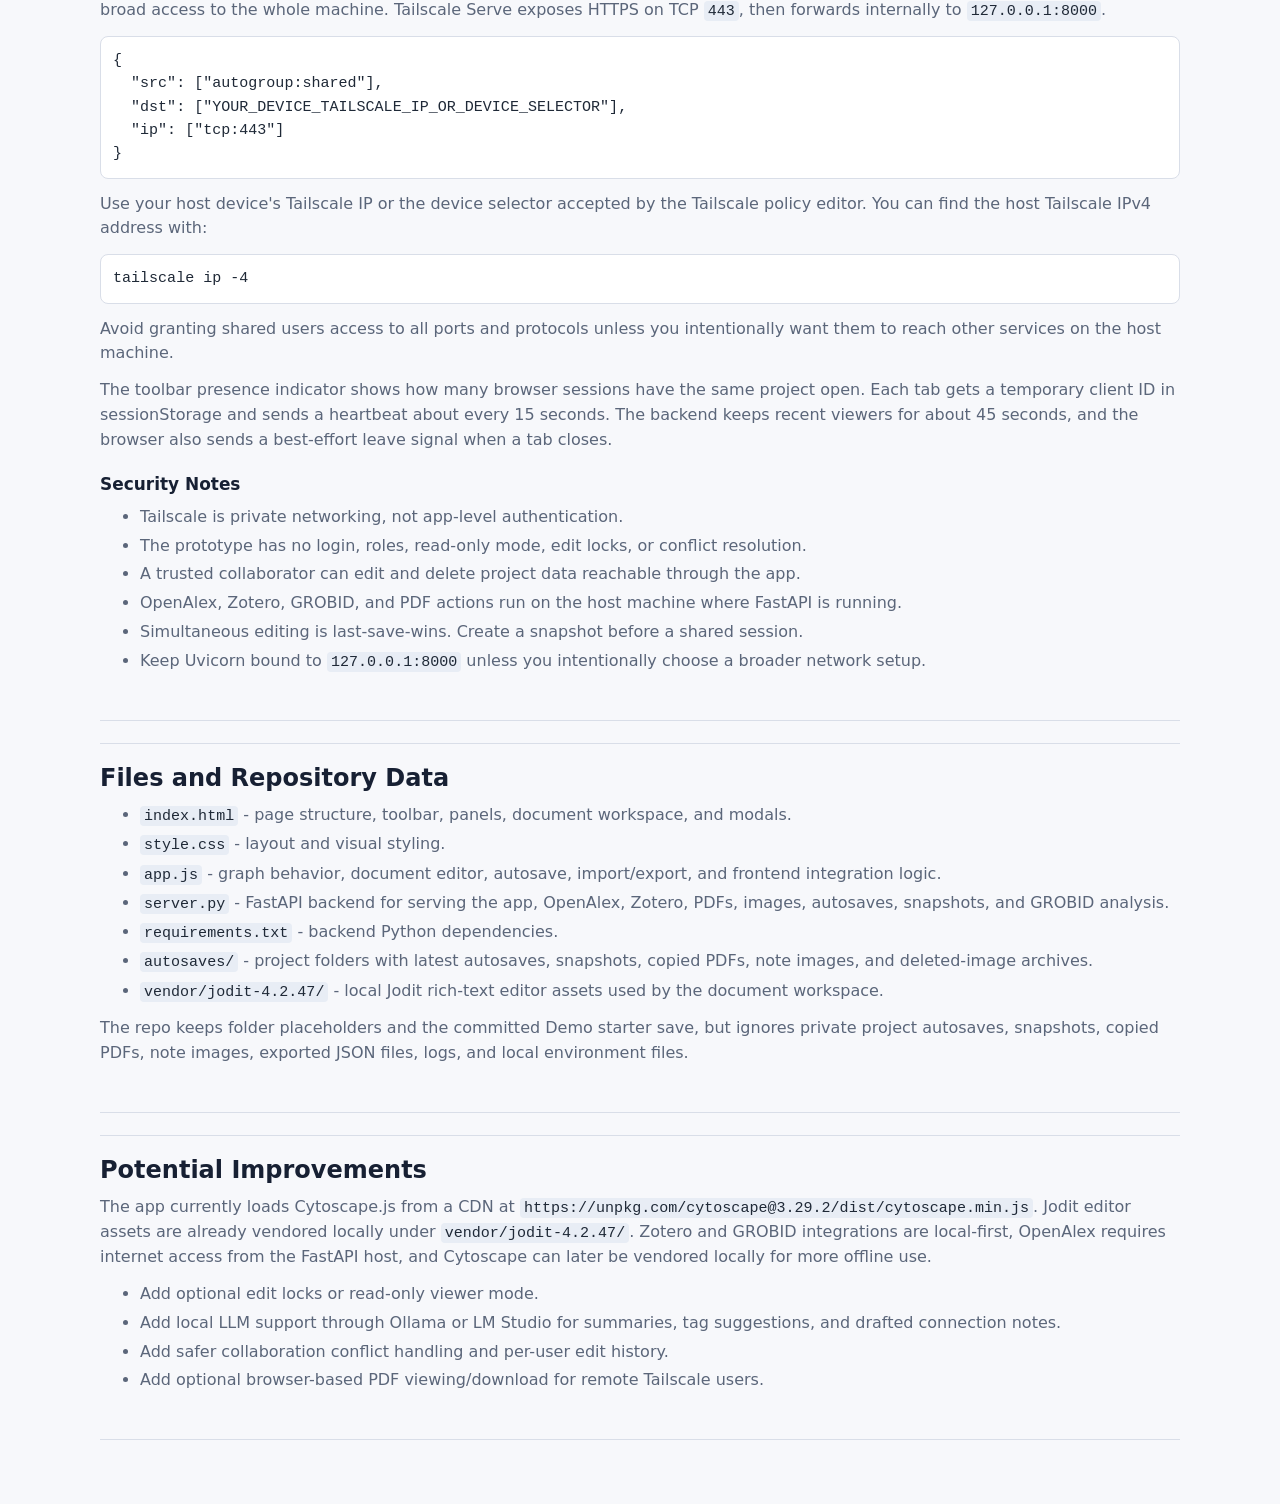
<file: docs/manual.html>
<!doctype html>
<html lang="en">
<head>
  <meta charset="utf-8">
  <meta name="viewport" content="width=device-width, initial-scale=1">
  <title>Research Mind Map Manual</title>
  <link rel="stylesheet" href="style.css">
</head>
<body class="about-page docs-manual-page">
  <header class="site-header">
    <a class="brand" href="index.html">Research Mind Map</a>
    <nav aria-label="Documentation navigation">
      <a href="beginner-guide.html">Beginner Guide</a>
      <a href="grobid-docker-guide.html">Docker + GROBID</a>
      <a href="manual.html" aria-current="page">Manual</a>
    </nav>
  </header>

  <main class="about-doc">
    <header class="about-hero">
      <h1>Research Mind Map Manual</h1>
      <p>Detailed guide for the local research mapping prototype, including workflows, integrations, storage, sharing, troubleshooting, and roadmap notes.</p>
    </header>

    <div id="manualContent">Loading manual...</div>
  </main>

  <script>
    fetch("manual-content.html")
      .then((response) => {
        if (!response.ok) throw new Error("Could not load manual content.");
        return response.text();
      })
      .then((html) => {
        const manualContent = document.getElementById("manualContent");
        manualContent.innerHTML = html;
        manualContent.querySelectorAll('a[href^="docs/"]').forEach((link) => {
          link.setAttribute("href", link.getAttribute("href").replace(/^docs\//, ""));
        });
        if (window.location.hash) {
          document.querySelector(window.location.hash)?.scrollIntoView();
        }
      })
      .catch((error) => {
        document.getElementById("manualContent").textContent = error.message;
      });
  </script>
</body>
</html>
</file>
<file: docs/style.css>
:root {
  --bg: #f7f8fb;
  --surface: #ffffff;
  --text: #172033;
  --muted: #5b667a;
  --line: #d9dee8;
  --accent: #2563eb;
  --accent-strong: #1746a2;
  --code-bg: #101827;
}

* {
  box-sizing: border-box;
}

body {
  margin: 0;
  background: var(--bg);
  color: var(--text);
  font-family: Inter, ui-sans-serif, system-ui, -apple-system, BlinkMacSystemFont, "Segoe UI", sans-serif;
  line-height: 1.6;
}

a {
  color: inherit;
}

.site-header {
  position: sticky;
  top: 0;
  z-index: 10;
  display: flex;
  align-items: center;
  justify-content: space-between;
  gap: 24px;
  padding: 16px clamp(20px, 5vw, 72px);
  background: rgba(255, 255, 255, 0.94);
  border-bottom: 1px solid var(--line);
  backdrop-filter: blur(12px);
}

.brand {
  font-weight: 750;
  text-decoration: none;
}

.site-header nav {
  display: flex;
  flex-wrap: wrap;
  gap: 14px;
  font-size: 0.95rem;
}

.site-header nav a {
  color: var(--muted);
  text-decoration: none;
}

.site-header nav a:hover,
.site-header nav a[aria-current="page"] {
  color: var(--accent);
}

main {
  width: min(1120px, calc(100% - 40px));
  margin: 0 auto;
}

.hero,
.doc-intro {
  padding: 72px 0 36px;
}

.hero h1,
.doc-intro h1 {
  max-width: 820px;
  margin: 0;
  font-size: clamp(2.2rem, 5vw, 4.4rem);
  line-height: 1.02;
  letter-spacing: 0;
}

.lead {
  max-width: 760px;
  margin: 18px 0 0;
  color: var(--muted);
  font-size: 1.14rem;
}

.eyebrow,
.card-kicker {
  margin: 0 0 12px;
  color: var(--accent);
  font-size: 0.78rem;
  font-weight: 750;
  letter-spacing: 0.08em;
  text-transform: uppercase;
}

.path-grid {
  display: grid;
  grid-template-columns: repeat(3, minmax(0, 1fr));
  gap: 18px;
  padding: 16px 0 72px;
}

.path-card {
  min-height: 230px;
  padding: 24px;
  background: var(--surface);
  border: 1px solid var(--line);
  border-radius: 8px;
  text-decoration: none;
  box-shadow: 0 12px 36px rgba(23, 32, 51, 0.06);
}

.path-card:hover {
  border-color: rgba(37, 99, 235, 0.45);
}

.path-card h2 {
  margin: 0 0 12px;
  font-size: 1.35rem;
  line-height: 1.18;
}

.path-card p {
  margin: 0;
  color: var(--muted);
}

.section-heading {
  margin-bottom: 18px;
}

.section-heading h2 {
  margin: 0;
}

.glossary {
  padding: 0 0 72px;
}

.glossary-grid {
  display: grid;
  grid-template-columns: repeat(2, minmax(0, 1fr));
  gap: 12px;
  margin: 0;
}

.glossary-grid div {
  padding: 16px;
  background: var(--surface);
  border: 1px solid var(--line);
  border-radius: 8px;
}

.glossary-grid dt {
  margin: 0 0 6px;
  color: var(--text);
  font-weight: 750;
}

.glossary-grid dd {
  margin: 0;
  color: var(--muted);
  font-size: 0.95rem;
}

.doc-page {
  width: min(900px, calc(100% - 40px));
}

body.about-page {
  min-height: 100vh;
  background: var(--bg);
}

.about-doc {
  width: min(1080px, calc(100% - 40px));
  margin: 0 auto;
  padding: 42px 0 64px;
  line-height: 1.55;
}

.about-hero {
  padding-bottom: 18px;
  border-bottom: 1px solid var(--line);
}

.about-hero h1 {
  margin: 0 0 8px;
  font-size: 2.15rem;
  line-height: 1.15;
}

.about-hero p {
  max-width: 760px;
  margin: 0;
  color: var(--muted);
  font-size: 1.06rem;
}

.about-toc {
  display: flex;
  flex-wrap: wrap;
  gap: 8px;
  margin: 18px 0 26px;
}

.about-toc a {
  border: 1px solid var(--line);
  border-radius: 6px;
  padding: 6px 10px;
  background: var(--surface);
  color: var(--text);
  font-size: 0.82rem;
  font-weight: 700;
  text-decoration: none;
}

.about-toc a:hover,
.about-toc a:focus {
  background: #edf2f8;
}

.about-doc section {
  margin-top: 22px;
  border-top: 1px solid var(--line);
  padding-top: 20px;
}

.about-doc h2 {
  margin: 0 0 10px;
  font-size: 1.5rem;
}

.about-doc h3 {
  margin: 18px 0 8px;
  font-size: 1.06rem;
}

.about-doc p,
.about-doc ul,
.about-doc ol {
  margin: 0 0 12px;
}

.about-doc li {
  margin: 4px 0;
}

.about-doc code {
  border-radius: 4px;
  padding: 1px 4px;
  background: #e8edf5;
  color: #1f2937;
  font-size: 0.94em;
}

.about-doc pre {
  overflow-x: auto;
  border: 1px solid var(--line);
  border-radius: 8px;
  padding: 12px;
  background: var(--surface);
}

.about-doc pre code {
  padding: 0;
  background: transparent;
}

.toc {
  display: flex;
  flex-wrap: wrap;
  gap: 10px;
  padding: 16px 0 28px;
  border-bottom: 1px solid var(--line);
}

.toc a,
.text-link {
  color: var(--accent);
  font-weight: 650;
}

section {
  padding: 34px 0;
  border-bottom: 1px solid var(--line);
}

h2 {
  margin: 0 0 14px;
  font-size: 1.75rem;
  line-height: 1.2;
}

h3 {
  margin: 24px 0 8px;
  font-size: 1.08rem;
}

p,
ul {
  margin-top: 0;
  color: var(--muted);
}

li + li {
  margin-top: 8px;
}

code,
kbd {
  font-family: "SFMono-Regular", Consolas, "Liberation Mono", monospace;
}

pre {
  overflow-x: auto;
  padding: 16px;
  background: var(--code-bg);
  color: #eef4ff;
  border-radius: 8px;
}

kbd {
  display: inline-block;
  padding: 1px 6px;
  background: #ffffff;
  border: 1px solid var(--line);
  border-bottom-width: 2px;
  border-radius: 5px;
  color: var(--text);
  font-size: 0.88em;
}

@media (max-width: 780px) {
  .site-header {
    align-items: flex-start;
    flex-direction: column;
  }

  .path-grid {
    grid-template-columns: 1fr;
  }

  .glossary-grid {
    grid-template-columns: 1fr;
  }
}
</file>
<file: style.css>
﻿:root {
  --bg: #f5f7fb;
  --panel: #ffffff;
  --text: #202632;
  --muted: #667085;
  --line: #d9dee8;
  --button: #26364f;
  --button-hover: #172238;
  --accent: #2776d2;
  --publication: #2d7ff9;
  --idea: #2f9d68;
  --resource: #2f9d68;
  --project: #8b5cf6;
  --toolbar-height: 98px;
  --details-panel-width: 340px;
  --right-chrome-width: 354px;
}

* {
  box-sizing: border-box;
}

html,
body {
  width: 100%;
  height: 100%;
  margin: 0;
}

body {
  background: var(--bg);
  color: var(--text);
  font-family: Arial, Helvetica, sans-serif;
}

body.about-page {
  min-height: 100vh;
  background: #f5f7fb;
}

.about-doc {
  max-width: 1080px;
  margin: 0 auto;
  padding: 28px 22px 56px;
  line-height: 1.55;
}

.about-hero {
  padding-bottom: 18px;
  border-bottom: 1px solid var(--line);
}

.about-back-link {
  display: inline-flex;
  align-items: center;
  min-height: 32px;
  margin-bottom: 14px;
  border: 1px solid var(--line);
  border-radius: 6px;
  padding: 0 12px;
  background: #ffffff;
  color: var(--text);
  font-weight: 700;
  text-decoration: none;
}

.about-back-link:hover,
.about-back-link:focus {
  background: #edf2f8;
}

.about-hero h1 {
  margin: 0 0 8px;
  font-size: 34px;
  line-height: 1.15;
}

.about-hero p {
  max-width: 760px;
  margin: 0;
  color: var(--muted);
  font-size: 17px;
}

.about-toc {
  display: flex;
  flex-wrap: wrap;
  gap: 8px;
  margin: 18px 0 26px;
}

.about-toc a {
  border: 1px solid var(--line);
  border-radius: 6px;
  padding: 6px 10px;
  background: #ffffff;
  color: var(--text);
  font-size: 13px;
  font-weight: 700;
  text-decoration: none;
}

.about-toc a:hover,
.about-toc a:focus {
  background: #edf2f8;
}

.about-doc section {
  margin-top: 22px;
  border-top: 1px solid #dfe5ef;
  padding-top: 20px;
}

.about-doc h2 {
  margin: 0 0 10px;
  font-size: 24px;
}

.about-doc h3 {
  margin: 18px 0 8px;
  font-size: 17px;
}

.about-doc p,
.about-doc ul {
  margin: 0 0 12px;
}

.about-doc li {
  margin: 4px 0;
}

.about-doc code {
  border-radius: 4px;
  padding: 1px 4px;
  background: #e8edf5;
  color: #1f2937;
  font-family: Consolas, "Courier New", monospace;
  font-size: 0.94em;
}

.about-doc pre {
  overflow-x: auto;
  border: 1px solid var(--line);
  border-radius: 8px;
  padding: 12px;
  background: #ffffff;
}

.about-doc pre code {
  padding: 0;
  background: transparent;
}

button,
input,
select,
textarea {
  font: inherit;
}

button {
  min-height: 36px;
  border: 0;
  border-radius: 6px;
  padding: 0 12px;
  background: var(--button);
  color: #fff;
  cursor: pointer;
  white-space: nowrap;
}

button:hover:not(:disabled) {
  background: var(--button-hover);
}

button:disabled {
  cursor: not-allowed;
  opacity: 0.45;
}

.view-tabs button {
  background: #e8edf5;
  color: var(--text);
}

.view-tabs button:hover:not(:disabled),
.view-tabs button:active,
.view-tabs button:focus {
  background: #e8edf5;
  color: var(--text);
}

.view-tabs button.active-view {
  background: var(--button);
  color: #ffffff;
}

.view-tabs button.active-view:hover:not(:disabled),
.view-tabs button.active-view:active,
.view-tabs button.active-view:focus {
  background: var(--button);
  color: #ffffff;
}

.view-tabs button:focus {
  outline: none;
}

.view-tabs button:focus-visible {
  outline: 2px solid rgba(47, 127, 246, 0.38);
  outline-offset: 2px;
}

.type-button.publication-type {
  background: var(--publication);
}

.type-button.publication-type:hover:not(:disabled) {
  background: #1f66c7;
}

.type-button.idea-type {
  background: var(--idea);
}

.type-button.idea-type:hover:not(:disabled) {
  background: #257f55;
}

.app-shell {
  display: flex;
  flex-direction: column;
  width: 100%;
  min-height: 100vh;
}

.app-shell.multi-view {
  height: 100vh;
  overflow: hidden;
  display: grid;
  grid-template-rows: auto minmax(0, 1fr);
}

.toolbar {
  display: grid;
  grid-template-columns: minmax(0, 1fr) var(--right-chrome-width);
  align-items: stretch;
  gap: 0;
  min-height: var(--toolbar-height);
  padding: 6px 0 6px 12px;
  border-bottom: 1px solid var(--line);
  background: #f8fafc;
  overflow: visible;
  position: relative;
  z-index: 20;
}

.toolbar-main {
  display: flex;
  align-items: stretch;
  gap: 6px;
  min-width: 0;
  padding-right: 12px;
  flex-wrap: wrap;
}

.toolbar-group {
  display: flex;
  align-items: center;
  gap: 6px;
  flex: 0 1 auto;
  min-width: 0;
}

.toolbar-standalone {
  display: flex;
  align-items: center;
  align-self: center;
  flex: 0 0 auto;
}

.manual-standalone {
  align-self: stretch;
}

.manual-standalone .icon-toolbar-link {
  display: inline-flex;
  align-items: center;
  justify-content: center;
  width: 56px;
  min-height: 100%;
  border: 1px solid var(--line);
  border-radius: 8px;
  background: #ffffff;
  color: var(--text);
  font-size: 24px;
  font-weight: 800;
  line-height: 1;
  text-decoration: none;
  box-shadow: 0 1px 2px rgba(32, 38, 50, 0.04);
}

.manual-standalone .icon-toolbar-link:hover,
.manual-standalone .icon-toolbar-link:focus {
  background: #edf2f8;
  color: var(--text);
}

.toolbar-row-break {
  flex: 0 0 100%;
  width: 100%;
  height: 0;
}

.toolbar-cluster {
  align-self: stretch;
  align-items: stretch;
  flex-direction: column;
  justify-content: center;
  gap: 4px;
  min-height: 42px;
  padding: 4px 8px 6px;
  border: 1px solid #dfe5ef;
  border-radius: 8px;
  background: #ffffff;
  box-shadow: 0 1px 2px rgba(32, 38, 50, 0.04);
}

.toolbar-menu {
  position: relative;
  align-self: center;
  flex: 0 0 auto;
}

#keywordClusterSettingsButton[hidden] {
  display: none;
}

.presence-inline {
  align-self: center;
  flex: 0 0 auto;
}

.toolbar-menu summary {
  display: inline-flex;
  align-items: center;
  min-height: 30px;
  border: 1px solid #dfe5ef;
  border-radius: 6px;
  padding: 0 11px;
  background: #ffffff;
  color: var(--text);
  font-size: 13px;
  font-weight: 700;
  cursor: pointer;
  list-style: none;
  box-shadow: 0 1px 2px rgba(32, 38, 50, 0.04);
}

.toolbar-menu summary::-webkit-details-marker {
  display: none;
}

.toolbar-menu summary::after {
  content: "";
  width: 0;
  height: 0;
  margin-left: 8px;
  border-left: 4px solid transparent;
  border-right: 4px solid transparent;
  border-top: 5px solid var(--muted);
}

.toolbar-menu[open] summary,
.toolbar-menu summary:hover {
  background: #edf2f8;
}

.toolbar-menu-panel {
  position: absolute;
  top: calc(100% + 6px);
  left: 0;
  z-index: 50;
  display: flex;
  flex-direction: column;
  gap: 8px;
  min-width: 190px;
  padding: 10px;
  border: 1px solid #d7deea;
  border-radius: 8px;
  background: #ffffff;
  box-shadow: 0 16px 36px rgba(32, 38, 50, 0.18);
}

.toolbar-menu-panel-wide {
  min-width: 330px;
}

.toolbar-menu-panel button,
.toolbar-menu-action {
  display: inline-flex;
  align-items: center;
  justify-content: center;
  min-height: 34px;
  border: 1px solid var(--line);
  border-radius: 6px;
  background: #ffffff;
  color: var(--text);
}

.toolbar-menu-panel button:hover:not(:disabled),
.toolbar-menu-panel button:focus {
  background: #edf2f8;
}

.toolbar-label {
  color: var(--muted);
  font-size: 10px;
  font-weight: 800;
  line-height: 1;
  text-transform: uppercase;
  letter-spacing: 0.02em;
}

.toolbar-buttons {
  display: flex;
  align-items: center;
  gap: 5px;
  min-width: 0;
}

.toolbar-select-label {
  display: inline-flex;
  align-items: center;
  gap: 6px;
  min-height: 30px;
  color: var(--muted);
  font-size: 12px;
  font-weight: 800;
}

.toolbar-select-label select {
  min-height: 30px;
  border: 1px solid var(--line);
  border-radius: 6px;
  padding: 0 28px 0 10px;
  background: #ffffff;
  color: var(--text);
  font: inherit;
  font-weight: 400;
}

.toolbar-project-select {
  min-height: 30px;
  min-width: 130px;
  max-width: 220px;
  border: 1px solid var(--line);
  border-radius: 6px;
  padding: 0 10px;
  background: #ffffff;
  color: var(--text);
  font: inherit;
}

.toolbar-range-label {
  display: inline-flex;
  align-items: center;
  gap: 6px;
  min-height: 30px;
  color: var(--muted);
  font-size: 12px;
  font-weight: 800;
}

.toolbar-range-label input {
  width: 86px;
}

.toolbar-range-label output {
  min-width: 32px;
  color: var(--text);
  font-size: 12px;
  font-weight: 700;
  text-align: right;
}

.toolbar-buttons button {
  min-height: 30px;
  border: 1px solid var(--line);
  background: #ffffff;
  color: var(--text);
  box-shadow: 0 1px 0 rgba(32, 38, 50, 0.03);
}

.toolbar-buttons .icon-toolbar-button,
.toolbar-buttons .icon-toolbar-link {
  display: inline-flex;
  align-items: center;
  justify-content: center;
  width: 32px;
  min-height: 30px;
  border: 1px solid var(--line);
  border-radius: 6px;
  padding: 0;
  background: #ffffff;
  color: var(--text);
  font-size: 16px;
  line-height: 1;
  text-decoration: none;
  box-shadow: 0 1px 0 rgba(32, 38, 50, 0.03);
}

.search-toolbar-button {
  font-size: 15px;
}

.reset-view-toolbar-button {
  font-size: 17px;
}

.toolbar-buttons button:hover:not(:disabled),
.toolbar-buttons button:active,
.toolbar-buttons button:focus,
.toolbar-buttons .icon-toolbar-link:hover,
.toolbar-buttons .icon-toolbar-link:focus {
  background: #edf2f8;
  color: var(--text);
}

.presence-indicator {
  display: inline-flex;
  align-items: center;
  gap: 6px;
  min-height: 30px;
  border: 1px solid var(--line);
  border-radius: 6px;
  padding: 0 9px;
  background: #ffffff;
  color: #394253;
  font-size: 12px;
  font-weight: 800;
  white-space: nowrap;
  cursor: pointer;
}

.presence-indicator:hover:not(:disabled),
.presence-indicator:active,
.presence-indicator:focus {
  background: #edf2f8;
  color: #394253;
}

.presence-dot {
  width: 9px;
  height: 9px;
  border-radius: 999px;
  background: #22c55e;
  box-shadow: 0 0 0 3px rgba(34, 197, 94, 0.16);
}

.presence-indicator.offline .presence-dot {
  background: #94a3b8;
  box-shadow: 0 0 0 3px rgba(148, 163, 184, 0.18);
}

.toolbar-buttons button:focus {
  outline: none;
}

.toolbar-buttons button:focus-visible {
  outline: 2px solid rgba(47, 127, 246, 0.38);
  outline-offset: 2px;
}

.toolbar-status {
  align-self: stretch;
  display: flex;
  flex-direction: column;
  justify-content: center;
  min-width: 0;
  padding: 10px 18px 10px 14px;
  border-left: 1px solid #cbd5e1;
  text-align: right;
  overflow-wrap: anywhere;
}

.status-message,
.autosave-message {
  margin: 0;
  color: var(--muted);
  font-size: 14px;
}

.autosave-message {
  margin-top: 3px;
  font-size: 12px;
}

.workspace {
  display: grid;
  grid-template-columns: minmax(0, 1fr) var(--right-chrome-width);
  min-height: calc(100vh - var(--toolbar-height));
}

.workspace[hidden] {
  display: none;
}

.app-shell.multi-view .workspace {
  min-height: 0;
  height: 100%;
  grid-template-columns: minmax(0, 1fr);
  border-right: 1px solid var(--line);
  border-bottom: 0;
  overflow: hidden;
}

.app-shell.multi-view .details-panel {
  display: none;
}

.document-workspace {
  display: grid;
  grid-template-columns: 340px minmax(0, 1fr);
  min-height: calc(100vh - var(--toolbar-height));
  background: #eef3f9;
}

.app-shell:not(.multi-view) .document-workspace {
  grid-template-columns: 390px minmax(0, 1fr);
  height: calc(100vh - var(--toolbar-height));
  min-height: 0;
  overflow: hidden;
}

.app-shell.multi-view .document-workspace {
  min-height: 0;
  height: 100%;
  grid-template-columns: 270px minmax(0, 1fr);
  overflow: hidden;
}

.document-workspace[hidden] {
  display: none;
}

.document-outline {
  border-right: 1px solid var(--line);
  background: var(--panel);
  padding: 18px;
  overflow-y: auto;
  scrollbar-gutter: stable;
}

.outline-list {
  display: flex;
  flex-direction: column;
  gap: 8px;
  margin-top: 16px;
}

.outline-item {
  min-height: 38px;
  border: 1px solid var(--line);
  border-left: 5px solid var(--muted);
  border-radius: 6px;
  padding: 8px 10px;
  background: #ffffff;
  color: var(--text);
  text-align: left;
  white-space: normal;
}

.app-shell.multi-view .document-outline {
  padding: 14px;
}

.app-shell.multi-view .outline-list {
  gap: 7px;
  margin-top: 12px;
}

.app-shell.multi-view .outline-item {
  padding: 7px 9px;
  font-size: 13px;
  line-height: 1.18;
}

.outline-item:hover,
.outline-item.active-section {
  background: #edf2f8;
}

.outline-item:hover:not(:disabled),
.outline-item:active,
.outline-item:focus {
  background: #edf2f8;
  color: var(--text);
}

.outline-item:focus {
  outline: none;
}

.outline-item:focus-visible {
  outline: 2px solid rgba(47, 127, 246, 0.38);
  outline-offset: 2px;
}

.outline-select-label {
  display: grid;
  gap: 6px;
  margin-top: 14px;
  color: var(--muted);
  font-size: 12px;
  font-weight: 800;
}

.outline-select-label select {
  width: 100%;
  min-height: 34px;
  border: 1px solid var(--line);
  border-radius: 6px;
  padding: 0 30px 0 10px;
  background: #ffffff;
  color: var(--text);
  font: inherit;
  font-size: 14px;
  font-weight: 400;
}

.document-primary-tag-control {
  display: inline-flex;
  align-items: center;
  gap: 8px;
  width: fit-content;
  max-width: 100%;
  margin: 0 0 16px;
  color: var(--muted);
  font-size: 12px;
  font-weight: 800;
}

.document-primary-tag-control[hidden] {
  display: none;
}

.document-primary-tag-control select {
  min-height: 32px;
  max-width: 260px;
  border: 1px solid var(--line);
  border-radius: 6px;
  padding: 0 9px;
  background: #ffffff;
  color: var(--text);
  font: inherit;
  font-weight: 400;
}

.tag-autocomplete-menu {
  position: fixed;
  z-index: 1200;
  display: flex;
  flex-direction: column;
  max-height: 220px;
  overflow-y: auto;
  padding: 4px;
  border: 1px solid #cbd5e1;
  border-radius: 6px;
  background: #ffffff;
  box-shadow: 0 10px 24px rgba(15, 23, 42, 0.16);
}

.tag-autocomplete-menu[hidden] {
  display: none;
}

.tag-autocomplete-menu button {
  width: 100%;
  border: 0;
  border-radius: 4px;
  background: transparent;
  color: #1f2937;
  padding: 8px 10px;
  text-align: left;
  font: inherit;
  cursor: pointer;
}

.tag-autocomplete-menu button:hover,
.tag-autocomplete-menu button.active {
  background: #e8eef7;
}

.outline-item[data-type="Publication"] {
  border-left-color: var(--publication);
}

.outline-item[data-type="Idea"] {
  border-left-color: var(--idea);
}

.outline-section-title {
  margin: 14px 0 0;
  color: var(--muted);
  font-size: 12px;
  font-weight: 800;
  text-transform: uppercase;
}

.outline-empty-state {
  padding: 12px 10px;
  color: var(--muted);
  font-size: 13px;
}

.outline-item[data-type="Connection"] {
  border-left-color: #7c3aed;
}

.document-editor-shell {
  display: flex;
  flex-direction: column;
  min-width: 0;
  min-height: 0;
  overflow: hidden;
}

.app-shell.multi-view .document-editor-shell {
  display: grid;
  grid-template-rows: auto minmax(0, 1fr);
  min-height: 0;
  overflow: hidden;
}

.document-page-scroll {
  flex: 1 1 auto;
  min-height: 0;
  overflow: auto;
}

.app-shell.multi-view .document-page-scroll {
  min-height: 0;
}

.app-shell.multi-view .document-page {
  width: calc(100% - 28px);
  min-height: calc(100% - 28px);
  margin: 14px auto;
  padding: 28px 34px;
}

.app-shell.multi-view #mapWorkspace,
.app-shell.multi-view #documentWorkspace {
  min-width: 0;
}

.app-shell.multi-view #mapWorkspace {
  grid-column: 1;
}

.app-shell.multi-view #documentWorkspace {
  grid-column: 2;
}

.app-shell.multi-view main {
  min-height: 0;
}

.app-shell.multi-view {
  grid-template-columns: minmax(420px, 44%) minmax(0, 56%);
}

.app-shell.multi-view .toolbar {
  grid-column: 1 / -1;
}

.app-shell.multi-view .doc-toolbar {
  position: relative;
  top: auto;
  min-width: 0;
  flex: 0 0 58px;
  min-height: 58px;
  max-height: 58px;
  padding: 12px 10px;
}

.app-shell.multi-view .doc-toolbar select {
  height: 30px;
}

.app-shell.multi-view .doc-icon-button,
.app-shell.multi-view .doc-split-color-control,
.app-shell.multi-view .doc-action-button {
  height: 30px;
  min-width: 30px;
}

.doc-toolbar {
  position: sticky;
  top: 0;
  z-index: 12;
  display: flex;
  flex: 0 0 52px;
  flex-wrap: nowrap;
  gap: 6px;
  align-items: center;
  box-sizing: border-box;
  min-height: 52px;
  max-height: 52px;
  padding: 10px 14px;
  border-bottom: 1px solid var(--line);
  background: #ffffff;
  overflow-x: auto;
  overflow-y: hidden;
}

.doc-toolbar select,
.doc-toolbar [data-doc-command],
.doc-toolbar #docFormatPainterButton,
.doc-toolbar #docLinkButton,
.doc-toolbar #docTableButton,
.doc-toolbar .doc-image-size-control,
.doc-toolbar .doc-split-color-control,
.doc-toolbar .doc-align-control {
  display: none !important;
}

.document-page .jodit-container {
  width: 100% !important;
  height: auto !important;
  min-height: 520px;
  border: 0;
  background: transparent;
  overflow: visible !important;
}

.document-page .jodit-workplace,
.document-page .jodit-wysiwyg {
  height: auto !important;
  min-height: 460px !important;
  max-height: none !important;
  background: #ffffff;
  overflow: visible !important;
}

.document-page .jodit-wysiwyg {
  color: var(--text);
  font-family: Arial, Helvetica, sans-serif;
  font-size: 16px;
  line-height: 1.65;
}

.document-page .jodit-toolbar__box {
  position: sticky;
  top: 0;
  z-index: 12;
  border: 1px solid var(--line);
  border-radius: 6px;
  margin-bottom: 10px;
  background: #ffffff;
  box-shadow: 0 4px 12px rgba(32, 38, 50, 0.08);
}

.doc-toolbar-group {
  display: flex;
  flex: 0 0 auto;
  gap: 4px;
  align-items: center;
  padding-right: 8px;
  margin-right: 4px;
  border-right: 1px solid var(--line);
}

.doc-toolbar-group:last-child {
  border-right: 0;
}

.doc-toolbar select {
  height: 30px;
  border: 1px solid var(--line);
  border-radius: 5px;
  padding: 0 26px 0 8px;
  background: #ffffff;
  color: var(--text);
  font: inherit;
}

.doc-action-button {
  height: 30px;
  border: 0;
  border-radius: 5px;
  padding: 0 12px;
  background: #2563eb;
  color: #ffffff;
  font: inherit;
  white-space: nowrap;
}

.doc-action-button:disabled {
  cursor: not-allowed;
  background: #cbd5e1;
  color: #64748b;
}

#docFontFamily {
  width: 150px;
}

#docFontSize {
  width: 72px;
}

#docParagraphStyle {
  width: 120px;
}

.doc-icon-button {
  display: inline-flex;
  align-items: center;
  justify-content: center;
  min-width: 30px;
  height: 30px;
  border: 1px solid var(--line);
  border-radius: 5px;
  padding: 0 8px;
  background: #ffffff;
  color: var(--text);
  font-size: 14px;
  font-weight: 700;
}

.doc-icon-button:hover {
  background: #edf2f8;
}

.doc-icon-button:hover:not(:disabled),
.doc-icon-button:active,
.doc-icon-button:focus {
  background: #edf2f8;
  color: var(--text);
}

.doc-icon-button:focus {
  outline: none;
}

.doc-icon-button:focus-visible {
  outline: 2px solid rgba(47, 127, 246, 0.38);
  outline-offset: 2px;
}

.doc-icon-button.active-tool,
.doc-icon-button.active-tool:hover,
.doc-icon-button.active-tool:focus {
  border-color: #2563eb;
  background: #dbeafe;
  color: #1d4ed8;
}

.format-painter-icon {
  width: 18px;
  height: 18px;
  fill: none;
  stroke: currentColor;
  stroke-width: 2;
  stroke-linecap: round;
  stroke-linejoin: round;
}

.underline-icon {
  text-decoration: underline;
}

.doc-split-color-control {
  display: inline-flex;
  align-items: stretch;
  height: 30px;
}

.doc-color-apply,
.doc-color-picker-button {
  border: 1px solid var(--line);
  background: #ffffff;
  color: var(--text);
  font: inherit;
  font-size: 13px;
  font-weight: 800;
}

.doc-color-apply {
  display: inline-flex;
  min-width: 34px;
  align-items: center;
  justify-content: center;
  flex-direction: column;
  gap: 2px;
  border-radius: 5px 0 0 5px;
  padding: 0 8px;
}

.doc-color-picker-button {
  display: inline-flex;
  width: 26px;
  align-items: center;
  justify-content: center;
  margin-left: -1px;
  border-radius: 0 5px 5px 0;
  padding: 0;
}

.doc-color-apply:hover,
.doc-color-picker-button:hover,
.doc-color-apply:focus,
.doc-color-picker-button:focus {
  background: #edf2f8;
}

.doc-color-apply:focus,
.doc-color-picker-button:focus {
  outline: none;
}

.doc-color-apply:focus-visible,
.doc-color-picker-button:focus-visible {
  outline: 2px solid rgba(47, 127, 246, 0.38);
  outline-offset: 2px;
}

.doc-color-bar {
  display: block;
  width: 18px;
  height: 3px;
  border-radius: 999px;
}

.doc-color-swatch {
  display: block;
  width: 13px;
  height: 13px;
  border: 1px solid #8a94a6;
  border-radius: 3px;
}

.doc-color-menu {
  position: fixed;
  z-index: 100;
  display: grid;
  grid-template-columns: repeat(5, 24px);
  gap: 6px;
  padding: 8px;
  border: 1px solid var(--line);
  border-radius: 6px;
  background: #ffffff;
  box-shadow: 0 12px 28px rgba(32, 38, 50, 0.18);
}

.doc-color-menu[hidden] {
  display: none;
}

.doc-color-menu-swatch {
  width: 24px;
  height: 24px;
  border: 1px solid #8a94a6;
  border-radius: 5px;
  padding: 0;
  background: #ffffff;
}

.doc-color-menu-swatch:hover,
.doc-color-menu-swatch:focus {
  outline: 2px solid rgba(47, 127, 246, 0.38);
  outline-offset: 1px;
}

.doc-color-menu-custom {
  grid-column: 1 / -1;
  border: 0;
  border-radius: 5px;
  padding: 7px 8px;
  background: transparent;
  color: var(--text);
  font: inherit;
  text-align: left;
}

.doc-color-menu-custom:hover,
.doc-color-menu-custom:focus {
  background: #edf2f8;
  outline: none;
}

.doc-align-control {
  position: relative;
  display: inline-flex;
  height: 30px;
}

.doc-align-apply,
.doc-align-menu-button {
  border: 1px solid var(--line);
  background: #ffffff;
  color: var(--text);
  font: inherit;
  font-weight: 800;
}

.doc-align-apply {
  display: inline-flex;
  width: 34px;
  align-items: center;
  justify-content: center;
  border-radius: 5px 0 0 5px;
}

.doc-align-menu-button {
  width: 24px;
  margin-left: -1px;
  border-radius: 0 5px 5px 0;
  padding: 0;
}

.doc-align-apply:hover,
.doc-align-menu-button:hover,
.doc-align-apply:focus,
.doc-align-menu-button:focus {
  background: #edf2f8;
}

.doc-align-menu {
  position: fixed;
  z-index: 100;
  min-width: 132px;
  padding: 6px;
  border: 1px solid var(--line);
  border-radius: 6px;
  background: #ffffff;
  box-shadow: 0 12px 28px rgba(32, 38, 50, 0.18);
}

.doc-align-menu[hidden] {
  display: none;
}

.doc-align-menu button {
  display: flex;
  width: 100%;
  align-items: center;
  gap: 8px;
  border: 0;
  border-radius: 5px;
  padding: 7px 8px;
  background: transparent;
  color: var(--text);
  font: inherit;
  text-align: left;
}

.doc-align-menu button:hover {
  background: #edf2f8;
}

.align-icon {
  display: inline-grid;
  width: 17px;
  height: 12px;
  align-content: center;
  gap: 2px;
}

.align-icon::before,
.align-icon::after {
  content: "";
}

.align-icon::before,
.align-icon::after {
  height: 2px;
  border-radius: 999px;
  background: #1f2937;
}

.align-icon {
  border-radius: 999px;
  background: linear-gradient(#1f2937, #1f2937) left center / 17px 2px no-repeat;
}

.align-left {
  justify-items: start;
}

.align-left::before {
  width: 12px;
}

.align-left::after {
  width: 15px;
}

.align-center {
  justify-items: center;
}

.align-center::before {
  width: 11px;
}

.align-center::after {
  width: 14px;
}

.align-right {
  justify-items: end;
}

.align-right::before {
  width: 12px;
}

.align-right::after {
  width: 15px;
}

.doc-image-size-control {
  display: inline-grid;
  grid-template-columns: auto 100px 60px;
  align-items: center;
  gap: 8px;
  min-height: 30px;
  padding: 0 8px;
  border: 1px solid var(--line);
  border-radius: 5px;
  background: #ffffff;
  color: var(--text);
  font-size: 13px;
  font-weight: 700;
  white-space: nowrap;
}

.doc-image-size-control input[type="range"] {
  min-width: 0;
}

.doc-image-size-control input[type="number"] {
  width: 60px;
  height: 24px;
  border: 1px solid var(--line);
  border-radius: 5px;
  padding: 0 6px;
  font: inherit;
  font-weight: 400;
}

@media (max-width: 1100px) {
  .doc-image-size-control {
    grid-template-columns: auto 82px 54px;
  }

  .doc-toolbar {
    padding-right: 10px;
  }
}

.doc-image-size-control {
  display: none;
}

.document-page {
  display: flex;
  flex-direction: column;
  position: relative;
  width: min(880px, calc(100% - 40px));
  min-height: 940px;
  margin: 24px auto;
  padding: 56px 64px;
  background: #ffffff;
  box-shadow: 0 10px 36px rgba(32, 38, 50, 0.14);
}

.document-title-input {
  width: 100%;
  border: 0;
  border-bottom: 1px solid var(--line);
  padding: 0 0 12px;
  color: var(--text);
  font-size: 30px;
  font-weight: 700;
  line-height: 1.18;
  resize: none;
  overflow: hidden;
  white-space: pre-wrap;
  overflow-wrap: anywhere;
  font-family: inherit;
}

.document-title-input:disabled {
  color: #8a94a6;
  background: #ffffff;
}

.app-shell.multi-view .document-title-input {
  font-size: 24px;
  line-height: 1.18;
  padding-bottom: 10px;
}

.document-metadata {
  display: grid;
  grid-template-columns: 1fr;
  gap: 14px;
  margin-top: auto;
  padding-top: 18px;
}

.app-shell.multi-view .document-metadata {
  margin-top: 16px;
  padding-top: 14px;
  border-top: 1px solid var(--line);
}

.document-metadata[hidden] {
  display: none;
}

.document-metadata label {
  display: flex;
  flex-direction: column;
  gap: 6px;
  color: #394253;
  font-size: 13px;
  font-weight: 700;
}

.document-metadata input,
.document-metadata textarea {
  width: 100%;
  border: 1px solid var(--line);
  border-radius: 6px;
  padding: 9px 10px;
  color: var(--text);
  font: inherit;
  font-weight: 400;
}

.document-metadata textarea {
  min-height: 74px;
  resize: vertical;
}

.document-editor {
  flex: 0 0 auto;
  min-height: 520px;
  margin-top: 24px;
  margin-bottom: 28px;
  color: var(--text);
  font-family: Georgia, "Times New Roman", serif;
  font-size: 17px;
  line-height: 1.65;
  outline: none;
}

.app-shell.multi-view .document-editor {
  flex: 0 0 auto;
  min-height: 260px;
  margin-top: 18px;
  margin-bottom: 0;
  font-size: 16px;
}

.document-editor[contenteditable="false"] {
  color: var(--muted);
}

.document-editor a {
  color: #1d4ed8;
  text-decoration: underline;
}

.document-editor a[data-node-link] {
  font-weight: 700;
  text-decoration-style: dotted;
}

.document-editor ul,
.document-editor ol {
  margin: 0.35em 0 0.35em 1.6em;
  padding-left: 1.2em;
}

.document-editor li {
  margin: 0.18em 0;
}

.document-editor ul {
  list-style-type: disc;
}

.document-editor ul ul {
  list-style-type: circle;
}

.document-editor ul ul ul {
  list-style-type: square;
}

.document-editor ul ul ul ul {
  list-style-type: disc;
}

.document-editor ul ul ul ul ul {
  list-style-type: circle;
}

.document-editor ul ul ul ul ul ul {
  list-style-type: square;
}

.document-editor ol {
  list-style-type: decimal;
}

.document-editor ol ol {
  list-style-type: lower-alpha;
}

.document-editor ol ol ol {
  list-style-type: lower-roman;
}

.document-editor ol ol ol ol {
  list-style-type: decimal;
}

.document-editor ol ol ol ol ol {
  list-style-type: lower-alpha;
}

.document-editor ol ol ol ol ol ol {
  list-style-type: lower-roman;
}

.document-editor img {
  display: block;
  max-width: 100%;
  height: auto;
  margin: 16px 0;
  border-radius: 4px;
}

.document-editor img.selected-doc-image {
  outline: 3px solid #2563eb;
  outline-offset: 4px;
}

.document-editor table {
  width: 100%;
  margin: 16px 0;
  border-collapse: collapse;
  table-layout: fixed;
}

.document-editor table.selected-doc-table {
  outline: 3px solid #2563eb;
  outline-offset: 4px;
}

.document-editor .selected-doc-table-column {
  background: rgba(37, 99, 235, 0.1);
  box-shadow: inset 0 0 0 2px rgba(37, 99, 235, 0.28);
}

.document-editor .selected-doc-table-row {
  background: rgba(37, 99, 235, 0.1);
  box-shadow: inset 0 0 0 2px rgba(37, 99, 235, 0.28);
}

.document-editor .selected-doc-table-cell {
  background: rgba(37, 99, 235, 0.12);
  box-shadow: inset 0 0 0 2px rgba(37, 99, 235, 0.32);
}

.document-editor td,
.document-editor th {
  min-width: 72px;
  border: 1px solid #cbd5e1;
  padding: 8px 10px;
  vertical-align: top;
}

.document-editor th {
  background: #f1f5f9;
  font-weight: 700;
}

.document-editor td:focus,
.document-editor th:focus {
  outline: 2px solid rgba(37, 99, 235, 0.35);
  outline-offset: -2px;
}

.unsaved-image-placeholder {
  display: block;
  margin: 16px 0;
  border: 1px dashed #b45309;
  border-radius: 6px;
  padding: 14px 16px;
  background: #fffbeb;
  color: #92400e;
  font-size: 14px;
  font-weight: 700;
}

.unsaved-image-placeholder.selected-doc-image {
  outline: 3px solid #2563eb;
  outline-offset: 4px;
}

.document-image-resize-overlay {
  position: absolute;
  z-index: 9;
  border: 2px solid #2563eb;
  pointer-events: none;
}

.document-image-resize-handle {
  position: absolute;
  width: 12px;
  height: 12px;
  border: 2px solid #1f2937;
  border-radius: 3px;
  padding: 0;
  background: #ffffff;
  box-shadow: 0 1px 4px rgba(32, 38, 50, 0.18);
  pointer-events: auto;
}

.document-image-resize-handle.top-left {
  top: -7px;
  left: -7px;
  cursor: nwse-resize;
}

.document-image-resize-handle.top-right {
  top: -7px;
  right: -7px;
  cursor: nesw-resize;
}

.document-image-resize-handle.bottom-left {
  bottom: -7px;
  left: -7px;
  cursor: nesw-resize;
}

.document-image-resize-handle.bottom-right {
  right: -7px;
  bottom: -7px;
  cursor: nwse-resize;
}

.document-connection-context {
  margin-top: 18px;
  padding-top: 14px;
  border-top: 1px solid var(--line);
}

.document-connection-context[hidden] {
  display: none;
}

.document-connection-context h3 {
  margin: 0 0 10px;
  color: #394253;
  font-size: 15px;
}

.connection-document-page .document-editor {
  order: 3;
  min-height: 440px;
  margin-top: 18px;
}

.connection-document-page .connection-endpoint-context {
  order: 2;
  margin-top: 16px;
  padding: 0 0 14px;
  border-top: 0;
  border-bottom: 1px solid var(--line);
}

.connection-endpoint-grid {
  display: grid;
  grid-template-columns: 1fr 1fr;
  gap: 12px;
}

.connection-endpoint-grid section {
  min-width: 0;
  padding: 10px 12px;
  border: 1px solid var(--line);
  border-radius: 6px;
  background: #f8fafc;
}

.connection-endpoint-grid h3 {
  margin: 0 0 6px;
  color: var(--muted);
  font-size: 12px;
  font-weight: 800;
  text-transform: uppercase;
}

.connection-endpoint-grid p {
  margin: 0;
  color: #394253;
  font-size: 14px;
  line-height: 1.4;
  overflow-wrap: anywhere;
}

.connection-context-item {
  margin: 0 0 10px;
  padding: 10px 12px;
  border: 1px solid var(--line);
  border-left: 4px solid #7c3aed;
  border-radius: 6px;
  background: #f8fafc;
}

.connection-context-item strong {
  display: block;
  margin-bottom: 5px;
  font-size: 13px;
}

.connection-context-item p {
  margin: 0;
  color: #394253;
  font-size: 14px;
  line-height: 1.45;
  white-space: pre-wrap;
}

.document-link-popover {
  position: absolute;
  z-index: 8;
  display: flex;
  align-items: center;
  gap: 10px;
  max-width: min(520px, calc(100% - 48px));
  padding: 8px 10px;
  border: 1px solid var(--line);
  border-radius: 6px;
  background: #ffffff;
  box-shadow: 0 12px 28px rgba(32, 38, 50, 0.18);
}

.document-link-popover[hidden] {
  display: none;
}

.document-link-popover a {
  min-width: 0;
  overflow: hidden;
  color: #1d4ed8;
  text-overflow: ellipsis;
  white-space: nowrap;
}

.document-link-actions {
  display: flex;
  gap: 6px;
  flex: 0 0 auto;
}

.document-link-actions button {
  min-height: 28px;
  padding: 0 9px;
  border-radius: 5px;
  font-size: 13px;
}

.document-node-link-picker {
  position: fixed;
  z-index: 11;
  width: min(520px, calc(100vw - 24px));
  max-height: min(560px, calc(100vh - 96px));
  overflow: hidden;
  border: 1px solid var(--line);
  border-radius: 8px;
  background: #ffffff;
  box-shadow: 0 14px 34px rgba(32, 38, 50, 0.2);
}

.document-node-link-picker[hidden] {
  display: none;
}

.document-node-link-filters {
  display: grid;
  gap: 8px;
  padding: 10px 12px;
  border-bottom: 1px solid var(--line);
  background: #f8fafc;
}

.document-node-link-filters input[type="search"] {
  width: 100%;
  min-height: 34px;
  border: 1px solid var(--line);
  border-radius: 6px;
  padding: 0 10px;
  color: var(--text);
  font: inherit;
}

.document-node-link-type-filters {
  display: flex;
  flex-wrap: wrap;
  gap: 6px;
}

.node-link-type-filter {
  display: inline-flex;
  align-items: center;
  gap: 5px;
  min-height: 28px;
  border: 1px solid var(--line);
  border-radius: 999px;
  padding: 0 9px;
  background: #ffffff;
  color: #394253;
  font-size: 12px;
  font-weight: 700;
}

.node-link-type-filter input {
  margin: 0;
}

.node-link-type-swatch {
  width: 10px;
  height: 10px;
  border-radius: 3px;
  box-shadow: inset 0 0 0 1px rgba(17, 24, 39, 0.14);
}

.document-table-picker {
  position: fixed;
  z-index: 12;
  width: 260px;
  padding: 12px;
  border: 1px solid var(--line);
  border-radius: 8px;
  background: #ffffff;
  box-shadow: 0 14px 34px rgba(32, 38, 50, 0.2);
}

.document-table-picker[hidden] {
  display: none;
}

.document-table-picker-grid {
  display: grid;
  grid-template-columns: 1fr 1fr;
  gap: 10px;
  margin-top: 12px;
}

.document-table-picker-grid label {
  display: grid;
  gap: 5px;
  color: #536071;
  font-size: 12px;
  font-weight: 700;
}

.document-table-picker-grid input {
  width: 100%;
  min-height: 34px;
  border: 1px solid var(--line);
  border-radius: 5px;
  padding: 0 8px;
  font: inherit;
}

.document-table-insert-button {
  width: 100%;
  margin-top: 12px;
}

.document-table-tools {
  position: absolute;
  z-index: 12;
  display: flex;
  align-items: center;
  flex-wrap: wrap;
  gap: 4px;
  max-width: min(760px, calc(100% - 32px));
  overflow: visible;
  padding: 5px;
  border: 1px solid var(--line);
  border-radius: 8px;
  background: #ffffff;
  box-shadow: 0 12px 28px rgba(32, 38, 50, 0.18);
}

.document-table-tools[hidden] {
  display: none;
}

.table-tools-group {
  display: inline-flex;
  align-items: center;
  gap: 2px;
  padding-right: 4px;
  border-right: 1px solid var(--line);
}

.table-tools-group:last-child {
  border-right: 0;
  padding-right: 0;
}

.document-table-tools button {
  flex: 0 0 auto;
  min-width: 34px;
  min-height: 28px;
  border: 1px solid var(--line);
  border-radius: 5px;
  padding: 0 7px;
  background: #ffffff;
  color: var(--text);
  font-size: 11px;
  font-weight: 700;
  line-height: 1;
}

.document-table-tools button:hover {
  background: #edf2f8;
}

.document-table-tools-divider {
  width: 1px;
  height: 22px;
  flex: 0 0 auto;
  background: var(--line);
}

.document-node-link-header {
  display: flex;
  align-items: center;
  justify-content: space-between;
  gap: 10px;
  padding: 10px 12px;
  border-bottom: 1px solid var(--line);
}

.document-node-link-header button,
.document-node-link-list button {
  border: 0;
  border-radius: 5px;
  padding: 7px 9px;
  background: #edf2f8;
  color: var(--text);
  font: inherit;
}

.document-node-link-list {
  max-height: calc(min(560px, 100vh - 96px) - 58px);
  overflow-y: auto;
  padding: 8px 10px 12px;
}

.node-link-picker-group {
  margin: 8px 0 4px;
  color: #516071;
  font-size: 12px;
  font-weight: 800;
  text-transform: uppercase;
}

.document-node-link-list button {
  display: grid;
  gap: 4px;
  width: 100%;
  margin-bottom: 6px;
  text-align: left;
  white-space: normal;
  overflow-wrap: anywhere;
  background: #ffffff;
  border: 1px solid var(--line);
}

.document-node-link-list button:hover {
  background: #edf2f8;
}

.node-link-picker-title {
  line-height: 1.3;
}

.node-link-picker-type {
  color: #64748b;
  font-size: 12px;
  font-weight: 700;
}

.node-link-picker-citation {
  color: #64748b;
  font-size: 11px;
  font-weight: 400;
  line-height: 1.35;
}

.canvas-wrap {
  position: relative;
  min-width: 0;
  min-height: 520px;
  background: #eef3f9;
  overflow: hidden;
}

.tag-bubble-overlay {
  position: absolute;
  z-index: 1;
  inset: 0;
  width: 100%;
  height: 100%;
  pointer-events: none;
  overflow: hidden;
}

.tag-bubble-path {
  pointer-events: none;
  vector-effect: non-scaling-stroke;
}

.tag-bubble-label {
  fill: #506078;
  font-size: 13px;
  font-weight: 800;
  letter-spacing: 0;
  paint-order: stroke;
  pointer-events: none;
  stroke: rgba(239, 246, 255, 0.9);
  stroke-linejoin: round;
  stroke-width: 4px;
  vector-effect: non-scaling-stroke;
}

.tag-bubble-debug-rect {
  fill: none;
  pointer-events: none;
  vector-effect: non-scaling-stroke;
}

.map-legend {
  position: absolute;
  z-index: 12;
  top: 14px;
  right: 14px;
  display: flex;
  flex-direction: column;
  gap: 7px;
  padding: 9px 11px;
  border: 1px solid var(--line);
  border-radius: 8px;
  background: rgba(255, 255, 255, 0.92);
  box-shadow: 0 10px 28px rgba(32, 38, 50, 0.12);
  color: var(--text);
  font-size: 12px;
  font-weight: 700;
  pointer-events: none;
}

.map-legend-item {
  display: inline-flex;
  align-items: center;
  gap: 8px;
  white-space: nowrap;
}

.map-legend-swatch {
  width: 14px;
  height: 14px;
  border-radius: 4px;
  box-shadow: inset 0 0 0 1px rgba(17, 24, 39, 0.12);
}

.map-zoom-control {
  position: fixed;
  z-index: 18;
  left: var(--map-zoom-control-left, 14px);
  bottom: var(--map-zoom-control-bottom, 14px);
  display: flex;
  flex-wrap: wrap;
  align-items: center;
  gap: 8px;
  padding: 8px 10px;
  border: 1px solid var(--line);
  border-radius: 8px;
  background: rgba(255, 255, 255, 0.94);
  box-shadow: 0 10px 28px rgba(32, 38, 50, 0.14);
  opacity: 0;
  pointer-events: none;
  transform: translateY(8px);
  transition: opacity 140ms ease, transform 140ms ease;
}

.map-zoom-control.visible {
  opacity: 1;
  pointer-events: auto;
  transform: translateY(0);
}

.map-zoom-control button {
  display: inline-flex;
  align-items: center;
  justify-content: center;
  width: 28px;
  height: 28px;
  border: 1px solid var(--line);
  border-radius: 6px;
  background: #ffffff;
  color: var(--text);
  font: inherit;
  font-weight: 800;
}

.map-zoom-control input[type="range"] {
  width: 150px;
}

.map-zoom-number {
  display: inline-flex;
  align-items: center;
  gap: 2px;
  min-width: 78px;
  color: #394253;
  font-size: 12px;
  font-weight: 800;
}

.map-zoom-number input {
  width: 64px;
  border: 1px solid var(--line);
  border-radius: 5px;
  padding: 5px 4px;
  background: #ffffff;
  color: #394253;
  font-size: 12px;
  font-weight: 800;
  text-align: right;
}

.app-shell.multi-view .canvas-wrap {
  min-height: 0;
  height: 100%;
}

.app-shell.multi-view .map-zoom-control {
  bottom: var(--map-zoom-control-bottom, 14px);
}

.multi-format-bar {
  display: none;
}

.app-shell.multi-view .multi-format-bar {
  position: absolute;
  z-index: 22;
  left: 14px;
  top: 14px;
  display: none;
  flex-wrap: nowrap;
  align-items: end;
  gap: 7px;
  max-width: min(720px, calc(100% - 28px));
  padding: 8px;
  border: 1px solid var(--line);
  border-radius: 8px;
  background: rgba(255, 255, 255, 0.94);
  box-shadow: 0 10px 28px rgba(32, 38, 50, 0.14);
}

.app-shell.multi-view .multi-format-bar.visible {
  display: flex;
}

.multi-format-field {
  display: flex;
  flex-direction: column;
  gap: 4px;
  min-width: 76px;
  color: #394253;
  font-size: 11px;
  font-weight: 800;
}

.multi-format-field input,
.multi-format-field select {
  height: 28px;
  border: 1px solid var(--line);
  border-radius: 6px;
  padding: 0 7px;
  background: #ffffff;
  color: var(--text);
  font: inherit;
  font-weight: 400;
}

.multi-format-field.node-size-field {
  display: grid;
  grid-template-columns: 120px 56px;
  grid-template-rows: auto 28px;
  min-width: 184px;
  align-items: center;
}

.multi-format-field.node-size-field span {
  grid-column: 1 / -1;
}

.multi-format-field.node-size-field input[type="range"] {
  padding-left: 0;
  padding-right: 0;
}

.multi-format-actions {
  display: flex;
  gap: 6px;
  flex-wrap: nowrap;
}

.multi-format-actions button {
  min-height: 28px;
  padding: 0 9px;
  font-size: 12px;
}

@media (max-width: 1180px) {
  .app-shell.multi-view .multi-format-bar {
    max-height: 190px;
    overflow: auto;
  }

  .multi-format-field {
    min-width: 96px;
  }

  .multi-format-field.node-size-field {
    min-width: 210px;
  }
}

#cy {
  position: relative;
  z-index: 2;
  width: 100%;
  height: 100%;
}

.resize-overlay {
  position: absolute;
  z-index: 10;
  pointer-events: none;
  border: 1px dashed #202632;
  border-radius: 50%;
}

.resize-overlay[hidden] {
  display: none;
}

.resize-handle {
  position: absolute;
  width: 12px;
  height: 12px;
  border: 2px solid #202632;
  border-radius: 2px;
  background: #ffffff;
  box-shadow: 0 1px 4px rgba(32, 38, 50, 0.2);
  pointer-events: auto;
  touch-action: none;
}

.handle-nw {
  top: -7px;
  left: -7px;
  cursor: nwse-resize;
}

.handle-ne {
  top: -7px;
  right: -7px;
  cursor: nesw-resize;
}

.handle-sw {
  bottom: -7px;
  left: -7px;
  cursor: nesw-resize;
}

.handle-se {
  right: -7px;
  bottom: -7px;
  cursor: nwse-resize;
}

.details-panel {
  display: flex;
  flex-direction: column;
  gap: 14px;
  width: 100%;
  margin: 0;
  border-left: 1px solid #cbd5e1;
  background: #ffffff;
  padding: 14px;
  overflow-y: auto;
}

.panel-heading {
  display: flex;
  align-items: baseline;
  justify-content: space-between;
  gap: 12px;
}

.panel-heading h1 {
  margin: 0;
  font-size: 22px;
  line-height: 1.2;
}

#selectedKind {
  color: var(--muted);
  font-size: 13px;
}

.details-form {
  display: flex;
  flex-direction: column;
  gap: 14px;
}

.details-form[hidden] {
  display: none;
}

.panel-switch {
  display: grid;
  grid-template-columns: 1fr 1fr;
  gap: 6px;
  margin: 10px 0 12px;
  padding: 3px;
  border: 1px solid var(--line);
  border-radius: 7px;
  background: #f4f6fa;
}

.panel-switch button {
  min-height: 28px;
  border-radius: 5px;
  background: transparent;
  color: var(--text);
}

.panel-switch button:hover:not(:disabled),
.panel-switch button:active,
.panel-switch button:focus {
  background: #e8edf5;
  color: var(--text);
}

.panel-switch button.active-panel-tab,
.panel-switch button.active-panel-tab:hover:not(:disabled),
.panel-switch button.active-panel-tab:active,
.panel-switch button.active-panel-tab:focus {
  background: #ffffff;
  color: var(--text);
  box-shadow: 0 1px 4px rgba(32, 38, 50, 0.12);
}

.panel-switch button:focus {
  outline: none;
}

.panel-switch button:focus-visible {
  outline: 2px solid rgba(47, 127, 246, 0.38);
  outline-offset: 2px;
}

.details-section {
  display: flex;
  flex-direction: column;
  gap: 11px;
  padding-top: 12px;
  border-top: 1px solid var(--line);
}

.details-section[hidden] {
  display: none;
}

.details-section:first-child {
  padding-top: 0;
  border-top: 0;
}

.details-section h2 {
  margin: 0;
  color: var(--muted);
  font-size: 12px;
  font-weight: 800;
  text-transform: uppercase;
}

.details-form label {
  display: flex;
  flex-direction: column;
  gap: 5px;
  color: #394253;
  font-size: 13px;
  font-weight: 700;
}

.style-copy-row {
  display: grid;
  grid-template-columns: 1fr 1fr;
  gap: 8px;
}

.style-copy-row button {
  width: 100%;
}

.details-form input,
.details-form select,
.details-form textarea {
  width: 100%;
  border: 1px solid var(--line);
  border-radius: 6px;
  padding: 7px 9px;
  color: var(--text);
  background: #fff;
  font-weight: 400;
}

.details-form textarea {
  resize: vertical;
  min-height: 112px;
}

.node-keywords-panel {
  display: flex;
  flex-direction: column;
  gap: 11px;
}

.node-keywords-panel[hidden] {
  display: none;
}

.node-keywords-list {
  display: flex;
  flex-wrap: wrap;
  gap: 6px;
  min-height: 34px;
  padding: 6px;
  border: 1px solid var(--line);
  border-radius: 6px;
  background: #f8fafc;
}

.node-keyword-chip,
.node-keywords-empty {
  display: inline-flex;
  align-items: center;
  max-width: 100%;
  min-height: 22px;
  padding: 3px 8px;
  border-radius: 999px;
  font-size: 12px;
  line-height: 1.25;
}

.node-keyword-chip {
  color: #1f2937;
  background: #e8eef7;
}

.node-keywords-empty {
  color: var(--muted);
  background: transparent;
}

.node-keyword-actions {
  display: grid;
  grid-template-columns: repeat(3, 1fr);
  gap: 6px;
}

.node-keyword-actions button {
  min-height: 30px;
  padding: 5px 8px;
  border: 1px solid var(--line);
  border-radius: 6px;
  color: var(--text);
  background: #ffffff;
  font-size: 12px;
  font-weight: 700;
}

.node-keyword-actions button:disabled {
  color: var(--muted);
  background: #f1f5f9;
  cursor: not-allowed;
}

.keyword-dialog {
  width: min(420px, calc(100vw - 32px));
  border: 1px solid var(--line);
  border-radius: 8px;
  padding: 16px;
  background: #ffffff;
  box-shadow: 0 18px 45px rgba(32, 38, 50, 0.2);
}

.keyword-dialog label {
  display: flex;
  flex-direction: column;
  gap: 6px;
  margin-top: 12px;
  color: #394253;
  font-size: 13px;
  font-weight: 700;
}

.keyword-dialog label[hidden] {
  display: none;
}

.keyword-dialog input,
.keyword-dialog select {
  width: 100%;
  border: 1px solid var(--line);
  border-radius: 6px;
  padding: 8px 10px;
}

.tag-editor-dialog {
  display: grid;
  grid-template-rows: auto auto auto minmax(0, 1fr);
  gap: 12px;
  width: min(980px, calc(100vw - 34px));
  max-height: min(760px, calc(100vh - 34px));
  border: 1px solid var(--line);
  border-radius: 8px;
  padding: 16px;
  background: #ffffff;
  box-shadow: 0 18px 45px rgba(32, 38, 50, 0.2);
  overflow: hidden;
}

.keyword-cluster-dialog {
  grid-template-rows: auto auto auto auto minmax(0, 1fr);
}

.tag-editor-toolbar,
.tag-editor-actions {
  display: grid;
  gap: 8px;
}

.tag-editor-toolbar {
  grid-template-columns: minmax(180px, 1fr) 170px 170px;
}

.keyword-cluster-toolbar {
  grid-template-columns: minmax(180px, 1fr);
}

.keyword-cluster-view-toggle {
  display: inline-grid;
  grid-template-columns: repeat(2, auto);
  width: fit-content;
  gap: 4px;
  padding: 4px;
  border: 1px solid var(--line);
  border-radius: 8px;
  background: #f8fafc;
}

.keyword-cluster-view-toggle button {
  min-height: 32px;
  padding: 6px 12px;
  border: 0;
  border-radius: 6px;
  background: transparent;
  color: var(--muted);
  font-weight: 700;
}

.keyword-cluster-view-toggle button.active {
  background: #ffffff;
  color: var(--text);
  box-shadow: 0 1px 3px rgba(15, 23, 42, 0.12);
}

.tag-editor-actions {
  grid-template-columns: auto auto minmax(220px, 1fr) auto auto auto auto;
  align-items: center;
}

.keyword-cluster-actions {
  grid-template-columns: auto auto minmax(220px, 1fr) auto auto auto;
  position: relative;
  z-index: 1;
  background: #ffffff;
}

.tag-editor-toolbar input,
.tag-editor-toolbar select,
.tag-editor-actions input {
  min-width: 0;
  border: 1px solid var(--line);
  border-radius: 6px;
  padding: 8px 10px;
}

.tag-editor-actions button {
  min-height: 34px;
  padding: 7px 10px;
  border: 1px solid var(--line);
  border-radius: 6px;
  background: #ffffff;
  color: var(--text);
  font-weight: 700;
}

.tag-editor-list {
  min-height: 220px;
  overflow: auto;
  border: 1px solid var(--line);
  border-radius: 8px;
  background: #f8fafc;
}

.keyword-cluster-dialog .tag-editor-list {
  min-height: 0;
}

.tag-editor-row {
  display: grid;
  grid-template-columns: 28px minmax(180px, 1fr) minmax(220px, 1.2fr);
  gap: 10px;
  align-items: start;
  padding: 10px 12px;
  border-bottom: 1px solid var(--line);
  color: var(--text);
}

.tag-editor-row:last-child {
  border-bottom: 0;
}

.tag-editor-node-main {
  display: grid;
  gap: 3px;
}

.tag-editor-node-main span,
.tag-editor-tags em {
  color: var(--muted);
  font-style: normal;
}

.tag-editor-tags {
  display: flex;
  flex-wrap: wrap;
  gap: 5px;
}

.tag-editor-tags span {
  display: inline-flex;
  align-items: center;
  min-height: 22px;
  padding: 3px 8px;
  border-radius: 999px;
  background: #e8eef7;
  color: #1f2937;
  font-size: 12px;
}

.range-row {
  display: grid;
  grid-template-columns: minmax(0, 1fr) 76px;
  gap: 8px;
  align-items: center;
}

.range-row input[type="range"] {
  padding-left: 0;
  padding-right: 0;
}

.details-form input:disabled,
.details-form select:disabled,
.details-form textarea:disabled {
  background: #f4f6fa;
  color: #8a94a6;
}

#openLinkButton {
  width: 100%;
  background: var(--accent);
}

#openPdfButton,
#importPdfHighlightsButton,
#openPdfFolderButton {
  width: 100%;
}

#openPdfButton,
#importPdfHighlightsButton {
  background: #2563eb;
}

.panel-help {
  color: var(--muted);
  font-size: 14px;
  line-height: 1.45;
}

.panel-help p {
  margin: 0;
}

.edge-notes-panel {
  display: flex;
  flex-direction: column;
  gap: 14px;
  border-top: 1px solid var(--line);
  padding-top: 14px;
}

.edge-notes-panel[hidden] {
  display: none;
}

.connection-detail-title {
  border-bottom: 1px solid var(--line);
  padding-bottom: 10px;
  color: var(--text);
  font-size: 20px;
  font-weight: 800;
  line-height: 1.2;
}

.edge-notes-panel label {
  display: flex;
  flex-direction: column;
  gap: 6px;
  color: #394253;
  font-size: 13px;
  font-weight: 700;
}

.edge-notes-panel input,
.edge-notes-panel textarea {
  width: 100%;
  border: 1px solid var(--line);
  border-radius: 6px;
  padding: 9px 10px;
  color: var(--text);
  background: #ffffff;
  font: inherit;
  font-weight: 400;
  resize: vertical;
}

.edge-notes-panel textarea {
  min-height: 150px;
}

#edgeFromNode,
#edgeToNode {
  min-height: 78px;
  line-height: 1.35;
  resize: vertical;
}

.edge-notes-panel input {
  min-height: 36px;
}

.edge-notes-panel input[readonly],
.edge-notes-panel textarea[readonly] {
  background: #f5f7fb;
  color: #4b5563;
  cursor: default;
}

.connection-style-controls {
  display: flex;
  flex-direction: column;
  gap: 12px;
  border-top: 1px solid var(--line);
  padding-top: 14px;
}

.connection-style-controls h2 {
  margin: 0;
  color: var(--muted);
  font-size: 12px;
  font-weight: 800;
  text-transform: uppercase;
}

.connection-style-controls input[type="color"] {
  height: 38px;
  padding: 4px;
}

.context-menu {
  position: fixed;
  z-index: 20;
  display: flex;
  flex-direction: column;
  gap: 4px;
  width: 290px;
  padding: 8px;
  border: 1px solid var(--line);
  border-radius: 8px;
  background: #ffffff;
  box-shadow: 0 16px 36px rgba(32, 38, 50, 0.18);
}

.context-menu[hidden] {
  display: none;
}

.context-menu button {
  min-height: 32px;
  width: 100%;
  border-radius: 5px;
  padding: 0 9px;
  background: transparent;
  color: var(--text);
  text-align: left;
  white-space: normal;
}

.context-menu button:hover:not(:disabled) {
  background: #edf2f8;
}

.context-menu button:disabled {
  background: transparent;
  color: #9aa6b8;
}

.context-menu [data-menu-type] {
  border-left: 4px solid transparent;
  font-weight: 700;
}

.context-menu [data-menu-type].current-type {
  opacity: 0.45;
  font-weight: 600;
}

.context-menu .danger-action {
  color: #b42318;
}

.context-menu .danger-action:hover:not(:disabled) {
  background: #fff0ee;
}

.context-menu-section {
  display: flex;
  flex-direction: column;
  gap: 4px;
  margin: 4px 0;
  padding: 8px 0;
  border-top: 1px solid var(--line);
  border-bottom: 1px solid var(--line);
}

.context-menu-section span {
  padding: 0 9px 3px;
  color: var(--muted);
  font-size: 12px;
  font-weight: 700;
}

.context-type-buttons {
  display: grid;
  gap: 4px;
}

.node-type-settings-panel {
  position: fixed;
  inset: 0;
  z-index: 80;
  display: grid;
  place-items: center;
  background: rgba(15, 23, 42, 0.28);
}

.node-type-settings-panel[hidden] {
  display: none;
}

.node-type-settings-dialog {
  width: min(520px, calc(100vw - 32px));
  max-height: min(680px, calc(100vh - 32px));
  overflow: auto;
  border: 1px solid var(--line);
  border-radius: 10px;
  padding: 18px;
  background: #ffffff;
  box-shadow: 0 24px 70px rgba(32, 38, 50, 0.24);
}

.node-type-settings-header {
  display: flex;
  align-items: flex-start;
  justify-content: space-between;
  gap: 16px;
  margin-bottom: 16px;
}

.node-type-settings-header h2 {
  margin: 0;
  font-size: 22px;
}

.node-type-settings-header p {
  margin: 4px 0 0;
  color: var(--muted);
}

.node-type-settings-list {
  display: grid;
  gap: 8px;
  max-height: min(300px, 34vh);
  overflow-y: auto;
  padding-right: 4px;
}

.node-type-settings-row,
.node-type-add-row {
  display: grid;
  grid-template-columns: minmax(0, 1fr) 48px auto;
  gap: 8px;
  align-items: center;
}

.node-type-settings-row input[type="text"],
.node-type-add-row input[type="text"] {
  min-width: 0;
  border: 1px solid var(--line);
  border-radius: 6px;
  padding: 8px 10px;
  font: inherit;
}

.node-type-settings-row input[type="color"],
.node-type-add-row input[type="color"] {
  width: 48px;
  height: 36px;
  border: 1px solid var(--line);
  border-radius: 6px;
  background: #ffffff;
}

.node-type-delete-button {
  min-height: 36px;
  border: 1px solid #fecaca;
  border-radius: 6px;
  padding: 0 12px;
  background: #fff7f7;
  color: #b42318;
}

.node-type-delete-button:hover:not(:disabled) {
  background: #fff0ee;
}

.node-type-delete-button:disabled {
  border-color: var(--line);
  background: #f3f6fa;
  color: #9aa6b8;
}

.node-type-add-row {
  margin-top: 16px;
  padding-top: 16px;
  border-top: 1px solid var(--line);
}

.settings-connection-style-controls {
  margin-top: 18px;
  padding-top: 16px;
  border-top: 1px solid var(--line);
}

.settings-subsection-heading h3,
.settings-subsection-heading p {
  margin: 0;
}

.settings-subsection-heading h3 {
  font-size: 16px;
}

.settings-subsection-heading p {
  margin-top: 4px;
  color: var(--muted);
  font-size: 13px;
}

.settings-connection-grid {
  display: grid;
  gap: 12px;
  margin-top: 12px;
}

.settings-connection-grid label {
  display: grid;
  gap: 6px;
  color: var(--muted);
  font-size: 12px;
  font-weight: 800;
}

.settings-connection-grid input[type="color"] {
  width: 56px;
  height: 38px;
  border: 1px solid var(--line);
  border-radius: 6px;
  background: #ffffff;
}

.cluster-settings-grid {
  display: grid;
  gap: 12px;
}

.cluster-settings-grid label {
  display: grid;
  gap: 6px;
  color: var(--muted);
  font-size: 12px;
  font-weight: 800;
}

.cluster-settings-grid input[type="color"] {
  width: 56px;
  height: 38px;
  border: 1px solid var(--line);
  border-radius: 6px;
  background: #ffffff;
}

.cluster-settings-grid input[type="number"] {
  width: 110px;
  border: 1px solid var(--line);
  border-radius: 6px;
  padding: 8px 10px;
  font: inherit;
}

.cluster-settings-grid .cluster-checkbox-label {
  display: flex;
  align-items: center;
  gap: 10px;
  color: var(--text);
  font-size: 14px;
  font-weight: 700;
}

.cluster-settings-grid .cluster-checkbox-label input {
  width: 16px;
  height: 16px;
}

.zotero-panel {
  position: fixed;
  z-index: 32;
  top: 76px;
  right: 18px;
  width: min(1040px, calc(100vw - 36px));
  max-height: calc(100vh - 96px);
  overflow: hidden;
  border: 1px solid var(--line);
  border-radius: 8px;
  background: #ffffff;
  box-shadow: 0 24px 60px rgba(32, 38, 50, 0.24);
}

.zotero-panel[hidden] {
  display: none;
}

#openAlexPanel {
  width: min(1120px, calc(100vw - 36px));
  height: min(720px, calc(100vh - 96px));
  display: flex;
  flex-direction: column;
  position: fixed;
}

#openAlexPanel[hidden] {
  display: none;
}

#mapZoteroExportPanel {
  width: min(1120px, calc(100vw - 36px));
  height: min(720px, calc(100vh - 96px));
  display: flex;
  flex-direction: column;
  position: fixed;
}

#mapZoteroExportPanel[hidden] {
  display: none;
}

#mapZoteroExportPanel .zotero-items-list {
  flex: 1 1 auto;
  min-height: 0;
  overflow: auto;
}

.zotero-panel-header {
  display: flex;
  align-items: flex-start;
  justify-content: space-between;
  gap: 16px;
  padding: 16px 18px;
  border-bottom: 1px solid var(--line);
  cursor: move;
  user-select: none;
}

.zotero-panel-header button {
  cursor: pointer;
}

.zotero-header-actions {
  display: flex;
  align-items: center;
  gap: 10px;
  flex: 0 0 auto;
}

.zotero-mode-badge {
  display: inline-flex;
  align-items: center;
  min-height: 26px;
  border-radius: 999px;
  padding: 0 10px;
  font-size: 12px;
  font-weight: 700;
  line-height: 1;
  white-space: nowrap;
}

.zotero-mode-badge.live {
  background: #dcfce7;
  color: #166534;
}

.zotero-mode-badge.backup {
  background: #ffedd5;
  color: #9a3412;
}

.zotero-mode-badge.error {
  background: #fee2e2;
  color: #991b1b;
}

.zotero-mode-badge.unknown {
  background: #e5e7eb;
  color: #4b5563;
}

.zotero-panel-header h2,
.zotero-panel-header p {
  margin: 0;
}

.zotero-panel-header p {
  margin-top: 4px;
  color: var(--muted);
  font-size: 13px;
}

.zotero-controls {
  display: grid;
  grid-template-columns: auto minmax(170px, 0.8fr) minmax(220px, 1fr) minmax(190px, 0.8fr) auto;
  gap: 8px;
  padding: 12px 18px 6px;
}

.zotero-controls select {
  min-width: 0;
  border: 1px solid var(--line);
  border-radius: 6px;
  padding: 0 10px;
}

#grobidPanel .zotero-controls {
  grid-template-columns: auto auto minmax(220px, 0.8fr);
}

.grobid-toggle-button.start {
  background: #15803d;
}

.grobid-toggle-button.start:hover:not(:disabled),
.grobid-toggle-button.start:focus:not(:disabled) {
  background: #166534;
}

.grobid-toggle-button.stop {
  background: #dc2626;
}

.grobid-toggle-button.stop:hover:not(:disabled),
.grobid-toggle-button.stop:focus:not(:disabled) {
  background: #b91c1c;
}

.grobid-toggle-button.checking,
.grobid-toggle-button.checking:hover,
.grobid-toggle-button.checking:focus {
  background: #6b7280;
  color: #ffffff;
  cursor: wait;
  opacity: 0.88;
}

.openalex-search-controls {
  display: grid;
  grid-template-columns: minmax(0, 1fr) auto auto;
  gap: 8px;
  padding: 12px 18px;
  border-bottom: 1px solid var(--line);
}

.openalex-search-controls input {
  min-width: 0;
  height: 36px;
  border: 1px solid var(--line);
  border-radius: 6px;
  padding: 0 10px;
  font: inherit;
}

.openalex-discovery-layout {
  display: grid;
  grid-template-columns: minmax(380px, 0.95fr) minmax(520px, 1.35fr);
  flex: 1 1 auto;
  min-height: 0;
  overflow: hidden;
}

.openalex-pane-header {
  display: flex;
  align-items: center;
  justify-content: space-between;
  gap: 10px;
  min-height: 58px;
  padding: 12px 18px;
  border-bottom: 1px solid var(--line);
}

.openalex-pane-header div,
.openalex-pane-header strong,
.openalex-pane-header span {
  display: block;
}

.openalex-pane-header strong {
  color: var(--text);
  font-size: 14px;
}

.openalex-pane-header span {
  margin-top: 2px;
  color: #516071;
  font-size: 12px;
}

.openalex-pane-header button,
.openalex-picker-actions button,
.openalex-search-controls button,
.openalex-picker-search-row button {
  min-height: 32px;
  border-radius: 6px;
  font-size: 13px;
}

.openalex-publication-picker {
  display: flex;
  flex-direction: column;
  min-height: 0;
  overflow: hidden;
  border-right: 1px solid var(--line);
  background: #f8fafc;
}

.openalex-mode-options {
  display: flex;
  flex-wrap: wrap;
  gap: 8px;
  padding: 10px 18px;
  border-bottom: 1px solid var(--line);
}

.openalex-mode-options label {
  display: inline-flex;
  align-items: center;
  gap: 6px;
  min-height: 30px;
  padding: 4px 8px;
  border: 1px solid #d8e0ea;
  border-radius: 6px;
  background: #ffffff;
  color: #334155;
  font-size: 12px;
  font-weight: 700;
}

.openalex-strict-row {
  padding: 0 18px 10px;
  border-bottom: 1px solid var(--line);
}

.openalex-switch {
  display: inline-flex;
  align-items: center;
  gap: 10px;
  width: 100%;
  min-height: 38px;
  padding: 8px 10px;
  border: 1px solid #d8e0ea;
  border-radius: 6px;
  background: #ffffff;
  color: #334155;
  font-size: 12px;
  font-weight: 700;
}

.openalex-switch input {
  position: absolute;
  opacity: 0;
  pointer-events: none;
}

.openalex-switch-track {
  position: relative;
  flex: 0 0 auto;
  width: 38px;
  height: 22px;
  border-radius: 999px;
  background: #cbd5e1;
  transition: background 0.16s ease;
}

.openalex-switch-track::after {
  content: "";
  position: absolute;
  top: 3px;
  left: 3px;
  width: 16px;
  height: 16px;
  border-radius: 50%;
  background: #ffffff;
  box-shadow: 0 1px 2px rgba(15, 23, 42, 0.26);
  transition: transform 0.16s ease;
}

.openalex-switch input:checked + .openalex-switch-track {
  background: #2563eb;
}

.openalex-switch input:checked + .openalex-switch-track::after {
  transform: translateX(16px);
}

.openalex-switch span:last-child {
  display: block;
}

.openalex-switch strong,
.openalex-switch small {
  display: block;
}

.openalex-switch small {
  margin-top: 2px;
  color: var(--muted);
  font-size: 11px;
  font-weight: 700;
}

.openalex-picker-search-row {
  grid-template-columns: minmax(0, 1fr) minmax(150px, auto) auto;
  padding-top: 10px;
  border-bottom: 1px solid var(--line);
}

.openalex-picker-actions {
  padding-top: 8px;
  padding-bottom: 8px;
}

.openalex-picker-actions small {
  display: block;
  margin-top: 2px;
  color: var(--muted);
  font-size: 11px;
  font-weight: 700;
}

.openalex-picker-actions button,
.openalex-picker-search-row button,
.openalex-picker-search-row select,
.openalex-search-controls button:last-child {
  border: 1px solid #cbd5e1;
  background: #ffffff;
  color: #263346;
}

.openalex-picker-actions button:hover,
.openalex-picker-actions button:focus,
.openalex-picker-search-row select:hover,
.openalex-picker-search-row select:focus,
.openalex-picker-search-row button:hover,
.openalex-picker-search-row button:focus,
.openalex-search-controls button:last-child:hover,
.openalex-search-controls button:last-child:focus {
  border-color: #9fb0c3;
  background: #f8fafc;
}

.openalex-publication-list {
  display: grid;
  gap: 0;
  min-height: 0;
  max-height: none;
  flex: 1 1 auto;
  overflow-y: auto;
  padding: 8px 18px 12px;
}

.openalex-publication-row {
  display: grid;
  grid-template-columns: auto minmax(0, 1fr);
  align-items: start;
  gap: 10px;
  padding: 8px 0;
  border-top: 1px solid #e5eaf1;
}

.openalex-publication-row input {
  margin-top: 3px;
}

.openalex-publication-row strong,
.openalex-publication-row span {
  display: block;
}

.openalex-publication-row strong {
  color: var(--text);
  font-size: 13px;
}

.openalex-publication-row span span {
  margin-top: 2px;
  color: var(--muted);
  font-size: 12px;
}

.openalex-results-pane {
  display: flex;
  flex-direction: column;
  min-width: 0;
  min-height: 0;
  overflow: hidden;
  background: #ffffff;
}

.openalex-results-actions {
  padding-bottom: 8px;
  border-bottom: 1px solid var(--line);
}

.openalex-import-actions {
  display: grid;
  grid-template-columns: auto minmax(0, 1fr) auto;
  gap: 7px 10px;
  align-items: center;
  padding: 8px 18px;
  border-bottom: 1px solid var(--line);
  background: #f8fafc;
}

.openalex-import-actions[hidden] {
  display: none;
}

.openalex-selection-actions {
  display: flex;
  align-items: center;
  gap: 8px;
  min-width: 0;
}

.openalex-import-actions button,
.openalex-import-actions select,
.openalex-import-actions input {
  min-width: 0;
  height: 32px;
  border: 1px solid var(--line);
  border-radius: 6px;
  padding: 0 9px;
  font: inherit;
  font-size: 12px;
}

.openalex-import-actions button {
  background: #ffffff;
  color: var(--text);
  font-weight: 800;
  cursor: pointer;
}

.openalex-import-actions .openalex-import-primary {
  grid-column: 3;
  justify-self: end;
  min-width: 168px;
  height: 38px;
  background: var(--button);
  color: #ffffff;
}

.openalex-import-actions .openalex-import-primary:hover,
.openalex-import-actions .openalex-import-primary:focus {
  background: var(--button-hover);
}

.openalex-results-list {
  min-height: 0;
  max-height: none;
  flex: 1 1 auto;
  overflow-y: auto;
  padding-bottom: 28px;
}

.openalex-loading-overlay {
  position: absolute;
  z-index: 5;
  inset: 0;
  display: grid;
  place-items: center;
  padding: 24px;
  background: rgba(248, 250, 252, 0.72);
}

.openalex-loading-overlay[hidden] {
  display: none;
}

.app-loading-overlay {
  position: fixed;
  z-index: 80;
}

.openalex-loading-dialog {
  width: min(420px, calc(100% - 32px));
  border: 1px solid var(--line);
  border-radius: 8px;
  padding: 18px;
  background: #ffffff;
  box-shadow: 0 18px 44px rgba(32, 38, 50, 0.18);
}

.openalex-loading-dialog strong {
  display: block;
  margin-bottom: 12px;
  color: var(--text);
  font-size: 17px;
}

.openalex-loading-dialog .grobid-progress {
  padding: 0;
}

.openalex-loading-dialog p {
  margin: 10px 0 0;
  color: var(--muted);
  font-size: 13px;
}

.openalex-credential-dialog {
  display: grid;
  gap: 12px;
  width: min(430px, calc(100% - 32px));
  border: 1px solid var(--line);
  border-radius: 8px;
  padding: 16px;
  background: #ffffff;
  box-shadow: 0 18px 44px rgba(32, 38, 50, 0.2);
}

.openalex-credential-header {
  display: flex;
  align-items: center;
  justify-content: space-between;
  gap: 12px;
}

.openalex-credential-header strong {
  color: var(--text);
  font-size: 17px;
}

.openalex-credential-header button,
.openalex-credential-actions button {
  min-height: 32px;
  border: 1px solid var(--line);
  border-radius: 6px;
  padding: 0 11px;
  background: #ffffff;
  color: var(--text);
  font: inherit;
  font-size: 12px;
  font-weight: 800;
}

.openalex-credential-actions button {
  background: var(--button);
  color: #ffffff;
}

.openalex-credential-dialog label {
  display: grid;
  gap: 5px;
  color: #394253;
  font-size: 12px;
  font-weight: 800;
}

.openalex-credential-dialog input[type="text"],
.openalex-credential-dialog input[type="password"],
.openalex-credential-dialog select {
  width: 100%;
  height: 36px;
  border: 1px solid var(--line);
  border-radius: 6px;
  padding: 0 10px;
  color: var(--text);
  font: inherit;
  font-size: 13px;
  font-weight: 400;
}

.openalex-api-key-toggle {
  display: inline-flex;
  grid-template-columns: auto auto;
  align-items: center;
  justify-content: start;
  gap: 7px;
  min-height: 28px;
  color: #394253;
  font-size: 12px;
  font-weight: 800;
  white-space: nowrap;
}

.openalex-api-key-toggle input {
  margin: 0;
}

.openalex-credential-actions {
  display: flex;
  justify-content: flex-end;
}

.openalex-empty-state {
  display: grid;
  align-content: center;
  justify-items: center;
  min-height: 360px;
  padding: 24px;
  color: var(--muted);
  text-align: center;
}

.openalex-empty-state strong {
  color: var(--text);
  font-size: 18px;
}

.openalex-empty-state span {
  max-width: 360px;
  margin-top: 6px;
  font-size: 14px;
  line-height: 1.4;
}

.zotero-search-row {
  display: grid;
  grid-template-columns: minmax(0, 1fr) minmax(150px, auto) auto;
  gap: 8px;
  padding: 6px 18px 12px;
  border-bottom: 1px solid var(--line);
}

.zotero-search-row input,
.zotero-search-row select {
  min-width: 0;
  height: 36px;
  border: 1px solid var(--line);
  border-radius: 6px;
  padding: 0 10px;
  font: inherit;
}

.list-actions {
  display: flex;
  align-items: center;
  gap: 8px;
  padding: 10px 18px 0;
}

.list-actions[hidden] {
  display: none;
}

.list-actions span {
  margin-right: auto;
  color: #516071;
  font-size: 12px;
  font-weight: 800;
  letter-spacing: 0.02em;
  text-transform: uppercase;
}

.grobid-progress {
  padding: 12px 18px 0;
}

.grobid-progress[hidden] {
  display: none;
}

.grobid-progress-track {
  height: 10px;
  overflow: hidden;
  border-radius: 999px;
  background: #d9e2ef;
}

.grobid-progress-bar {
  width: 38%;
  height: 100%;
  border-radius: inherit;
  background: linear-gradient(90deg, #2563eb, #14b8a6);
  animation: grobid-progress-slide 1.1s ease-in-out infinite alternate;
}

.grobid-progress.complete .grobid-progress-bar {
  width: 100%;
  animation: none;
}

.grobid-progress.error .grobid-progress-bar {
  width: 100%;
  animation: none;
  background: #dc2626;
}

.grobid-progress.warning .grobid-progress-bar {
  width: 100%;
  animation: none;
  background: #f59e0b;
}

.grobid-progress p {
  margin: 7px 0 0;
  color: var(--muted);
  font-size: 13px;
}

@keyframes grobid-progress-slide {
  from {
    transform: translateX(-18%);
  }
  to {
    transform: translateX(170%);
  }
}

.grobid-error-log {
  margin: 12px 18px 0;
  padding: 12px;
  border: 1px solid #fed7aa;
  border-radius: 6px;
  background: #fff7ed;
  color: #7c2d12;
}

.grobid-error-log[hidden] {
  display: none;
}

.grobid-error-log > strong {
  display: block;
  margin-bottom: 8px;
}

.grobid-error-list {
  display: grid;
  gap: 8px;
  max-height: 180px;
  overflow-y: auto;
}

.grobid-error-row {
  padding: 8px;
  border-radius: 5px;
  background: #ffedd5;
}

.grobid-error-row strong,
.grobid-error-row span span {
  display: block;
}

.grobid-error-row span span {
  margin-top: 3px;
  color: #9a3412;
  font-size: 12px;
  overflow-wrap: anywhere;
}

.zotero-items-list {
  max-height: 520px;
  overflow-y: auto;
  padding: 10px 18px 18px;
}

.zotero-item-row {
  display: grid;
  grid-template-columns: auto minmax(0, 1fr);
  gap: 10px;
  padding: 10px 0;
  border-bottom: 1px solid var(--line);
}

.zotero-item-row strong {
  display: block;
  color: var(--text);
}

.zotero-item-row span {
  display: block;
  margin-top: 3px;
  color: var(--muted);
  font-size: 13px;
}

.zotero-item-row.muted-row {
  background: #f8fafc;
  color: var(--muted);
}

.openalex-result-row {
  align-items: start;
  grid-template-columns: 40px minmax(0, 1fr);
}

.openalex-result-select {
  display: grid;
  justify-items: center;
  gap: 4px;
}

.openalex-result-select input {
  margin: 0;
}

.openalex-result-index {
  display: grid;
  place-items: center;
  align-self: start;
  width: 36px;
  height: 36px;
  margin-top: 0;
  border-radius: 999px;
  background: #eef2f7;
  color: #475569;
  font-size: 13px;
  font-weight: 800;
  line-height: 1;
  text-align: center;
}

.zotero-item-row .openalex-result-index {
  display: grid;
  margin-top: 0;
}

.openalex-result-actions {
  display: flex;
  flex-wrap: wrap;
  gap: 6px;
  margin-top: 8px;
}

.openalex-result-actions button {
  min-height: 28px;
  border: 1px solid var(--line);
  border-radius: 6px;
  background: #ffffff;
  color: var(--text);
  font: inherit;
  font-size: 12px;
  font-weight: 700;
  cursor: pointer;
}

.openalex-result-actions button:hover,
.openalex-result-actions button:focus {
  border-color: #9fb0c3;
  background: #f8fafc;
}

.openalex-relationship-list {
  display: grid;
  gap: 6px;
  margin-top: 10px;
  padding: 10px;
  border: 1px solid #e2e8f0;
  border-radius: 6px;
  background: #f8fafc;
}

.openalex-relationship-list > strong {
  color: #475569;
  font-size: 12px;
  text-transform: uppercase;
}

.openalex-relationship-row {
  display: grid;
  gap: 2px;
}

.openalex-relationship-row span:first-child {
  color: var(--text);
  font-weight: 700;
}

.openalex-relationship-row span:last-child {
  color: #64748b;
}

.openalex-relationship-row.relation-result-cites-seed span:last-child,
.openalex-relationship-row.relation-seed-cites-result span:last-child {
  color: #0f766e;
  font-weight: 700;
}

.openalex-resize-handle {
  position: absolute;
  right: 0;
  bottom: 0;
  width: 22px;
  height: 22px;
  cursor: nwse-resize;
}

.openalex-resize-handle::before {
  content: "";
  position: absolute;
  right: 5px;
  bottom: 5px;
  width: 10px;
  height: 10px;
  border-right: 2px solid #94a3b8;
  border-bottom: 2px solid #94a3b8;
}

@media (max-width: 900px) {
  #openAlexPanel {
    width: calc(100vw - 24px);
    height: calc(100vh - 96px);
    right: 12px;
  }

  .openalex-search-controls {
    grid-template-columns: minmax(0, 1fr);
  }

  .openalex-discovery-layout {
    grid-template-columns: 1fr;
    overflow-y: auto;
  }

  .openalex-import-actions {
    grid-template-columns: 1fr;
  }

  .openalex-selection-actions {
    width: 100%;
  }

  .openalex-import-actions .openalex-import-primary {
    grid-row: auto;
    grid-column: auto;
    justify-self: stretch;
    width: 100%;
  }

  .openalex-publication-picker {
    border-right: 0;
    border-bottom: 1px solid var(--line);
  }

  .openalex-publication-list,
  .openalex-results-list {
    flex: none;
    max-height: 320px;
  }
}

.search-panel {
  position: fixed;
  z-index: 45;
  inset: 0;
  display: grid;
  place-items: start center;
  padding: 72px 18px 18px;
  background: rgba(15, 23, 42, 0.18);
}

.search-panel[hidden] {
  display: none;
}

.search-panel-dialog {
  width: min(860px, calc(100vw - 36px));
  max-height: calc(100vh - 112px);
  overflow: hidden;
  border: 1px solid var(--line);
  border-radius: 8px;
  background: #ffffff;
  box-shadow: 0 24px 60px rgba(32, 38, 50, 0.28);
}

.search-panel-header {
  display: flex;
  align-items: flex-start;
  justify-content: space-between;
  gap: 16px;
  padding: 16px 18px;
  border-bottom: 1px solid var(--line);
}

.search-panel-header h2,
.search-panel-header p {
  margin: 0;
}

.search-panel-header p {
  margin-top: 4px;
  color: var(--muted);
  font-size: 13px;
}

.search-controls {
  padding: 12px 18px;
  border-bottom: 1px solid var(--line);
}

.search-controls input {
  width: 100%;
  min-height: 40px;
  border: 1px solid var(--line);
  border-radius: 6px;
  padding: 0 12px;
  font: inherit;
}

.search-results-list {
  max-height: min(560px, calc(100vh - 250px));
  overflow-y: auto;
  overflow-x: hidden;
  padding: 10px 18px 18px;
}

.search-result-row {
  display: grid;
  gap: 5px;
  width: 100%;
  min-width: 0;
  margin: 0 0 8px;
  border: 1px solid var(--line);
  border-left-width: 5px;
  border-radius: 7px;
  padding: 10px 12px;
  background: #ffffff;
  color: var(--text);
  text-align: left;
  white-space: normal;
  overflow: hidden;
}

.search-result-row:hover:not(:disabled),
.search-result-row:focus-visible {
  background: #edf2f8;
  color: var(--text);
}

.search-result-row:hover:not(:disabled) .search-result-meta,
.search-result-row:focus-visible .search-result-meta {
  color: #526173;
}

.search-result-row:hover:not(:disabled) .search-result-title,
.search-result-row:focus-visible .search-result-title {
  color: var(--text);
}

.search-result-row:hover:not(:disabled) .search-result-snippet,
.search-result-row:focus-visible .search-result-snippet {
  color: #394253;
}

.search-result-row:active:not(:disabled),
.search-result-row.active-result,
.search-result-row.active-result:hover:not(:disabled),
.search-result-row.active-result:focus-visible {
  background: var(--button);
  color: #ffffff;
}

.search-result-row:active:not(:disabled) .search-result-meta,
.search-result-row:active:not(:disabled) .search-result-title,
.search-result-row:active:not(:disabled) .search-result-snippet,
.search-result-row.active-result .search-result-meta,
.search-result-row.active-result .search-result-title,
.search-result-row.active-result .search-result-snippet {
  color: #ffffff;
}

.search-result-meta {
  min-width: 0;
  color: #64748b;
  font-size: 12px;
  font-weight: 800;
  letter-spacing: 0.02em;
  text-transform: uppercase;
  overflow: hidden;
  text-overflow: ellipsis;
  white-space: nowrap;
}

.search-result-title {
  min-width: 0;
  font-weight: 800;
  line-height: 1.25;
  overflow-wrap: anywhere;
  word-break: normal;
}

.search-result-snippet {
  min-width: 0;
  color: #394253;
  font-size: 13px;
  line-height: 1.4;
  display: -webkit-box;
  overflow: hidden;
  overflow-wrap: anywhere;
  -webkit-box-orient: vertical;
  -webkit-line-clamp: 2;
}

.search-empty-state {
  padding: 18px 0;
  color: var(--muted);
}

.floating-notes-panel {
  position: absolute;
  z-index: 30;
  top: 24px;
  right: 24px;
  width: min(560px, calc(100% - 48px));
  max-height: calc(100% - 48px);
}

.floating-notes-panel[hidden] {
  display: none;
}

.notes-modal {
  width: 100%;
  max-height: inherit;
  overflow-y: auto;
  border-radius: 8px;
  background: #ffffff;
  box-shadow: 0 24px 60px rgba(32, 38, 50, 0.28);
  border: 1px solid var(--line);
}

.notes-modal-header {
  display: flex;
  align-items: flex-start;
  justify-content: space-between;
  gap: 18px;
  padding: 18px 20px;
  border-bottom: 1px solid var(--line);
  cursor: move;
  user-select: none;
}

.notes-modal-header h2 {
  margin: 0;
  font-size: 22px;
}

.notes-modal-header p {
  margin: 4px 0 0;
  color: var(--muted);
  font-size: 14px;
}

.modal-close {
  background: var(--button);
}

.publication-notes-form {
  display: flex;
  flex-direction: column;
  gap: 14px;
  padding: 18px 20px 22px;
}

.publication-notes-form label {
  display: flex;
  flex-direction: column;
  gap: 6px;
  color: #394253;
  font-size: 13px;
  font-weight: 700;
}

.publication-notes-form textarea,
.publication-notes-form input {
  width: 100%;
  resize: vertical;
  border: 1px solid var(--line);
  border-radius: 6px;
  padding: 9px 10px;
  color: var(--text);
  font: inherit;
  font-weight: 400;
}

#publicationNotesText {
  min-height: 300px;
}

.pdf-highlights-modal {
  position: fixed;
  z-index: 45;
  inset: 0;
  display: grid;
  place-items: center;
  padding: 24px;
  background: rgba(15, 23, 42, 0.34);
}

.pdf-highlights-modal[hidden] {
  display: none;
}

.pdf-highlights-dialog {
  position: fixed;
  left: 50%;
  top: 50%;
  transform: translate(-50%, -50%);
  display: flex;
  flex-direction: column;
  width: min(980px, calc(100vw - 48px));
  max-height: min(680px, calc(100vh - 48px));
  border: 1px solid var(--line);
  border-radius: 8px;
  background: #ffffff;
  box-shadow: 0 24px 70px rgba(15, 23, 42, 0.28);
  overflow: hidden;
}

.pdf-highlights-header {
  display: flex;
  align-items: flex-start;
  justify-content: space-between;
  gap: 18px;
  padding: 16px 18px;
  border-bottom: 1px solid var(--line);
  cursor: move;
}

.pdf-highlights-header h3 {
  margin: 0;
  font-size: 20px;
}

.pdf-highlights-header button {
  padding: 7px 10px;
  cursor: pointer;
}

#pdfHighlightsStatus {
  margin: 4px 0 0;
  color: var(--muted);
  font-size: 13px;
  font-weight: 400;
}

.pdf-highlight-settings {
  display: grid;
  grid-template-columns: repeat(3, minmax(120px, 1fr)) auto;
  gap: 10px;
  align-items: end;
  padding: 12px 18px;
  border-bottom: 1px solid var(--line);
  background: #f8fafc;
}

.pdf-highlight-settings label {
  display: grid;
  gap: 4px;
  color: var(--muted);
  font-size: 12px;
  font-weight: 800;
}

.pdf-highlight-settings select {
  min-height: 34px;
  border: 1px solid var(--line);
  border-radius: 6px;
  padding: 0 8px;
  background: #ffffff;
  color: var(--text);
  font: inherit;
  font-size: 13px;
  font-weight: 400;
}

.pdf-prefix-control {
  display: grid;
  grid-template-columns: minmax(0, 1fr) 34px 34px;
  gap: 6px;
}

.pdf-prefix-control button {
  min-height: 34px;
  border: 1px solid var(--line);
  border-radius: 6px;
  background: #ffffff;
  color: var(--text);
  padding: 0;
  font-size: 18px;
  line-height: 1;
}

.pdf-prefix-control button:disabled {
  color: #94a3b8;
  cursor: not-allowed;
  opacity: 0.6;
}

.pdf-highlight-settings .pdf-highlight-toggle {
  display: flex;
  align-items: center;
  gap: 7px;
  min-height: 34px;
  color: var(--text);
}

.pdf-highlight-settings .pdf-highlight-toggle input {
  width: auto;
}

.pdf-highlight-save-default {
  min-height: 34px;
  align-self: end;
  white-space: nowrap;
  background: #253857;
  padding: 0 12px;
  font-size: 13px;
}

.pdf-highlight-format-preview {
  grid-column: 1 / -1;
  display: grid;
  gap: 6px;
  padding: 10px 12px;
  border: 1px solid var(--line);
  border-radius: 6px;
  background: #ffffff;
  color: var(--text);
  font-size: 13px;
  font-weight: 400;
}

.pdf-highlight-format-preview > span {
  color: var(--muted);
  font-size: 12px;
  font-weight: 800;
}

.pdf-highlight-format-preview div {
  line-height: 1.45;
}

.pdf-highlight-format-preview ul,
.pdf-highlight-format-preview ol,
.pdf-highlight-format-preview p,
.pdf-highlight-format-preview blockquote {
  margin-top: 0;
  margin-bottom: 0;
}

.pdf-highlight-format-preview blockquote {
  margin-left: 0;
  padding-left: 10px;
  border-left: 3px solid #cbd5e1;
  color: #475569;
}

.pdf-highlights-list {
  display: flex;
  flex-direction: column;
  gap: 8px;
  min-height: 0;
  padding: 14px 18px;
  overflow-y: auto;
}

.pdf-highlights-actions {
  display: flex;
  justify-content: flex-end;
  gap: 8px;
  padding: 14px 18px;
  border-top: 1px solid var(--line);
}

.pdf-highlights-actions button {
  background: #2563eb;
}

.pdf-highlight-row {
  display: grid;
  grid-template-columns: auto 1fr;
  align-items: start;
  gap: 8px;
  border: 1px solid var(--line);
  border-radius: 6px;
  background: #ffffff;
  padding: 8px;
}

.pdf-highlight-row input {
  width: auto;
  margin-top: 3px;
}

.pdf-highlight-row span {
  min-width: 0;
}

.pdf-highlight-row strong,
.pdf-highlight-row select,
.pdf-highlight-row small,
.pdf-highlight-row textarea {
  display: block;
}

.pdf-highlight-row select {
  width: fit-content;
  max-width: 100%;
  height: 30px;
  margin-top: 6px;
  border: 1px solid var(--line);
  border-radius: 5px;
  background: #ffffff;
  color: var(--text);
  font: inherit;
  font-size: 13px;
}

.pdf-highlight-row small {
  margin-top: 3px;
  color: var(--muted);
  font-size: 12px;
  font-weight: 400;
}

.pdf-highlight-row textarea {
  width: 100%;
  min-height: 78px;
  margin-top: 7px;
  resize: vertical;
  border: 1px solid var(--line);
  border-radius: 6px;
  padding: 8px 9px;
  color: var(--text);
  background: #ffffff;
  font: inherit;
  font-weight: 400;
  line-height: 1.35;
}

@media (max-width: 760px) {
  .pdf-highlight-settings {
    grid-template-columns: 1fr 1fr;
  }
}

.app-shell.multi-view .floating-notes-panel {
  display: none;
}

@media (max-width: 860px) {
  .workspace {
    grid-template-columns: 1fr;
    grid-template-rows: minmax(420px, 58vh) auto;
  }

  .document-workspace {
    grid-template-columns: 1fr;
  }

  .details-panel {
    margin: 10px;
  }

  .toolbar-status {
    text-align: left;
  }

  .publication-notes-form {
    grid-template-columns: 1fr;
  }

  .tag-editor-toolbar,
  .tag-editor-actions,
  .tag-editor-row {
    grid-template-columns: 1fr;
  }
}
</file>
